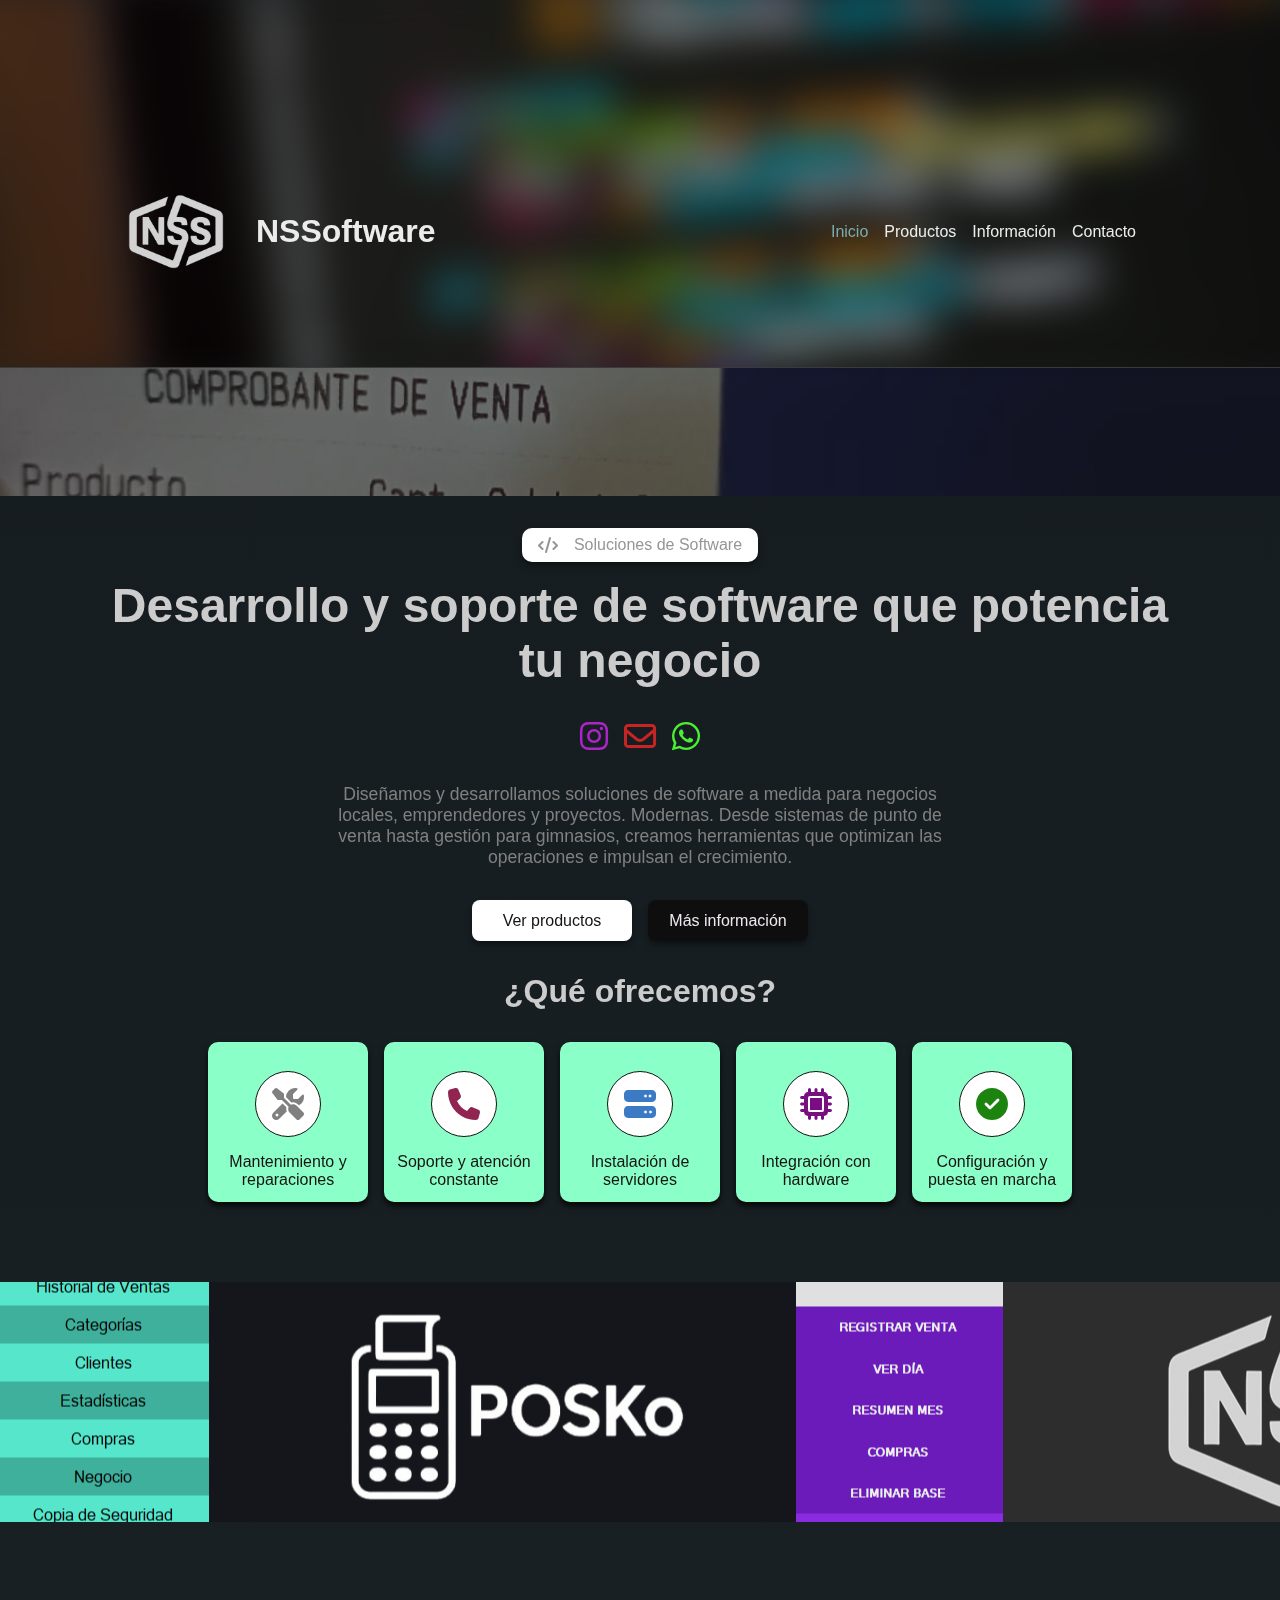
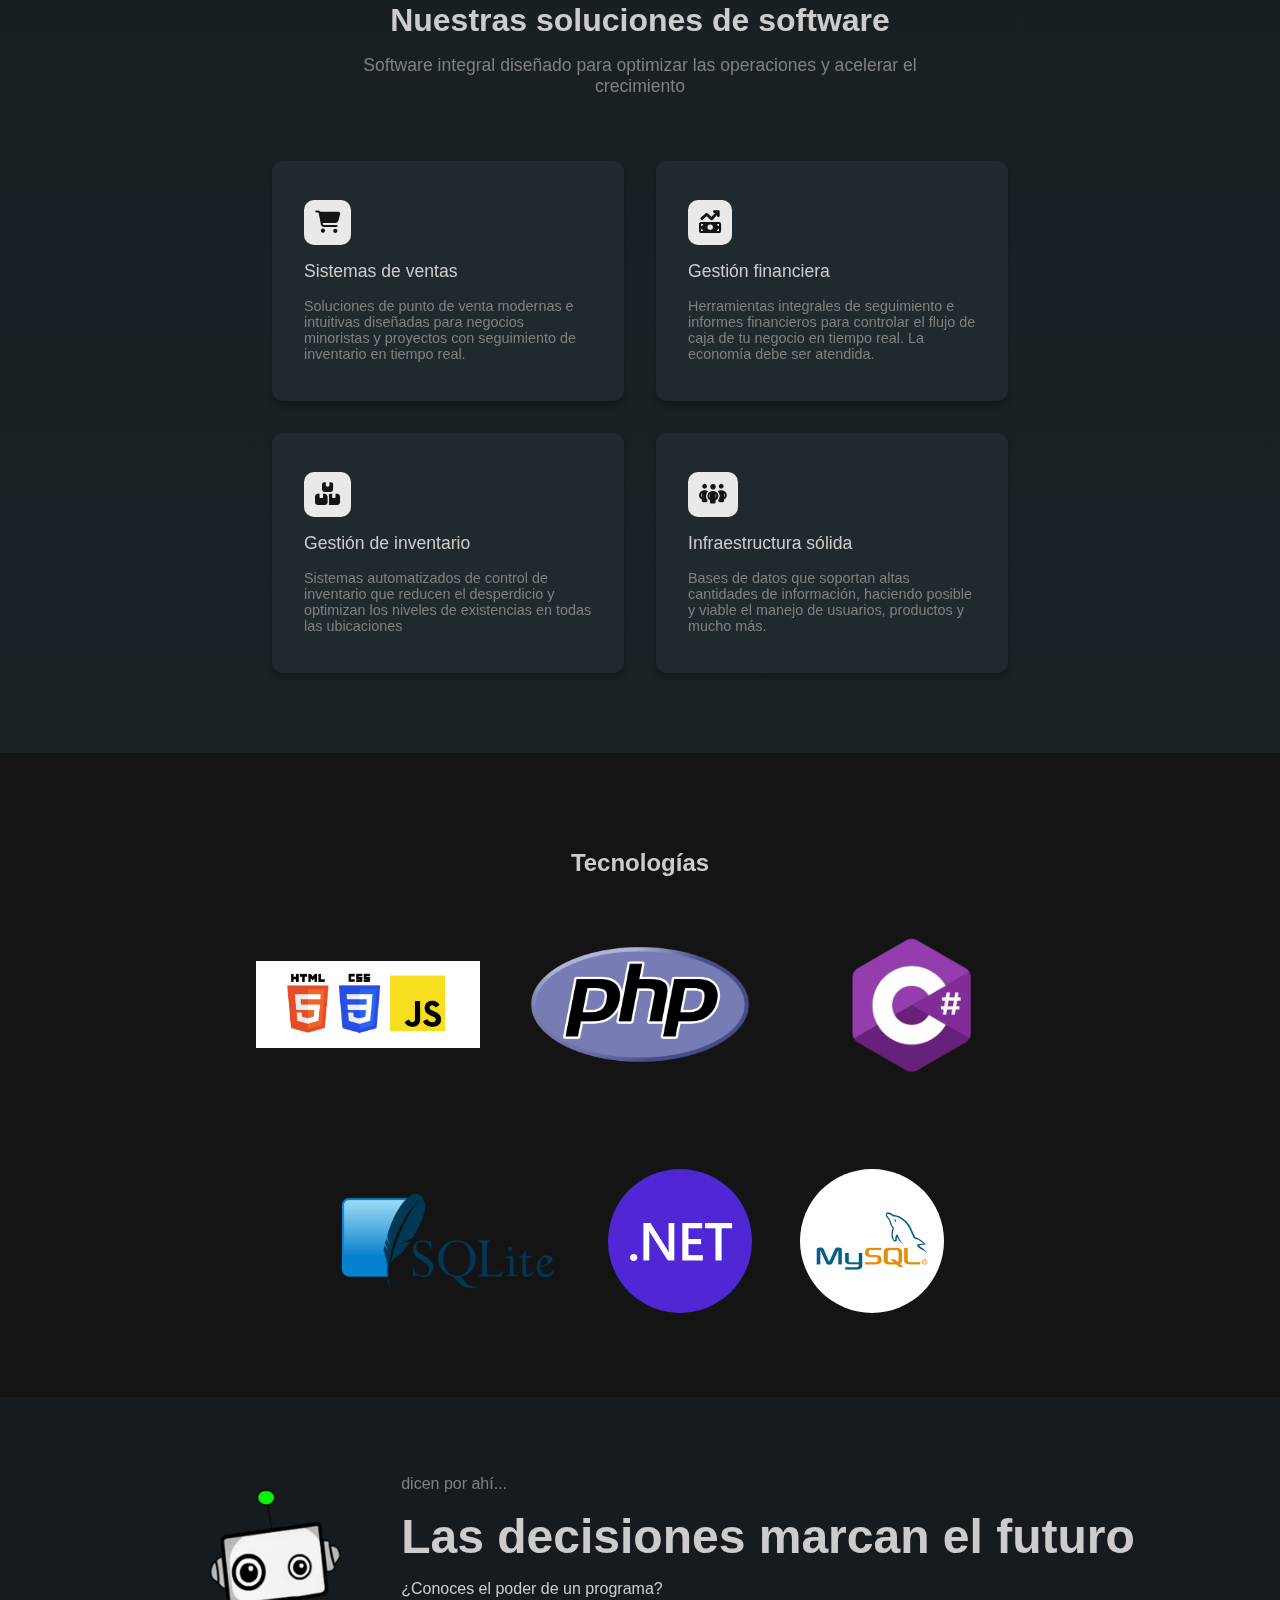
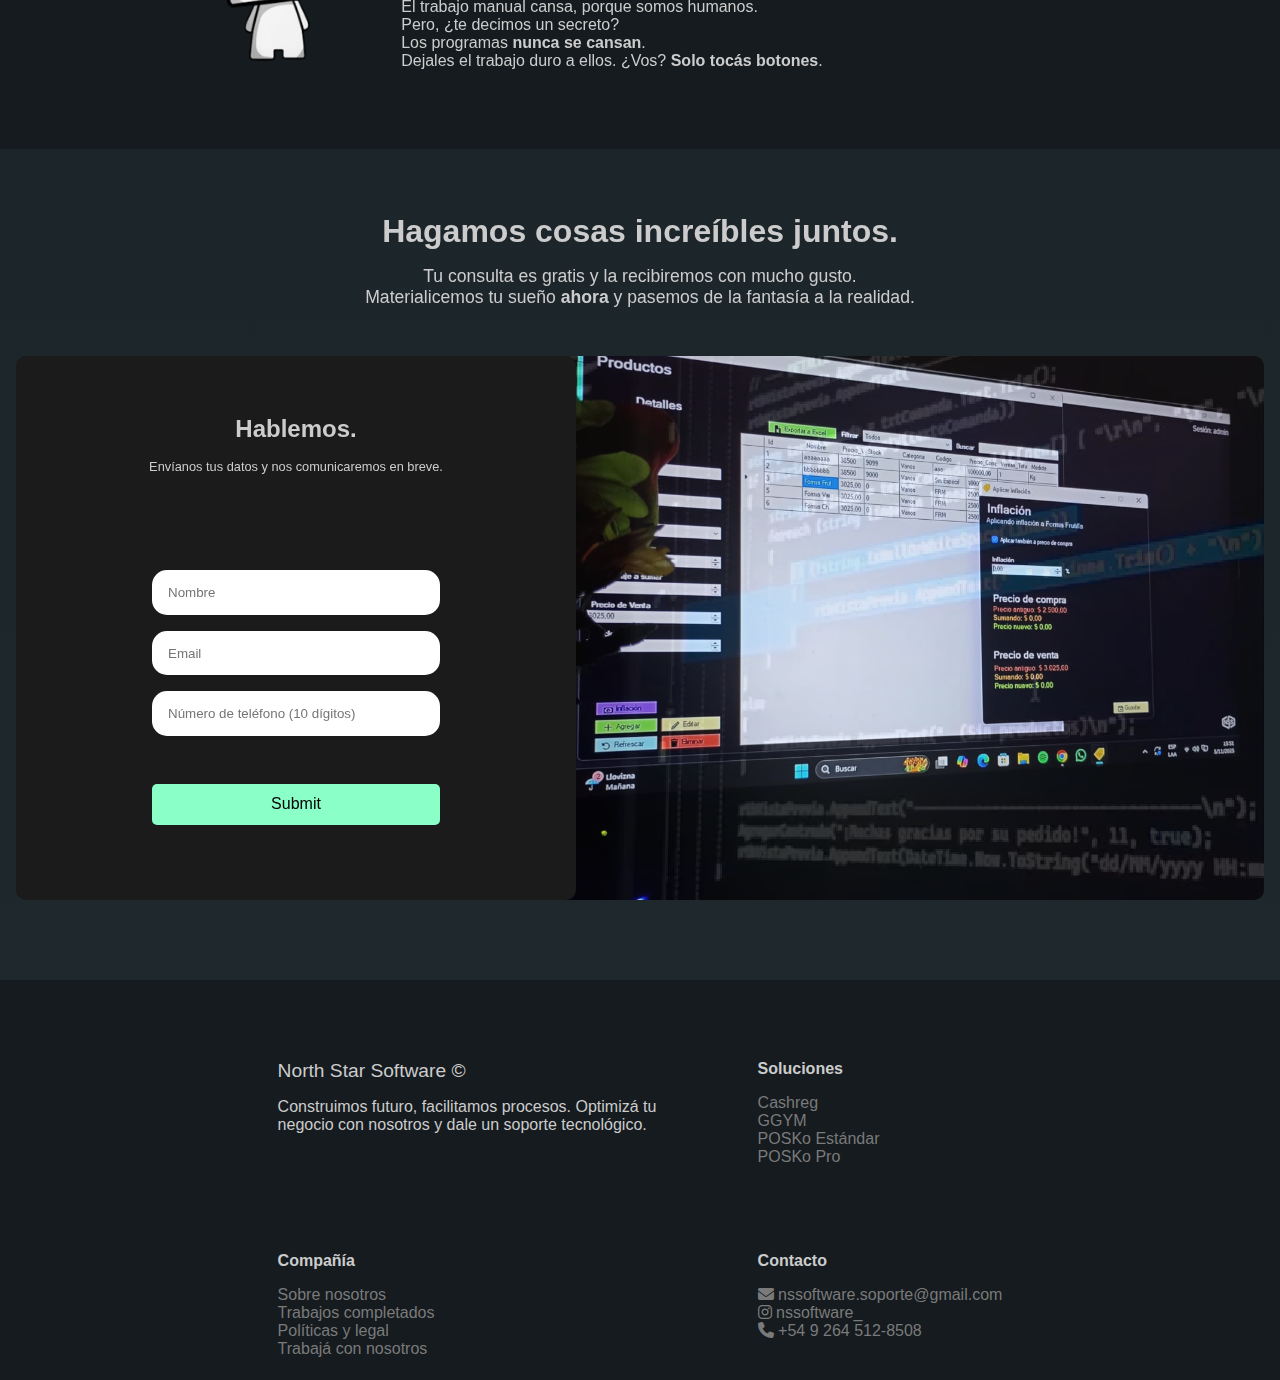
<file: index.html>
<!DOCTYPE html>
<html lang="en">
<head>
    <meta charset="UTF-8">
    <meta name="viewport" content="width=device-width, initial-scale=1.0">
    <title>Home - NSS</title>
    <link rel="stylesheet" href="css/reset.css">
    <link rel="stylesheet" href="css/header_nav.css">
    <link rel="stylesheet" href="css/boxes.css">
    <link rel="stylesheet" href="css/footer.css">
    <link rel="stylesheet" href="https://cdnjs.cloudflare.com/ajax/libs/font-awesome/6.5.1/css/all.min.css">
    <link rel="icon" type="image/png" href="img/NSSlogo2-removebg-preview.png">
</head>
<body class="home">
    <div id="container">

        <div class="header-nav">
            <header>
                <img src="img/NSSlogo2-removebg-preview.png" id="logo" alt="Logo">
                <h1><span>NSSoftware</span></h1>
            </header>

            <nav>
                <a href="index.html" style="color: #77adb1;">Inicio</a>
                <a href="productos.html">Productos</a>
                <a href="info.html">Información</a>
                <a href="contacto.html">Contacto</a>
            </nav>
        </div>

        <div class="index_info">

            <div class="img-working"></div>

            <p id="software_solutions"><i class="fa-solid fa-code"></i> Soluciones de Software</p>

            <p class="title-2">Desarrollo y soporte de software que potencia tu negocio</p>
            <div class="redes">
                <a href="https://www.instagram.com/nssoftware_/" target="_blank"><i class="fa-brands fa-instagram" style="color: #ac25c7;"></i></a>
                <a href="https://mail.google.com/mail/u/0/?tab=rm&ogbl#inbox?compose=jrjtXFCLBCjrSbngZpMJJWPnPsdNgWhwcJkFWqCrsxHrJhGXZxSQHwFZGBVxCnHLjxsrNTMN" target="_blank"><i class="fa-regular fa-envelope" style="color: #c72525;"></i></a>
                <a href="https://wa.me/2645128508?text=¡Hola!%20Me%20interesa%20conocer%20más%20sobre%20sus%20servicios." target="_blank"><i class="fa-brands fa-whatsapp" style="color: #4af133;"></i></a>
            </div>
            <p class="info-2" style="color: gray;">Diseñamos y desarrollamos soluciones de software a medida para negocios locales, emprendedores y proyectos. Modernas. Desde sistemas de punto de venta hasta gestión para gimnasios, creamos herramientas que optimizan las operaciones e impulsan el crecimiento.</p>

            <div class="buttons">
                <a href="productos.html" class="b1">Ver productos</a>
                <a href="info.html" class="b2">Más información</a>
            </div>

            <p class="title-3">¿Qué ofrecemos?</p>

            <div class="mnts">
                <div class="mnt">
                    <i class="fa-solid fa-screwdriver-wrench" style="color: gray;"></i>
                    <p class="mnt_desc">Mantenimiento y reparaciones</p>
                </div>
                <div class="mnt">
                    <i class="fa-solid fa-phone" style="color: rgb(145, 37, 82);"></i>
                    <p class="mnt_desc">Soporte y atención constante</p>
                </div>  
                <div class="mnt">
                    <i class="fa-solid fa-server" style="color: rgb(59, 123, 197);"></i>
                    <p class="mnt_desc">Instalación de servidores</p>
                </div>
                <div class="mnt">
                    <i class="fa-solid fa-microchip" style="color: rgb(121, 14, 131);"></i>
                    <p class="mnt_desc">Integración con hardware</p>
                </div>
                <div class="mnt">
                    <i class="fa-solid fa-circle-check" style="color: rgb(27, 131, 14);"></i>
                    <p class="mnt_desc">Configuración y puesta en marcha</p>
                </div>
            </div>

            
            <div class="ad"></div>

            <div style="margin: 0 0 4rem 0;">
                <p class="title-3">Nuestras soluciones de software</p>
                <p class="info-2" style="color: gray;">Software integral diseñado para optimizar las operaciones y acelerar el crecimiento</p>
            </div>
        
            <div class="caracteristicas">
                <div class="caracteristica">
                    <i class="fa-solid fa-cart-shopping"></i>
                    <p class="car_title">Sistemas de ventas</p>
                    <p class="car_desc">Soluciones de punto de venta modernas e intuitivas diseñadas para negocios minoristas y proyectos con seguimiento de inventario en tiempo real.</p>
                </div>
                <div class="caracteristica">
                    <i class="fa-solid fa-money-bill-trend-up"></i>
                    <p class="car_title">Gestión financiera</p>
                    <p class="car_desc">Herramientas integrales de seguimiento e informes financieros para controlar el flujo de caja de tu negocio en tiempo real. La economía debe ser atendida. </p>
                </div>
                <div class="caracteristica">
                    <i class="fa-solid fa-boxes-stacked"></i>
                    <p class="car_title">Gestión de inventario</p>
                    <p class="car_desc">Sistemas automatizados de control de inventario que reducen el desperdicio y optimizan los niveles de existencias en todas las ubicaciones</p>
                </div>
                <div class="caracteristica">
                    <i class="fa-solid fa-people-group"></i>
                    <p class="car_title">Infraestructura sólida</p>
                    <p class="car_desc">Bases de datos que soportan altas cantidades de información, haciendo posible y viable el manejo de usuarios, productos y mucho más.</p>
                </div>
            </div>

        </div>

        <div class="tech">

            <p class="title">Tecnologías</p>

            <div class="techs">
                    <div class="tech-img">
                        <img src="img/packweb.png" alt="combo_web">
                    </div>
                    <div class="tech-img">
                        <img src="img/php.png" alt="php">
                    </div>
                    <div class="tech-img">
                        <img src="img/Csharp_Logo.png" alt="csharp">
                    </div>
                    <div class="tech-img">
                        <img src="img/SQLite370.svg.png" alt="sqlite">
                    </div>
                    <div class="tech-img">
                        <img src="img/Microsoft_.NET_logo.svg.png" style="max-width: 9rem;border-radius: 50%;" alt=".net">
                    </div>
                    <div class="tech-img">
                        <img src="img/MySQL.png" style="max-width: 9rem; border-radius: 50%;" alt=".net">
                    </div>
            </div>
        </div>

        <div class="img-info" style="background: #151b1f;">

            <img src="img/Mini-Robot.png" id="northbot" alt="northbot">

            <div style="position: relative;">
                <p class="info-3" style="color: gray;">dicen por ahí...</p>
                <p class="title-2">Las decisiones marcan el futuro</p>

                <p class="info-3">¿Conoces el poder de un programa?</p>
                <p class="info-3">El trabajo manual cansa, porque somos humanos.</p>
                <p class="info-3">Pero, ¿te decimos un secreto?</p>
                <p class="info-3">Los programas <b>nunca se cansan</b>.</p>
                <p class="info-3">Dejales el trabajo duro a ellos. ¿Vos? <b>Solo tocás botones</b>.</p>
            </div>

        </div>


        <p class="title-3" style="margin-top: 4rem;">Hagamos cosas increíbles juntos.</p>
        <p class="info-2">Tu consulta es gratis y la recibiremos con mucho gusto.</p>
        <p class="info-2">Materialicemos tu sueño <b>ahora</b> y pasemos de la fantasía a la realidad.</p>
    </div>

    <div class="form-atractivo">
        <div class="cta">
            <p class="title">Hablemos.</p>
            <p style="text-align: center; margin-bottom: 2rem; font-size: 0.8rem;">Envíanos tus datos y nos comunicaremos en breve.</p>
            <form action="https://api.web3forms.com/submit" method="POST">
                <input type="hidden" name="access_key" value="26c8883b-0908-4140-92fe-26d0e4439224">
                
                <input name="Nombre" type="text" placeholder="Nombre" required>
                <input name="Correo Electrónico" type="email" placeholder="Email" required>
                <input name="Número de Teléfono" type="text" pattern="[0-9]{10}" placeholder="Número de teléfono (10 dígitos)" required>
                
                <input type="submit">
            </form>

        </div>
        <div class="img-form-atractivo">
            <video autoplay muted loop playsinline>
                <source src="img/videoad.mp4" type="video/mp4">
            </video>
        </div>
    </div>


    <footer>

        <div class="seccion">
            <section>
                <p style="width: fit-content; font-size: 1.2rem; margin: 1rem 0;">North Star Software &copy;</p>
                <p>Construimos futuro, facilitamos procesos. Optimizá tu negocio con nosotros y dale un soporte tecnológico.</p>
            </section>

            <section>

                <b>Compañía</b>

                <a href="sobrenosotros.html">Sobre nosotros</a>
                <a href="trabajoscompletados.html">Trabajos completados</a>
                <a href="politicasylegal.html">Políticas y legal</a>
                <a href="trabajaconnosotros.html">Trabajá con nosotros</a>
            </section>
        </div>

        <div class="seccion">
            <section>
                <b>Soluciones</b>

                <a href="cashreg.html">Cashreg</a>
                <a href="gym.html">GGYM</a>
                <a href="posko.html">POSKo Estándar</a>
                <a href="poskopro.html">POSKo Pro</a>
            </section>
            
            <section>
                <b>Contacto</b>

                <a><i class="fa-solid fa-envelope"></i> nssoftware.soporte@gmail.com</a>
                <a><i class="fa-brands fa-instagram"></i> nssoftware_</a>
                <a><i class="fa-solid fa-phone"></i> +54 9 264 512-8508</a>
            </section>
        </div>
    </footer>
</body>
</html>
</file>
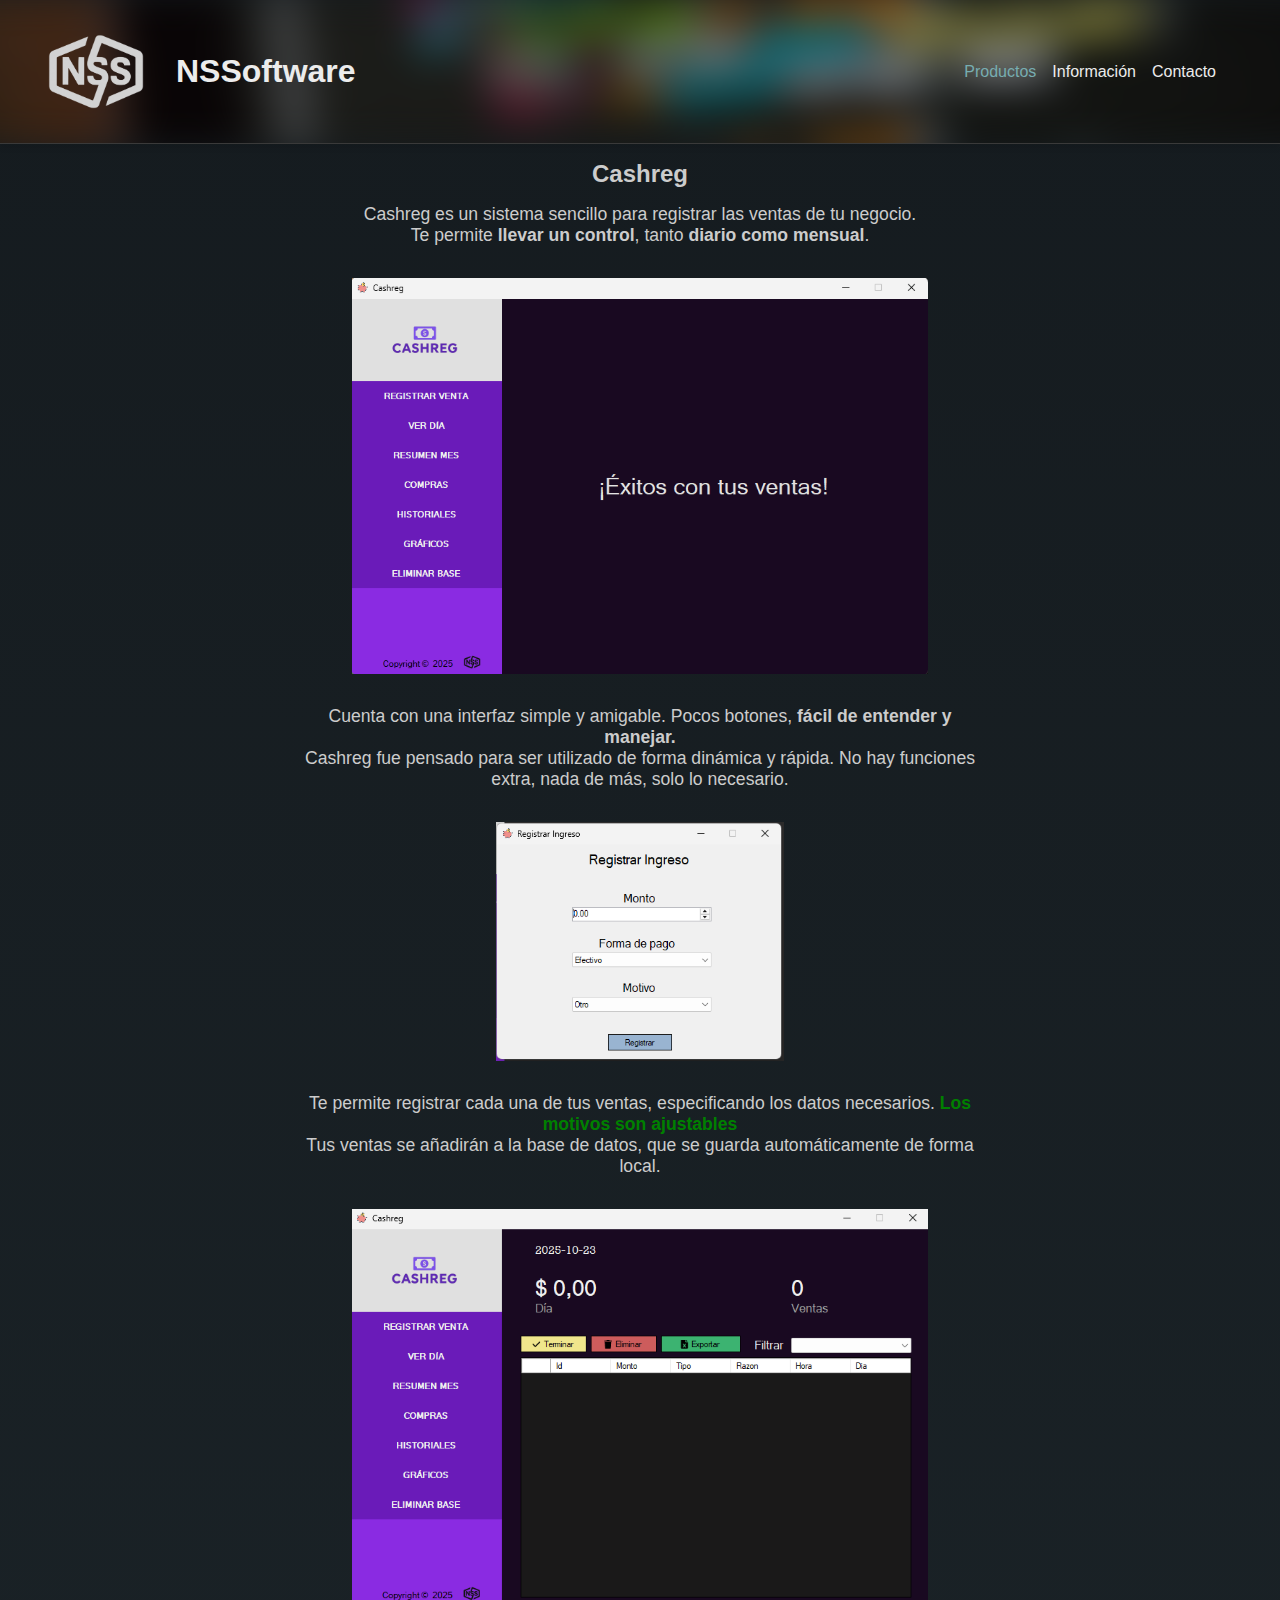
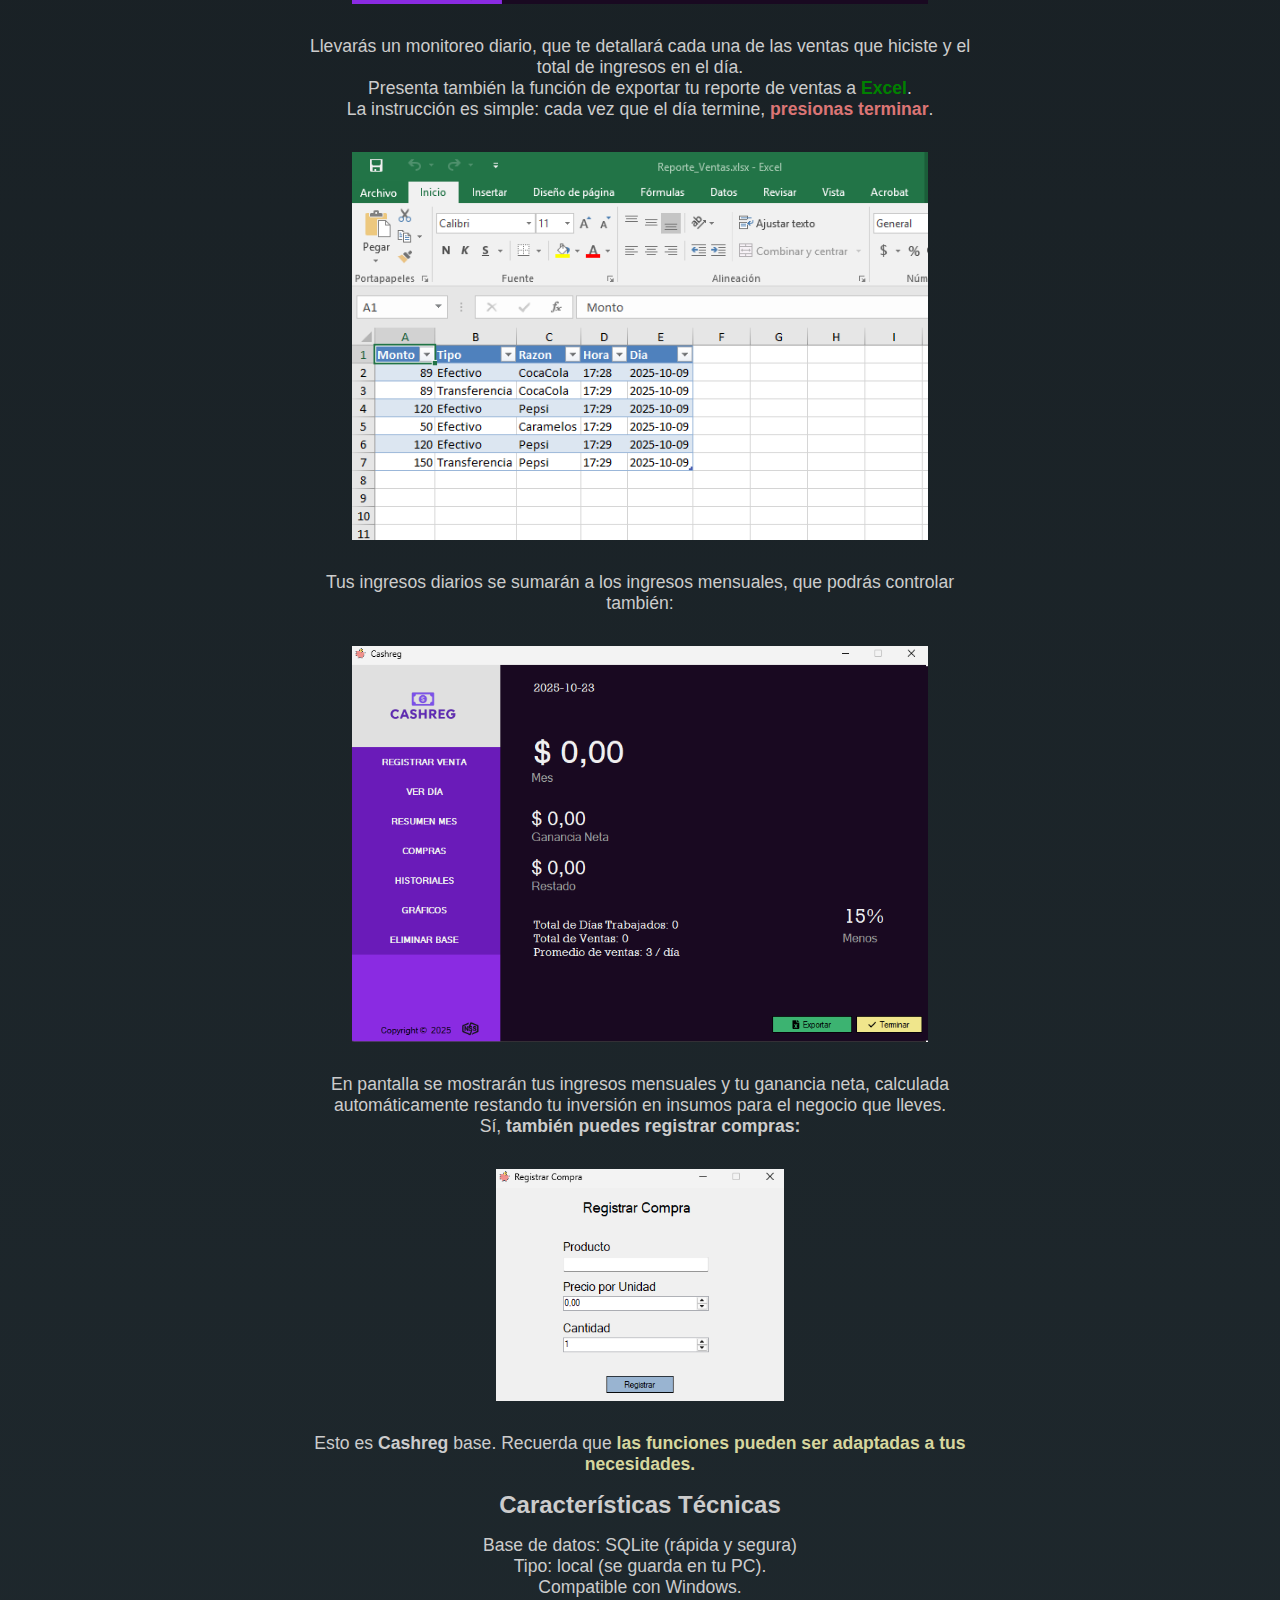
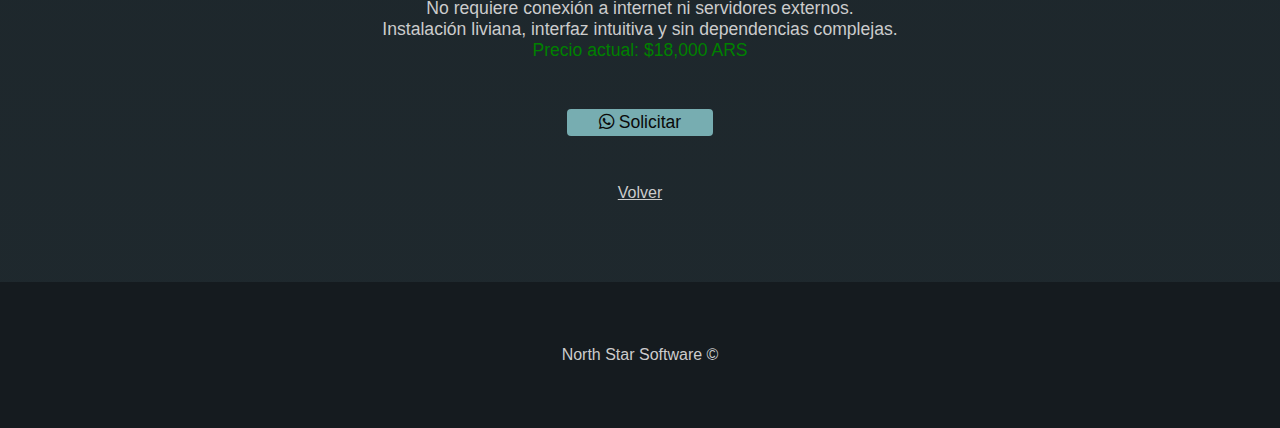
<file: cashreg.html>
<!DOCTYPE html>
<html lang="en">
<head>
    <meta charset="UTF-8">
    <meta name="viewport" content="width=device-width, initial-scale=1.0">
    <title>Productos - NSS</title>
    <link rel="stylesheet" href="css/reset.css">
    <link rel="stylesheet" href="css/header_nav.css">
    <link rel="stylesheet" href="css/boxes.css">
    <link rel="stylesheet" href="css/footer.css">
    <link rel="stylesheet" href="css/preview.css">
    <link rel="stylesheet" href="https://cdnjs.cloudflare.com/ajax/libs/font-awesome/6.5.1/css/all.min.css">
    <link rel="icon" type="image/png" href="img/NSSlogo2-removebg-preview.png">
</head>
<body>
    <div id="container">
        <div class="header-nav">
            <header>
                <img src="img/NSSlogo2-removebg-preview.png" id="logo" alt="Logo">
                <h1><span>NSSoftware</span></h1>
            </header>

            <nav>
                <a href="index.html" style="color: #77adb1;">Productos</a>
                <a href="info.html">Información</a>
                <a href="contacto.html">Contacto</a>
            </nav>
        </div>
        
        <main>
            <p class="title">Cashreg</p>

            <p class="info-2">Cashreg es un sistema sencillo para registrar las ventas de tu negocio.</p>
            <p class="info-2">Te permite <b>llevar un control</b>, tanto <b>diario como mensual</b>.</p>

            <img src="img/Cashreg/Main.png" alt="main">

            <p class="info-2">Cuenta con una interfaz simple y amigable. Pocos botones,<b> fácil de entender y manejar.</b></p>
            <p class="info-2">Cashreg fue pensado para ser utilizado de forma dinámica y rápida. No hay funciones extra, nada de más, solo lo necesario.</p>

            <img src="img/Cashreg/RegistrarVenta.png" class="img2" alt="main">

            <p class="info-2">Te permite registrar cada una de tus ventas, especificando los datos necesarios. <b style="color: green;">Los motivos son ajustables</b></p>

            <p class="info-2">Tus ventas se añadirán a la base de datos, que se guarda automáticamente de forma local.</p>

            <img src="img/Cashreg/VentasDia.png" alt="main">

            <p class="info-2">Llevarás un monitoreo diario, que te detallará cada una de las ventas que hiciste y el total de ingresos en el día.</p>
            <p class="info-2">Presenta también la función de exportar tu reporte de ventas a <b style="color: green;">Excel</b>.</p>
            <p class="info-2">La instrucción es simple: cada vez que el día termine, <b style="color: rgb(219, 117, 117);">presionas terminar</b>.</p>

            <img src="img/Cashreg/Excel.png" alt="Reporte de Ventas en Excel">

            <p class="info-2">Tus ingresos diarios se sumarán a los ingresos mensuales, que podrás controlar también:</p>

            <img src="img/Cashreg/ResumenMes.png" alt="main">

            <p class="info-2">En pantalla se mostrarán tus ingresos mensuales y tu ganancia neta, calculada automáticamente restando tu inversión en insumos para el negocio que lleves.</p>
            <p class="info-2">Sí, <b>también puedes registrar compras:</b></p>

            <img src="img/Cashreg/RegistrarCompra.png" class="img2" alt="main">

            <p class="info-2">Esto es <b>Cashreg</b> base. Recuerda que <b style="color: rgb(214, 214, 158);">las funciones pueden ser adaptadas a tus necesidades.</b></p>
            <p class="title">Características Técnicas</p>
            <p class="info-2">Base de datos: SQLite (rápida y segura)</p>
            <p class="info-2">Tipo: local (se guarda en tu PC).</p>
            <p class="info-2">Compatible con Windows.</p>
            <p class="info-2">No requiere conexión a internet ni servidores externos.</p>
            <p class="info-2">Instalación liviana, interfaz intuitiva y sin dependencias complejas.</p>

            <p class="info-2" style="color: green;">Precio actual: $18,000 ARS</p>

            <a class="boton" href="https://wa.me/5492645128508?text=¡Hola!%20Quiero%20saber%20más%20sobre%20Cashreg." target="_blank"><i class="fa-brands fa-whatsapp"></i> Solicitar</a>

            <a href="index.html" class="b_volver">Volver</a>

        </main> 

    </div>
    <footer>
        North Star Software &copy;
    </footer>
</body>
</html>
</file>
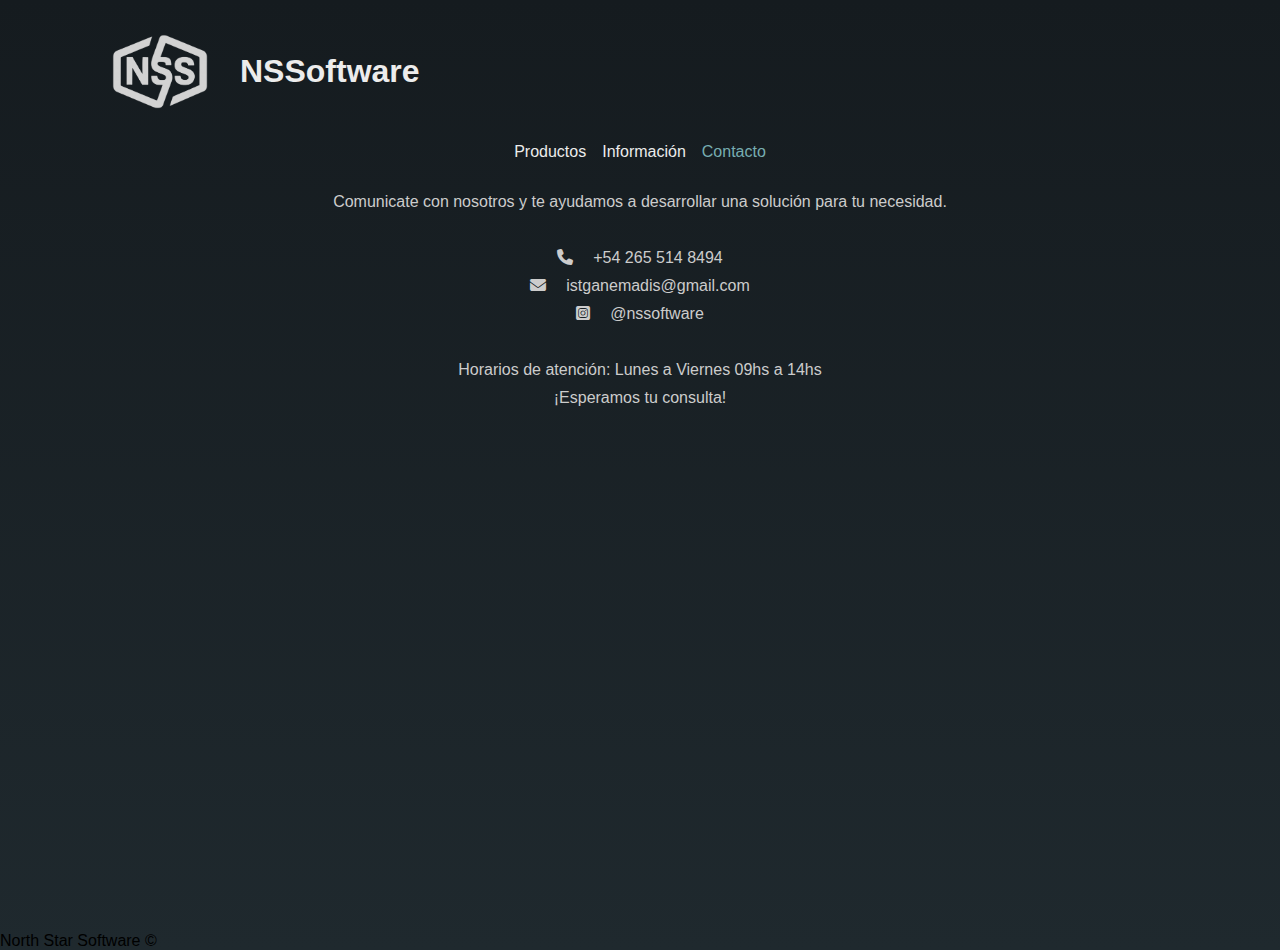
<file: contacto.html>
<!DOCTYPE html>
<html lang="en">
<head>
    <meta charset="UTF-8">
    <meta name="viewport" content="width=device-width, initial-scale=1.0">
    <title>Productos - NSS</title>
    <link rel="stylesheet" href="css/reset.css">
    <link rel="stylesheet" href="css/header_nav.css">
    <link rel="stylesheet" href="css/boxes.css">
    <link rel="stylesheet" href="https://cdnjs.cloudflare.com/ajax/libs/font-awesome/6.5.1/css/all.min.css">
</head>
<body>
    <div id="container">
        <header>
            <img src="img/NSSlogo2-removebg-preview.png" id="logo" alt="Logo">
            <h1><span>NSSoftware</span></h1>
        </header>

        <nav>
            <a href="index.html">Productos</a>
            <a href="info.html">Información</a>
            <a href="contacto.html" style="color: #77adb1;">Contacto</a>
        </nav>

        <section class="content" style="text-align: center; color: #ccc; display: flex; flex-direction: column; gap: 10px; justify-content: center; align-items: center;">
            <p class="info">Comunicate con nosotros y te ayudamos a desarrollar una solución para tu necesidad.</p>
            <br>
            <div style="display: flex; flex-direction: row; gap: 20px;">
                <i class="fa-solid fa-phone"></i>
                <p>+54 265 514 8494</p>
            </div>
            <div style="display: flex; flex-direction: row; gap: 20px;">
                <i class="fa-solid fa-envelope"></i>
                <p>istganemadis@gmail.com</p>
            </div>
            <div style="display: flex; flex-direction: row; gap: 20px;">
                <i class="fa-brands fa-square-instagram"></i>
                <p>@nssoftware</p>
            </div>
            <br>
            <p>Horarios de atención: Lunes a Viernes 09hs a 14hs</p>
            <p>¡Esperamos tu consulta!</p>
        </section>
    </div>
    <footer>
        North Star Software &copy;
    </footer>
</body>
</html>
</file>
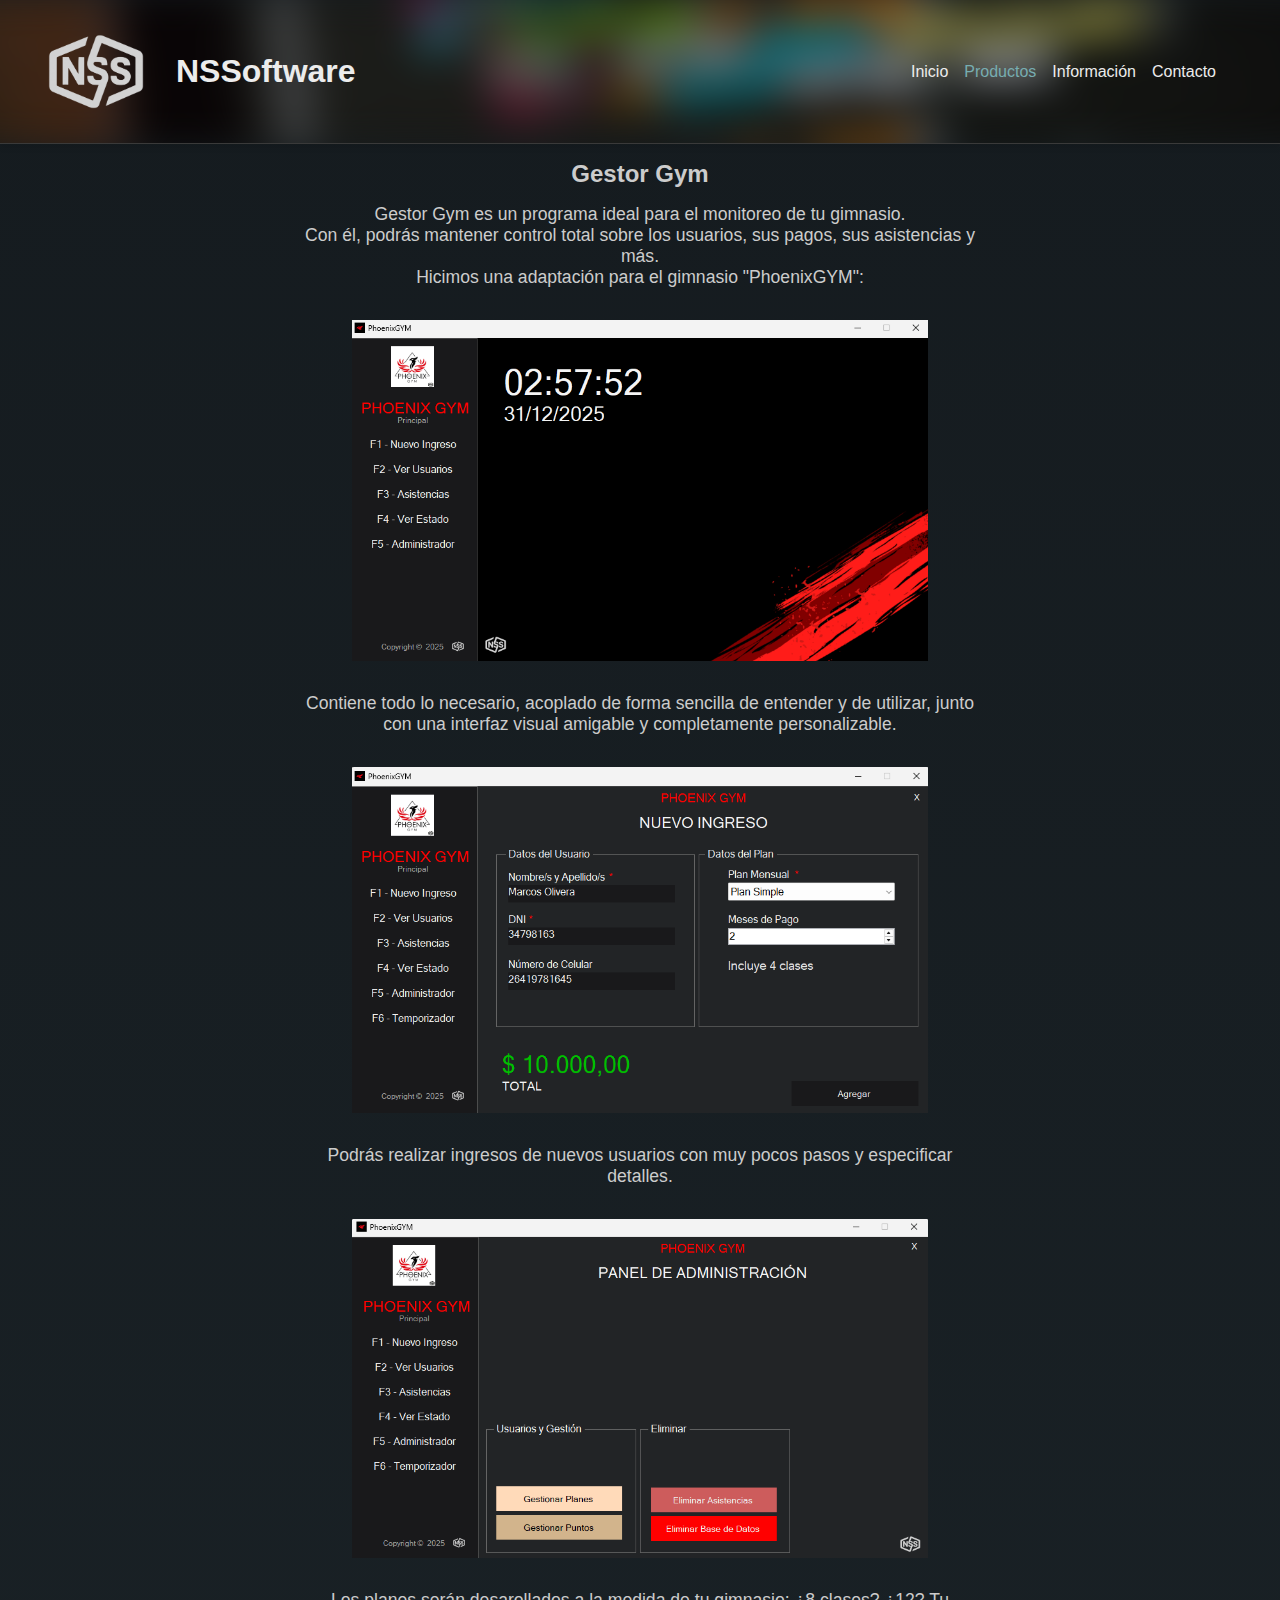
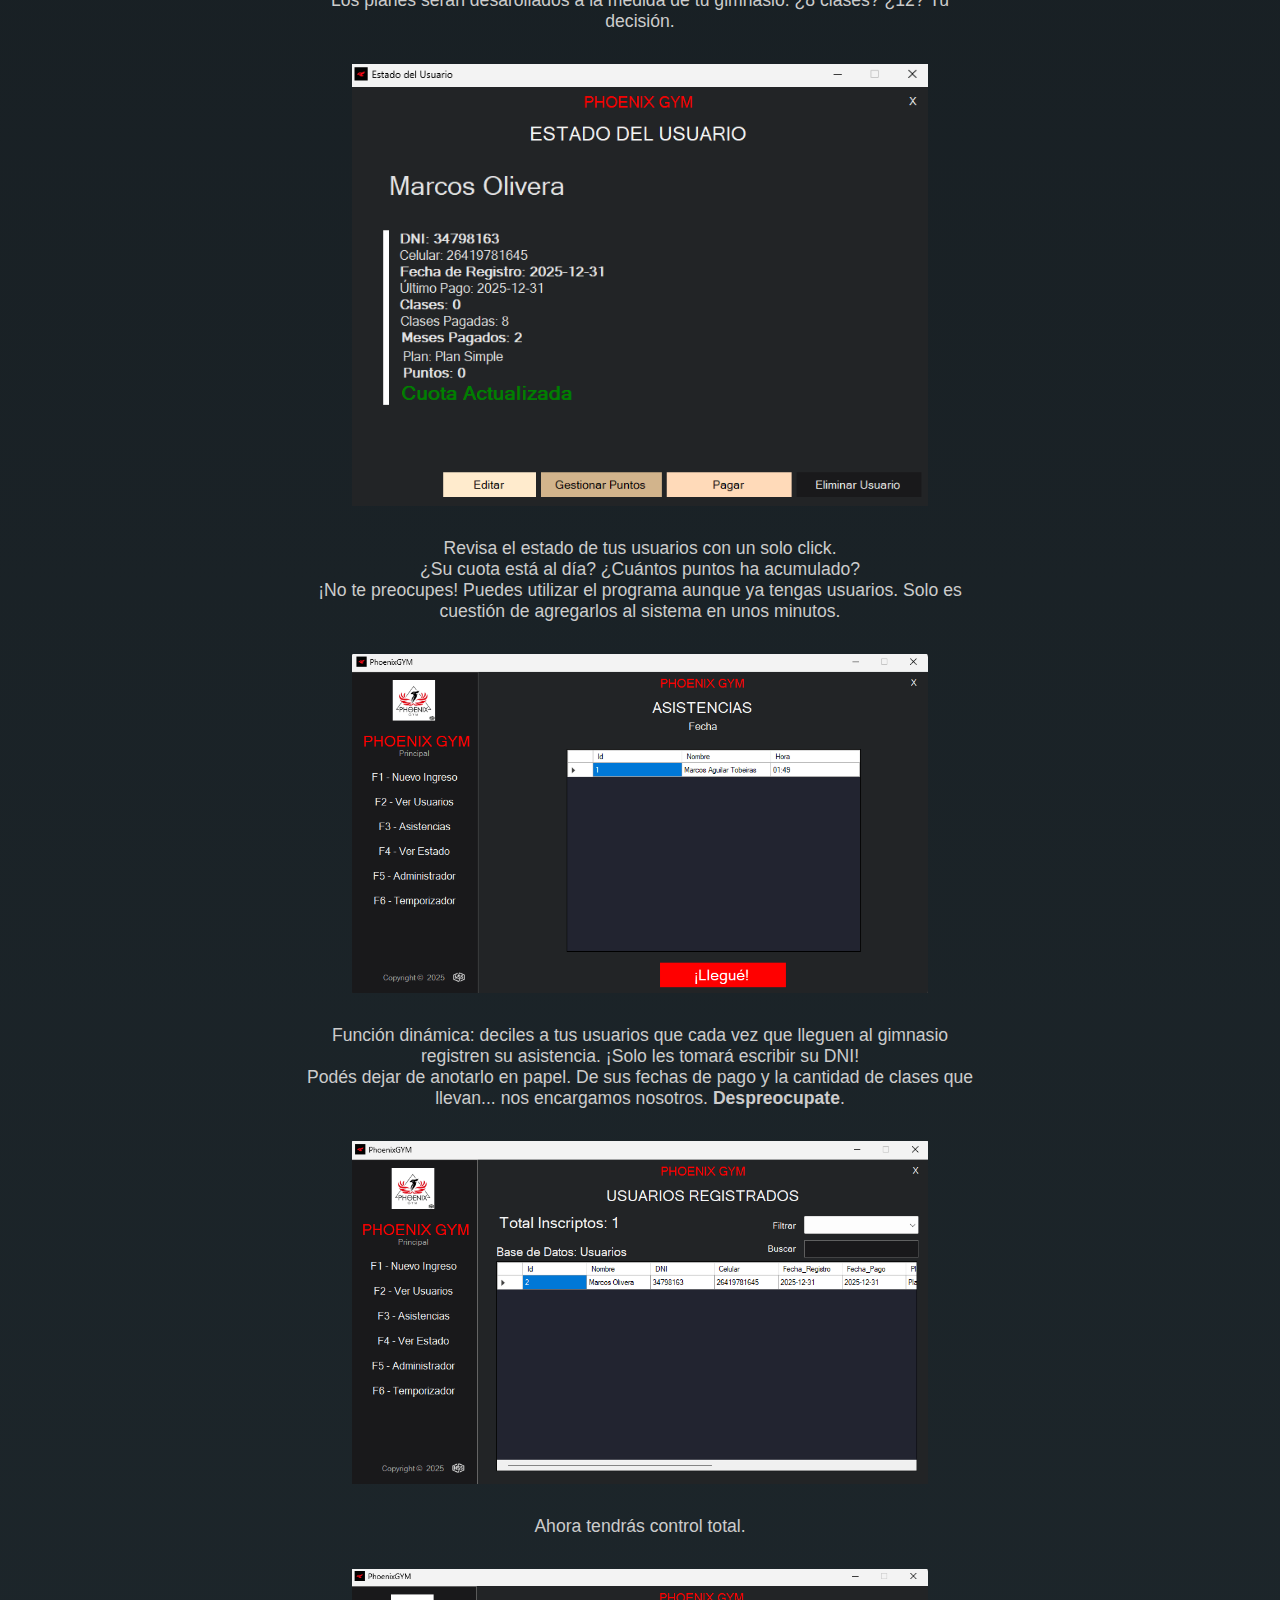
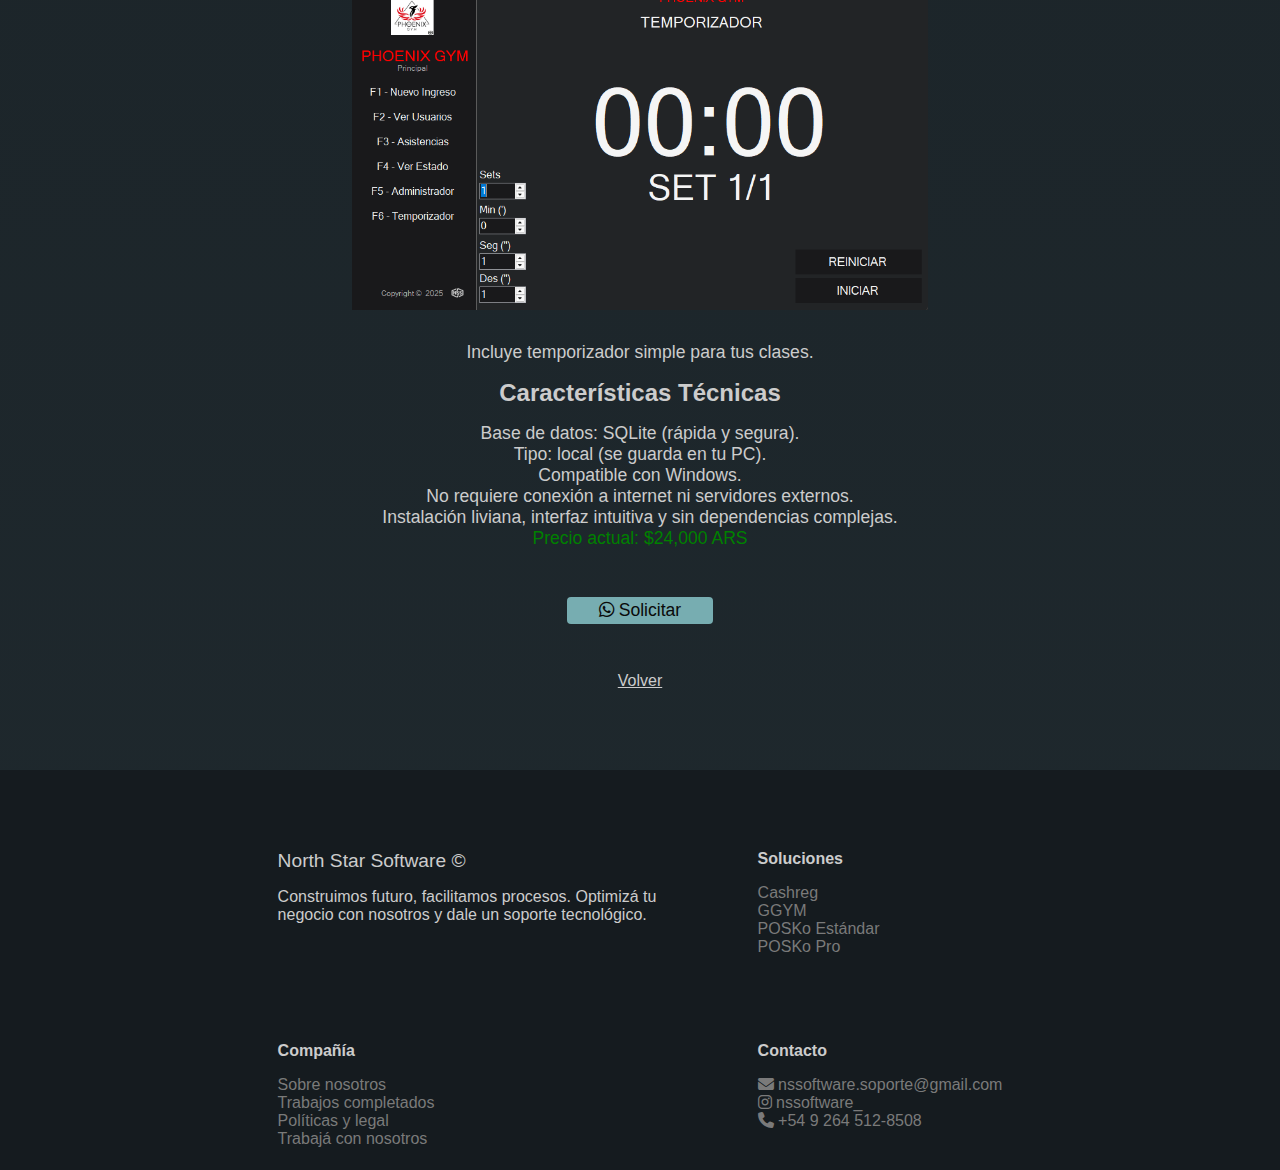
<file: gym.html>
<!DOCTYPE html>
<html lang="en">
<head>
    <meta charset="UTF-8">
    <meta name="viewport" content="width=device-width, initial-scale=1.0">
    <title>Productos - NSS</title>
    <link rel="stylesheet" href="css/reset.css">
    <link rel="stylesheet" href="css/header_nav.css">
    <link rel="stylesheet" href="css/boxes.css">
    <link rel="stylesheet" href="css/footer.css">
    <link rel="stylesheet" href="css/preview.css">
    <link rel="stylesheet" href="https://cdnjs.cloudflare.com/ajax/libs/font-awesome/6.5.1/css/all.min.css">
    <link rel="icon" type="image/png" href="img/NSSlogo2-removebg-preview.png">
</head>
<body>
    <div id="container">
        <div class="header-nav">
            <header>
                <img src="img/NSSlogo2-removebg-preview.png" id="logo" alt="Logo">
                <h1><span>NSSoftware</span></h1>
            </header>

            <nav>
                <a href="index.html">Inicio</a>
                <a href="productos.html" style="color: #77adb1;">Productos</a>
                <a href="info.html">Información</a>
                <a href="contacto.html">Contacto</a>
            </nav>
        </div>
        
        <main>
            <p class="title">Gestor Gym</p>

            <p class="info-2">Gestor Gym es un programa ideal para el monitoreo de tu gimnasio.</p>

            <p class="info-2">Con él, podrás mantener control total sobre los usuarios, sus pagos, sus asistencias y más.</p>

            <p class="info-2">Hicimos una adaptación para el gimnasio "PhoenixGYM":</p>

            <img src="img/PhoenixGYM/Main.png" alt="Main">

            <p class="info-2">Contiene todo lo necesario, acoplado de forma sencilla de entender y de utilizar, junto con una interfaz visual amigable y completamente personalizable.</p>

            <img src="img/PhoenixGYM/Ingreso.png" alt="Nuevo Ingreso">

            <p class="info-2">Podrás realizar ingresos de nuevos usuarios con muy pocos pasos y especificar detalles.</p>

            <img src="img/PhoenixGYM/Administrador.png" alt="Nuevo Ingreso">

            <p class="info-2">Los planes serán desarollados a la medida de tu gimnasio: ¿8 clases? ¿12? Tu decisión.</p>

            <img src="img/PhoenixGYM/Estado.png" class="img" alt="Estado del Usuario">

            <p class="info-2">Revisa el estado de tus usuarios con un solo click.</p>
            <p class="info-2">¿Su cuota está al día? ¿Cuántos puntos ha acumulado?</p>

            <p class="info-2">¡No te preocupes! Puedes utilizar el programa aunque ya tengas usuarios. Solo es cuestión de agregarlos al sistema en unos minutos.</p>

            <img src="img/PhoenixGYM/Asistencias.png" alt="Marcar Asistencia">

            <p class="info-2">Función dinámica: deciles a tus usuarios que cada vez que lleguen al gimnasio registren su asistencia. ¡Solo les tomará escribir su DNI!</p>

            <p class="info-2">Podés dejar de anotarlo en papel. De sus fechas de pago y la cantidad de clases que llevan... nos encargamos nosotros. <b>Despreocupate</b>.</p>

            <img src="img/PhoenixGYM/Usuarios.png" alt="Panel de Usuarios">

            <p class="info-2">Ahora tendrás control total.</p>

            <img src="img/PhoenixGYM/Temporizador.png" alt="Nuevo Ingreso">

            <p class="info-2">Incluye temporizador simple para tus clases.</p>

            <p class="title">Características Técnicas</p>
            <p class="info-2">Base de datos: SQLite (rápida y segura).</p>
            <p class="info-2">Tipo: local (se guarda en tu PC).</p>
            <p class="info-2">Compatible con Windows.</p>
            <p class="info-2">No requiere conexión a internet ni servidores externos.</p>
            <p class="info-2">Instalación liviana, interfaz intuitiva y sin dependencias complejas.</p>

            <p class="info-2" style="color: green;" id="p_ggym">Precio actual: $24,000 ARS</p>

            <a class="boton" href="https://wa.me/5492645128508?text=¡Hola!%20Quiero%20saber%20más%20sobre%20Gestor%20de%20Gimnasios." target="_blank"><i class="fa-brands fa-whatsapp"></i> Solicitar</a>

            <a href="index.html" class="b_volver">Volver</a>

        </main> 

    </div>
<footer>

        <div class="seccion">
            <section>
                <p style="width: fit-content; font-size: 1.2rem; margin: 1rem 0;">North Star Software &copy;</p>
                <p>Construimos futuro, facilitamos procesos. Optimizá tu negocio con nosotros y dale un soporte tecnológico.</p>
            </section>

            <section>

                <b>Compañía</b>

                <a href="sobrenosotros.html">Sobre nosotros</a>
                <a href="trabajoscompletados.html">Trabajos completados</a>
                <a href="politicasylegal.html">Políticas y legal</a>
                <a href="trabajaconnosotros.html">Trabajá con nosotros</a>
            </section>
        </div>

        <div class="seccion">
            <section>
                <b>Soluciones</b>

                <a href="cashreg.html">Cashreg</a>
                <a href="gym.html">GGYM</a>
                <a href="posko.html">POSKo Estándar</a>
                <a href="poskopro.html">POSKo Pro</a>
            </section>
            
            <section>
                <b>Contacto</b>

                <a><i class="fa-solid fa-envelope"></i> nssoftware.soporte@gmail.com</a>
                <a><i class="fa-brands fa-instagram"></i> nssoftware_</a>
                <a><i class="fa-solid fa-phone"></i> +54 9 264 512-8508</a>
            </section>
        </div>
    </footer>

    <script src="./js/setprices.js"></script>
</body>
</html>
</file>
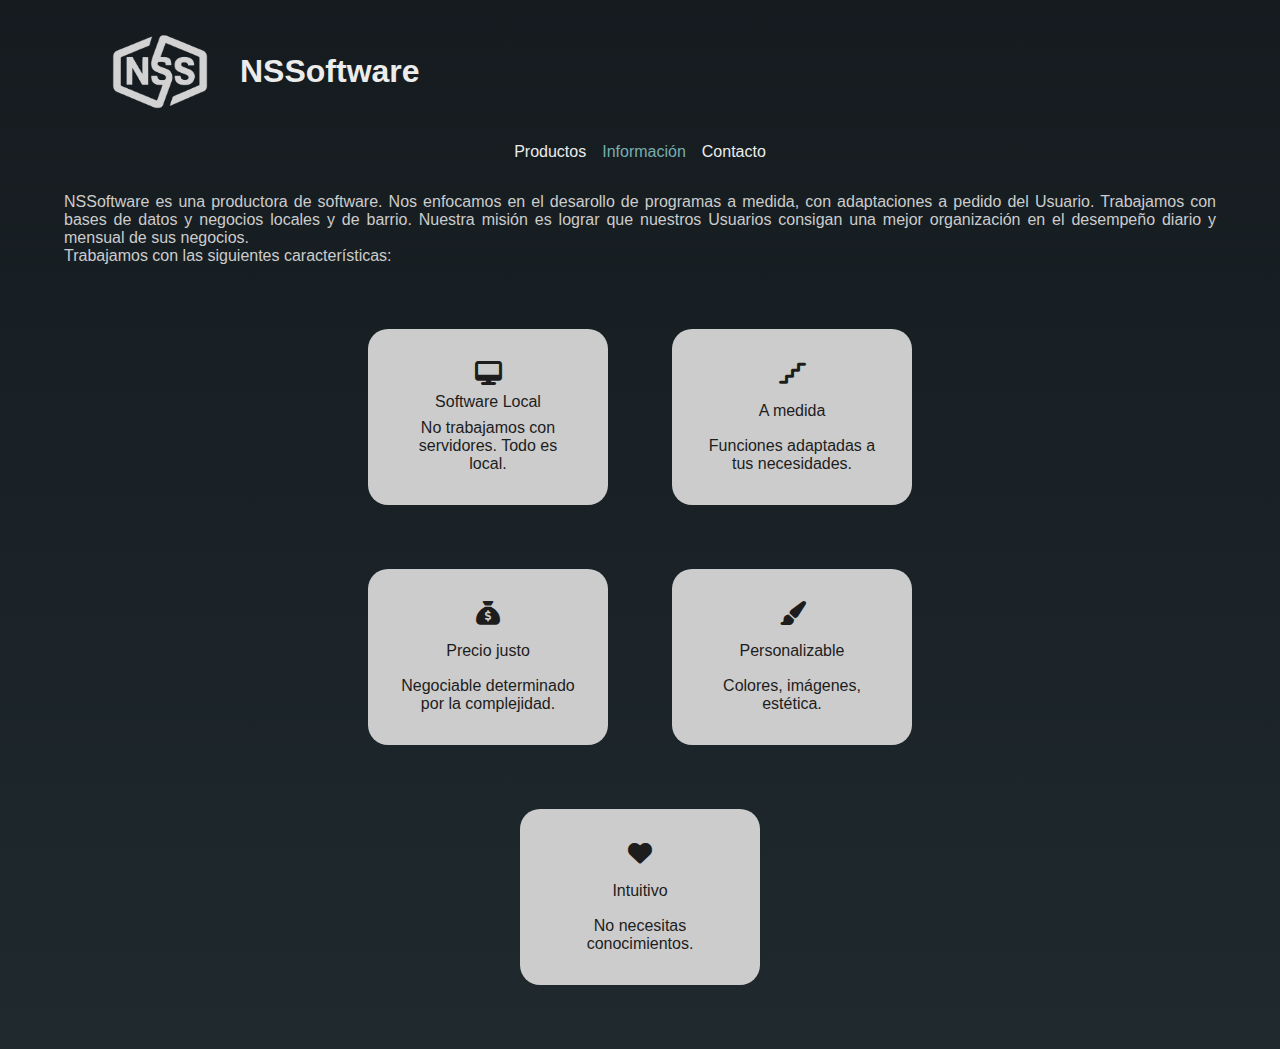
<file: info.html>
<!DOCTYPE html>
<html lang="en">
<head>
    <meta charset="UTF-8">
    <meta name="viewport" content="width=device-width, initial-scale=1.0">
    <title>Información - NSS</title>
    <link rel="stylesheet" href="css/reset.css">
    <link rel="stylesheet" href="css/header_nav.css">
    <link rel="stylesheet" href="css/boxes.css">
    <link rel="stylesheet" href="https://cdnjs.cloudflare.com/ajax/libs/font-awesome/6.5.1/css/all.min.css">
</head>
<body>
    <div id="container">
        <header>
            <img src="img/NSSlogo2-removebg-preview.png" id="logo" alt="Logo">
            <h1><span>NSSoftware</span></h1>
        </header>

        <nav>
            <a href="index.html">Productos</a>
            <a href="info.html" style="color: #77adb1;">Información</a>
            <a href="contacto.html">Contacto</a>
        </nav>

        <section>
            <p class="info">NSSoftware es una productora de software. Nos enfocamos en el desarollo de programas a medida, con adaptaciones a pedido del Usuario. Trabajamos con bases de datos y negocios locales y de barrio. Nuestra misión es lograr que nuestros Usuarios consigan una mejor organización en el desempeño diario y mensual de sus negocios.</p>
            <p class="info">Trabajamos con las siguientes características:</p>
            <div class="items">
                <div class="item">
                    <i class="fa-solid fa-desktop"></i>
                    <p>Software Local</p>
                    <p class="desc">No trabajamos con servidores. Todo es local.</p>
                </div>
                <div class="item">
                    <i class="fa-solid fa-stairs"></i>
                    <p>A medida</p>
                    <p class="desc">Funciones adaptadas a tus necesidades.</p>
                </div>
                <div class="item">
                    <i class="fa-solid fa-sack-dollar"></i>
                    <p>Precio justo</p>
                    <p class="desc">Negociable determinado por la complejidad.</p>
                </div>
                <div class="item">
                    <i class="fa-solid fa-paintbrush"></i>
                    <p>Personalizable</p>
                    <p class="desc">Colores, imágenes, estética.</p>
                </div>
                <div class="item">
                    <i class="fa-solid fa-heart"></i>
                    <p>Intuitivo</p>
                    <p class="desc">No necesitas conocimientos.</p>
                </div>
            </div>
        </section>
    </div>
</body>
</html>
</file>
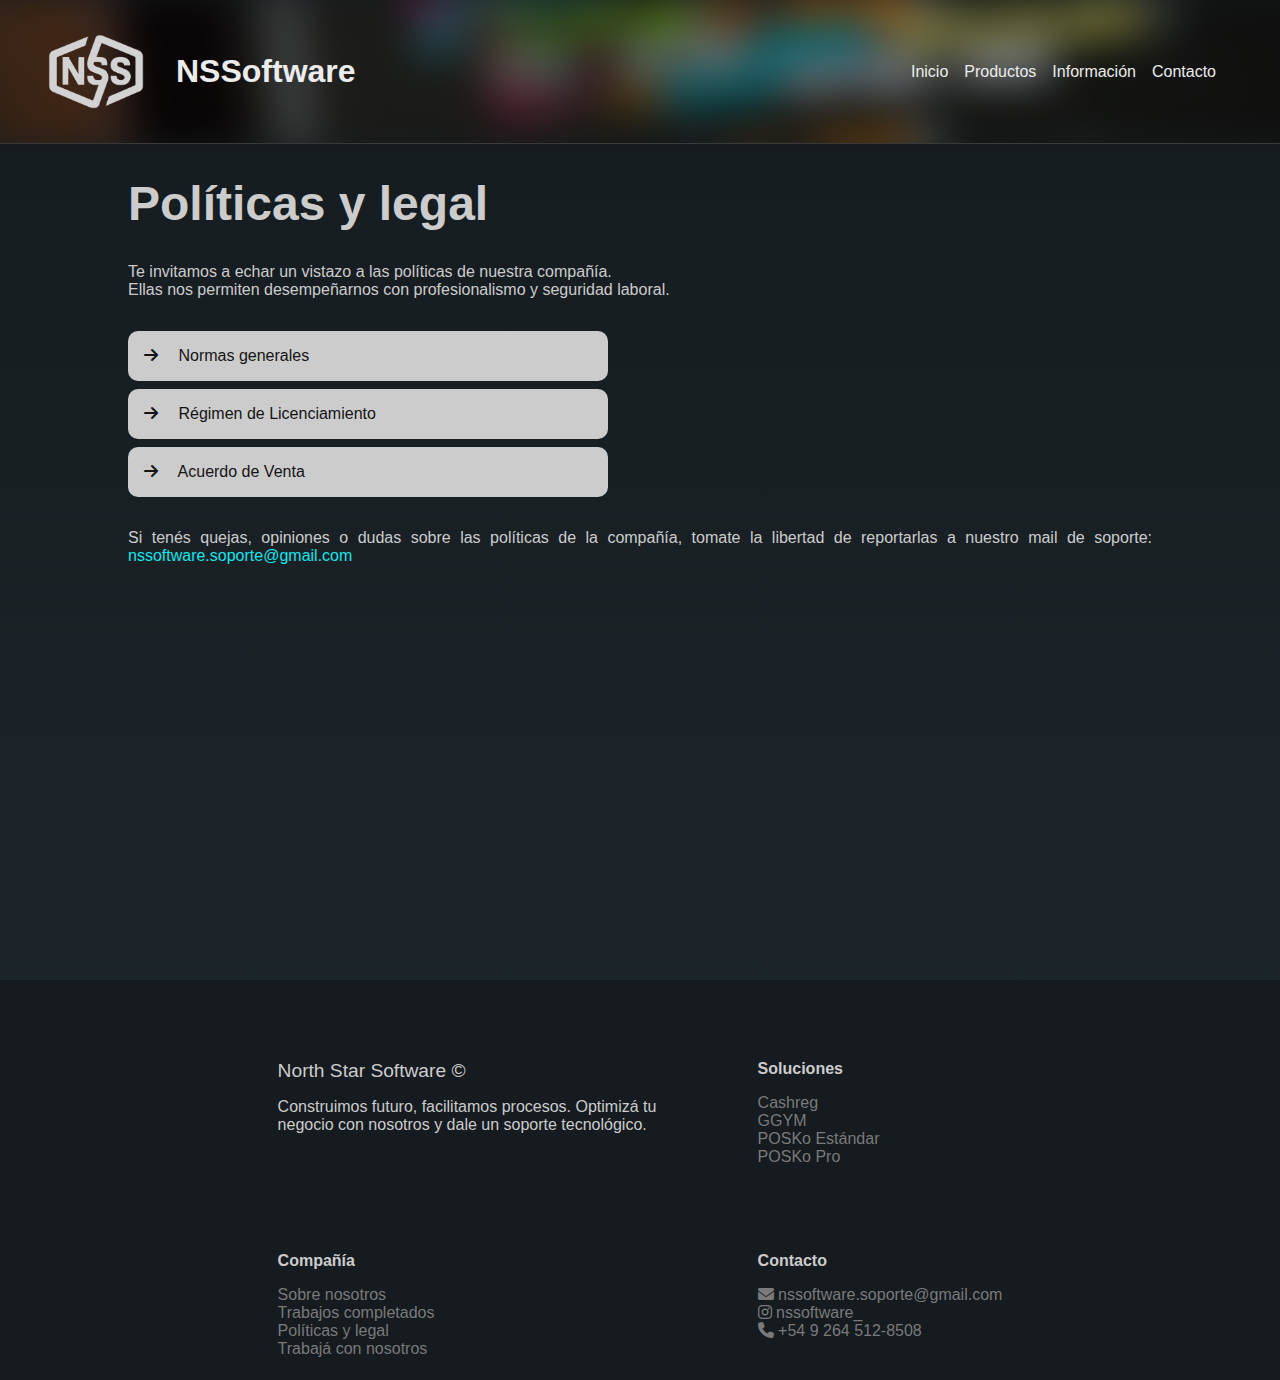
<file: politicasylegal.html>
<!DOCTYPE html>
<html lang="en">
<head>
    <meta charset="UTF-8">
    <meta name="viewport" content="width=device-width, initial-scale=1.0">
    <title>Productos - NSS</title>
    <link rel="stylesheet" href="css/reset.css">
    <link rel="stylesheet" href="css/header_nav.css">
    <link rel="stylesheet" href="css/boxes.css">
    <link rel="stylesheet" href="css/footer.css">
    <link rel="stylesheet" href="https://cdnjs.cloudflare.com/ajax/libs/font-awesome/6.5.1/css/all.min.css">
    <link rel="icon" type="image/png" href="img/NSSlogo2-removebg-preview.png">
</head>
<body>
    <div id="container">

        <div class="header-nav">
            <header>
                <img src="img/NSSlogo2-removebg-preview.png" id="logo" alt="Logo">
                <h1><span>NSSoftware</span></h1>
            </header>

            <nav>
                <a href="index.html">Inicio</a>
                <a href="productos.html">Productos</a>
                <a href="info.html">Información</a>
                <a href="contacto.html">Contacto</a>
            </nav>
        </div>

        <section class="contenido">

            <p class="title-4">Políticas y legal</p>
            <p class="info">Te invitamos a echar un vistazo a las políticas de nuestra compañía.</p>
            <p class="info">Ellas nos permiten desempeñarnos con profesionalismo y seguridad laboral.</p>

            <div class="politicas">
                <a href="#" onclick="mostrar('normas')"><i class="fa-solid fa-arrow-right"></i> Normas generales</a>
                <a href="#" onclick="mostrar('licencia')"><i class="fa-solid fa-arrow-right"></i> Régimen de Licenciamiento</a>
                <a href="#" onclick="mostrar('acuerdo')"><i class="fa-solid fa-arrow-right"></i> Acuerdo de Venta</a>
            </div>

            <div id="overlay" onclick="cerrar(event)">
                <div id="normas" class="articulo">
                    <button class="cerrar" onclick="cerrar(event)">×</button>
                    <b>Normas generales</b>

                    <p><b>NSSoftware</b><br>
                    Desarrollo y distribución de software</p>

                    <ol>
                        <li><b>Definiciones</b>
                            <p><b>NSS:</b> North Star Software (compañía).</p>
                        </li>

                        <li><b>Normas éticas y conductuales</b>
                            <ol>
                                <li>NSS y todo su equipo se compromete a brindar un trato humano y respetuoso bajo cualquier circunstancia a cualquiera fuera la otra parte.</li>
                                <li>NSS prohíbe a cada integrante de su equipo realizar faltas a la dignidad, respeto o integridad física o psicológica de otro/s, sancionando la violación de esta norma de forma permanente y sin posibilidad de reintegración de bienes perdidos.</li>
                                <li>NSS se compromete a actuar con profesionalismo en toda situación. Esto incluye:
                                    <ul>
                                        <li>Tratar con respeto y cuidado al cliente.</li>
                                        <li>Utilizar y emplear cada material/herramienta con extremo cuidado y delicadeza.</li>
                                        <li>Responder de forma efectiva y rápida a llamadas de ayuda por parte de cualquier cliente y/o compañero.</li>
                                        <li>Seguir de forma estricta todas las normas establecidas por NSS.</li>
                                        <li>No abandonar trabajos incompletos.</li>
                                        <li>Reportarse a compañeros en caso de desconocimiento ante cualquier situación.</li>
                                    </ul>
                                </li>
                            </ol>
                        </li>

                        <li><b>Formación</b>
                            <p>NSS se compromete a realizar un reclutamiento responsable de nuevos integrantes, garantizando y probando su conocimiento acerca de cualquier rubro que la compañía abarque.</p>
                            <p>NSS se compromete también a brindar formación, capacitación y soporte constante a cada integrante del equipo, con el fin de aumentar calidad de servicio y funcionar como compañía uniforme.</p>
                        </li>

                        <li><b>Políticas de servicio postventa</b>
                            <p>NSSoftware (en adelante, “NSS”) ofrece un servicio de mantenimiento postventa gratuito incluido con la adquisición de cualquiera de sus programas, salvo que se indique expresamente lo contrario en las características particulares del producto.</p>
                            <p>El servicio de mantenimiento postventa incluye:</p>
                            <ul>
                                <li>Corrección de errores inesperados.</li>
                                <li>Resolución de caídas o fallos en el servidor.</li>
                                <li>Renovación de licencias.</li>
                                <li>Asistencia y consultas relacionadas con el uso del software.</li>
                            </ul>
                            <p>No se incluye dentro del mantenimiento estándar la incorporación, modificación ni eliminación de funciones o características del programa.</p>
                            <p>Cualquier solicitud de este tipo podrá implicar costos adicionales, los cuales serán informados previamente al cliente.</p>
                        </li>

                        <li><b>Sistema de licenciamiento</b>
                            <p>La mayoría de los productos desarrollados por NSS se encuentran protegidos bajo un sistema de licenciamiento propio, basado en un algoritmo criptográfico de firma digital.</p>
                            <p>El uso de los programas está condicionado a la existencia del archivo <code>license.json</code>, ubicado en la carpeta raíz correspondiente al software adquirido.</p>
                            <p>NSS se reserva el derecho exclusivo de generar, renovar o restringir licencias, siempre dentro del marco del acuerdo establecido entre la compañía y el cliente, y conforme a las normas del Régimen de Licenciamiento de North Star Software (NSS).</p>
                            <p>La creación, modificación o manipulación no autorizada de licencias con el fin de evadir o alterar el sistema de licenciamiento constituye una infracción grave a nuestras políticas de uso y será objeto de las acciones legales correspondientes.</p>
                        </li>

                        <li><b>Procedimiento de cierre de venta</b>
                            <p>Toda operación de venta de productos pertenecientes a NSS deberá seguir, de manera general, el siguiente proceso:</p>
                            <ol>
                                <li>Firma del acuerdo de venta, que incluirá:
                                    <ul>
                                        <li>Duración del licenciamiento.</li>
                                        <li>Conformidad con las diferentes normas de la compañía.</li>
                                        <li>Precio final.</li>
                                    </ul>
                                </li>
                                <li>Generación de la licencia correspondiente, realizada única y exclusivamente por un agente autorizado de NSS.</li>
                                <li>Incorporación del cliente a la base de datos oficial de NSS, consignando de forma obligatoria:
                                    <ul>
                                        <li>Nombre completo.</li>
                                        <li>Documento de identidad (DNI).</li>
                                        <li>Nombre legal del negocio.</li>
                                        <li>Días de licenciamiento.</li>
                                        <li>Fecha de la última actualización.</li>
                                        <li>Producto/s adquirido/s.</li>
                                    </ul>
                                </li>
                            </ol>
                        </li>
                    </ol>
                </div>

                <div id="licencia" class="articulo" style="display:none;">
                    <button class="cerrar" onclick="cerrar(event)">×</button>
                    <h2>Régimen de Licenciamiento</h2>
                    <b>Régimen de Licenciamiento — North Star Software (NSS)</b>
                    <p><i>Documentación oficial emitida por North Star Software.</i></p>

                    <p><b>1. Definiciones</b></p>
                    <p>A los efectos del presente Régimen de Licenciamiento, se establecen las siguientes definiciones:</p>
                    <p>• <b>Software:</b> cualquier programa, módulo, componente, código fuente o binario, documentación, librería, instaladores o archivos relacionados desarrollados y distribuidos por North Star Software (NSS).</p>
                    <p>• <b>Licencia:</b> autorización limitada, no exclusiva e intransferible otorgada por NSS para el uso del Software, conforme a los términos y condiciones del presente régimen y del contrato aplicable.</p>
                    <p>• <b>Usuario o Licenciatario:</b> la persona física o jurídica que adquiere una licencia válida para el uso del Software.</p>
                    <p>• <b>Clave/Archivo de licencia:</b> cualquier mecanismo, fichero (por ejemplo license.json), token, llave criptográfica o procedimiento empleado para validar el derecho de uso del Software.</p>
                    <p>• <b>Modificación no autorizada:</b> cualquier acción destinada a alterar, obviar, neutralizar o eludir el mecanismo de protección/licenciamiento del Software.</p>

                    <p><b>2. Alcance de la licencia</b></p>
                    <p>• NSS concede al Licenciatario una licencia limitada, revocable, no exclusiva e intransferible para instalar y usar el Software de acuerdo con lo pactado en el acuerdo de venta y conforme a la documentación oficial.</p>
                    <p>• La licencia se otorga exclusivamente para los fines, el número de usuarios/dispositivos y el período temporal especificados en el acuerdo de licencia. Todo uso fuera de ese alcance requiere autorización previa y por escrito de NSS.</p>

                    <p><b>3. Restricciones de uso (prohibiciones)</b></p>
                    <p>Queda terminantemente prohibido, salvo autorización expresa por escrito de NSS:</p>
                    <p>• Reproducir, distribuir, sublicenciar, alquilar, arrendar, prestar o transferir el Software a terceros.</p>
                    <p>• Hacer ingeniería inversa, descompilar, desensamblar, parcial o totalmente, traducir o crear trabajos derivados basados en el Software, salvo en los casos expresamente permitidos por la ley aplicable y con notificación previa a NSS.</p>
                    <p>• Eludir, desactivar, manipular, modificar o interferir con cualquier medida de protección, control de acceso o sistema de licenciamiento implementado en el Software.</p>
                    <p>• Crear, usar o distribuir copias no autorizadas, cracks, parches, keygens, loaders, activadores u otros medios destinados a piratear o vulnerar el Software.</p>
                    <p>• Modificar, ocultar, eliminar o falsificar cualquier indicación de propiedad intelectual, avisos de copyright o marcas del Software.</p>
                    <p>• Realizar ingeniería inversa con la finalidad de desarrollar productos que compitan directamente con NSS o que reproduzcan funcionalidades protegidas.</p>
                    <p>• Transferir, vender o ceder la licencia sin la autorización previa y escrita de NSS.</p>

                    <p><b>4. Mecanismos de protección y validación</b></p>
                    <p>• El Software puede incorporar mecanismos criptográficos de firma digital, archivos de licencia (por ejemplo license.json), comprobaciones en línea y/o validaciones periódicas contra servidores de NSS.</p>
                    <p>• El Licenciatario se compromete a no interferir con dichos mecanismos ni a emplear medios para su neutralización. NSS podrá requerir la verificación de la validez de la licencia en cualquier momento.</p>

                    <p><b>5. Auditorías y verificación</b></p>
                    <p>• NSS se reserva el derecho de verificar, mediante notificación razonable, el cumplimiento del presente régimen. Dicha verificación podrá realizarse de forma remota o, cuando sea necesario, mediante auditoría in situ.</p>
                    <p>• Si la auditoría revela un uso no autorizado, el Licenciatario deberá, a primera solicitud, corregir la situación, asumir los costos de la auditoría y abonar las licencias correspondientes y/o penalidades estipuladas.</p>

                    <p><b>6. Incumplimientos y sanciones</b></p>
                    <p>• La reproducción, distribución, manipulación o elusión no autorizada del Software constituye una violación grave del presente régimen y de los derechos de propiedad intelectual de NSS.</p>
                    <p>• En caso de incumplimiento, NSS podrá:</p>
                    <p> o Suspender o revocar la licencia de forma inmediata.</p>
                    <p> o Exigir la eliminación o devolución de todas las copias no autorizadas.</p>
                    <p> o Reclamar el pago de daños y perjuicios, incluidos honorarios legales y costos de auditoría.</p>
                    <p> o Iniciar las acciones civiles y/o penales que correspondan ante las autoridades competentes.</p>
                    <p>• Las sanciones económicas por cada incidente de uso no autorizado serán las previstas en el acuerdo de venta; a falta de previsión, NSS podrá reclamar una compensación equivalente al valor de mercado de la licencia y daños adicionales.</p>

                    <p><b>7. Notificación y manejo de vulnerabilidades</b></p>
                    <p>• Si el Licenciatario detecta una vulnerabilidad, fallo o posibilidad de elusión en el mecanismo de licenciamiento, deberá notificarlo inmediatamente a NSS a la dirección de contacto indicada en el contrato y abstenerse de explotarla.</p>
                    <p>• NSS se compromete a investigar y, cuando corresponda, publicar una corrección o actualización en un plazo razonable.</p>

                    <p><b>8. Actualizaciones y mantenimiento</b></p>
                    <p>• NSS podrá ofrecer actualizaciones, parches y nuevas versiones del Software. Estas estarán sujetas a los términos de la licencia y, según el caso, podrán requerir renovación de la licencia o pago adicional.</p>
                    <p>• Las actualizaciones destinadas a corregir vulnerabilidades de seguridad o a mejorar mecanismos de protección podrán ser obligatorias para mantener la validez de la licencia.</p>

                    <p><b>9. Garantías, limitación de responsabilidad y descargo</b></p>
                    <p>• NSS garantiza que, en la fecha de entrega, el Software se ajusta sustancialmente a la documentación suministrada y que la licencia permitirá al Licenciatario utilizar el Software conforme a lo pactado.</p>
                    <p>• Salvo que la ley aplicable disponga lo contrario, NSS niega expresamente cualquier otra garantía, ya sea expresa o implícita, incluidas las garantías de comerciabilidad, idoneidad para un fin particular y no infracción.</p>
                    <p>• En ningún caso NSS será responsable por daños indirectos, especiales, incidentales o consecuentes (por ejemplo, pérdida de beneficios, ahorro esperado o datos), salvo disposición legal imperativa.</p>

                    <p><b>10. Indemnización</b></p>
                    <p>• El Licenciatario se obliga a indemnizar y mantener indemne a NSS frente a cualquier reclamo, daño, pérdida, costo o gasto (incluidos honorarios razonables de abogados) que surja del uso no autorizado del Software, de la modificación de licencias o de la violación del presente régimen.</p>

                    <p><b>11. Transferencia y cesión</b></p>
                    <p>• La licencia es intransferible, salvo autorización previa y por escrito de NSS y cumplimiento de las condiciones que NSS establezca (por ejemplo, pago de tasas administrativas o formalización de traspaso).</p>
                    <p>• Cualquier intento de cesión sin cumplimiento de estos requisitos será nulo y facultará a NSS a revocar la licencia.</p>

                    <p><b>12. Terminación</b></p>
                    <p>• NSS podrá terminar o suspender la licencia de forma inmediata, sin perjuicio de otras acciones legales, si detecta:</p>
                    <p> o Uso no autorizado o distribución ilegal del Software.</p>
                    <p> o Manipulación o elusión de los mecanismos de licenciamiento.</p>
                    <p> o Incumplimiento grave de las obligaciones del Licenciatario.</p>
                    <p>• A la terminación, el Licenciatario deberá dejar de usar el Software y eliminar o devolver todas las copias, incluidas las copias de seguridad, salvo que se acuerde lo contrario por escrito.</p>

                    <p><b>13. Cumplimiento legal y aplicación de la ley</b></p>
                    <p>• El presente Régimen se interpreta y aplica de conformidad con las leyes de la jurisdicción acordada en el contrato de licencia. Para cualquier controversia derivada del presente régimen, las partes se someten a la jurisdicción de los tribunales competentes establecidos en dicho acuerdo, salvo disposición en contrario.</p>

                    <p><b>14. Medidas ante pirateo y delitos informáticos</b></p>
                    <p>• NSS denunciará ante las autoridades competentes toda conducta que constituya delito informático, piratería, fraude, acceso no autorizado o cualquier acción destinada a vulnerar la protección del Software.</p>
                    <p>• El Licenciatario acepta colaborar con las investigaciones y poner a disposición de NSS la información razonablemente solicitada en caso de incidentes.</p>

                    <p><b>15. Tarifas por incumplimiento</b></p>
                    <p>• Además del pago por licencias faltantes y daños, NSS podrá aplicar tarifas administrativas y de remediación por cada incidente de manipulación o uso no autorizado, las cuales serán notificadas al Licenciatario y deberán abonarse en los plazos que NSS indique.</p>

                    <p><b>16. Comunicaciones y contacto</b></p>
                    <p>• Todas las comunicaciones relativas al presente régimen, reportes de vulnerabilidades o incidencias deberán dirigirse a:</p>
                    <p><b>North Star Software – Legales / Soporte de Licencias</b><br>
                    Contacto: <a href="mailto:nssoftware.soporte@gmail.com">nssoftware.soporte@gmail.com</a></p>

                    <p><b>17. Disposiciones finales</b></p>
                    <p>• Si alguna disposición de este Régimen fuera declarada nula, inválida o inaplicable, las demás disposiciones permanecerán en pleno vigor y efecto.</p>
                    <p>• Este Régimen forma parte integrante del acuerdo de licencia y/o contrato de venta suscrito entre NSS y el Licenciatario.</p>

                </div>

                <div class="articulo" id="acuerdo">
                    <button class="cerrar" onclick="cerrar(event)">×</button>
                    <b>Acuerdo de Venta y Licenciamiento de Software</b>
                    <p><strong>North Star Software (NSSoftware)</strong></p>

                    <p>1. Entre <strong>North Star Software</strong>, en adelante “NSS”, representada por su agente autorizado, y <u>_____________________</u> DNI <u>______________</u>, en adelante “El Licenciatario”, se celebra el presente Acuerdo de Venta y Licenciamiento de Software, conforme a las siguientes cláusulas.</p>

                    <p>2. El presente acuerdo tiene por objeto establecer las condiciones bajo las cuales el Licenciatario adquiere el derecho de uso del software desarrollado y distribuido por NSS, conforme al producto detallado en la cláusula siguiente, y en sujeción al <strong>Régimen de Licenciamiento de North Star Software</strong>, las <strong>Normas Generales de North Star Software</strong> y las <strong>Políticas de Servicio Postventa</strong> vigentes.</p>

                    <p><strong>3. Detalle del producto</strong></p>
                    <ul style="text-align:left;">
                        <li>Producto adquirido: ______________________________</li>
                        <li>Versión: ______</li>
                        <li>Duración del licenciamiento: ______________________________</li>
                        <li>Precio final: ______________________________</li>
                        <li>Forma de pago: _______________</li>
                        <li>Fecha de entrega: _______________</li>
                    </ul>

                    <p>4. El Licenciatario declara expresamente haber leído, comprendido y aceptado en su totalidad:</p>
                    <ul style="text-align:left;">
                        <li>Las <strong>Normas Generales de NSSoftware</strong>.</li>
                        <li>El <strong>Régimen de Licenciamiento de North Star Software</strong>, incluyendo las disposiciones sobre uso autorizado, restricciones, protección de licencias, sanciones por manipulación o piratería, y demás condiciones legales.</li>
                        <li>Las <strong>Políticas de Servicio Postventa</strong>, que regulan la asistencia técnica, mantenimiento gratuito y posibles costos adicionales por modificaciones o nuevas funciones.</li>
                    </ul>

                    <p>El Licenciatario reconoce que la violación de cualquiera de dichas normas podrá implicar la revocación inmediata de la licencia y las acciones legales correspondientes.</p>

                    <p>5. Una vez firmado el presente acuerdo y efectuado el pago correspondiente, NSS procederá a generar la licencia oficial (<strong>license.json</strong>) de forma exclusiva y autenticada mediante su sistema de licenciamiento criptográfico.  
                    El Licenciatario se compromete a no duplicar, compartir, alterar ni modificar el archivo de licencia ni el sistema de protección asociado.</p>

                    <p>6. El presente acuerdo entrará en vigor a partir de la fecha de firma y permanecerá válido durante el período de licenciamiento establecido en la cláusula 3, salvo terminación anticipada por incumplimiento.  
                    En caso de terminación o vencimiento, el Licenciatario deberá cesar el uso del software y eliminar todas las copias instaladas, salvo renovación o autorización expresa de NSS.</p>

                    <p>7. Este acuerdo se regirá e interpretará conforme a las leyes vigentes de la República Argentina.  
                    Para toda controversia derivada del mismo, las partes se someten a la jurisdicción de los tribunales competentes de la Ciudad de <u>__________________</u>.</p>

                    <p>8. En prueba de conformidad, las partes firman el presente acuerdo en dos ejemplares de igual tenor y a un solo efecto.</p>
                </div>

            </div>

            <p class="info">Si tenés quejas, opiniones o dudas sobre las políticas de la compañía, tomate la libertad de reportarlas a nuestro mail de soporte: <a href="https://mail.google.com/mail/u/0/?tab=rm&ogbl#inbox?compose=GTvVlcSHxGpCGvQKwhttCZFVlbkDPFwGcLpsDkKTlRRqGRLLggQTCMDrKJNQdrRSkbVspSHskjHQV" target="_blank" style="color: #16e5ec;">nssoftware.soporte@gmail.com</a></p>

        </section>

    </div>
    
<footer>

        <div class="seccion">
            <section>
                <p style="width: fit-content; font-size: 1.2rem; margin: 1rem 0;">North Star Software &copy;</p>
                <p>Construimos futuro, facilitamos procesos. Optimizá tu negocio con nosotros y dale un soporte tecnológico.</p>
            </section>

            <section>

                <b>Compañía</b>

                <a href="sobrenosotros.html">Sobre nosotros</a>
                <a href="trabajoscompletados.html">Trabajos completados</a>
                <a href="politicasylegal.html">Políticas y legal</a>
                <a href="trabajaconnosotros.html">Trabajá con nosotros</a>
            </section>
        </div>

        <div class="seccion">
            <section>
                <b>Soluciones</b>

                <a href="cashreg.html">Cashreg</a>
                <a href="gym.html">GGYM</a>
                <a href="posko.html">POSKo Estándar</a>
                <a href="poskopro.html">POSKo Pro</a>
            </section>
            
            <section>
                <b>Contacto</b>

                <a><i class="fa-solid fa-envelope"></i> nssoftware.soporte@gmail.com</a>
                <a><i class="fa-brands fa-instagram"></i> nssoftware_</a>
                <a><i class="fa-solid fa-phone"></i> +54 9 264 512-8508</a>
            </section>
        </div>
</footer>

<script>
    function mostrar(id)
    {
        document.getElementById('overlay').style.display = 'flex';
        document.querySelectorAll('.articulo').forEach(el => el.style.display = 'none');
        document.getElementById(id).style.display = 'block';
        document.body.style.overflow = 'hidden'; // 🔒 bloquea el scroll
    }
    function cerrar(event) {
        if (!event || event.target.id === 'overlay' || event.target.classList.contains('cerrar')) {
            document.getElementById('overlay').style.display = 'none';
            document.body.style.overflow = ''; // 🔒 bloquea el scroll
        }
    }
</script>

</body>
</html>
</file>
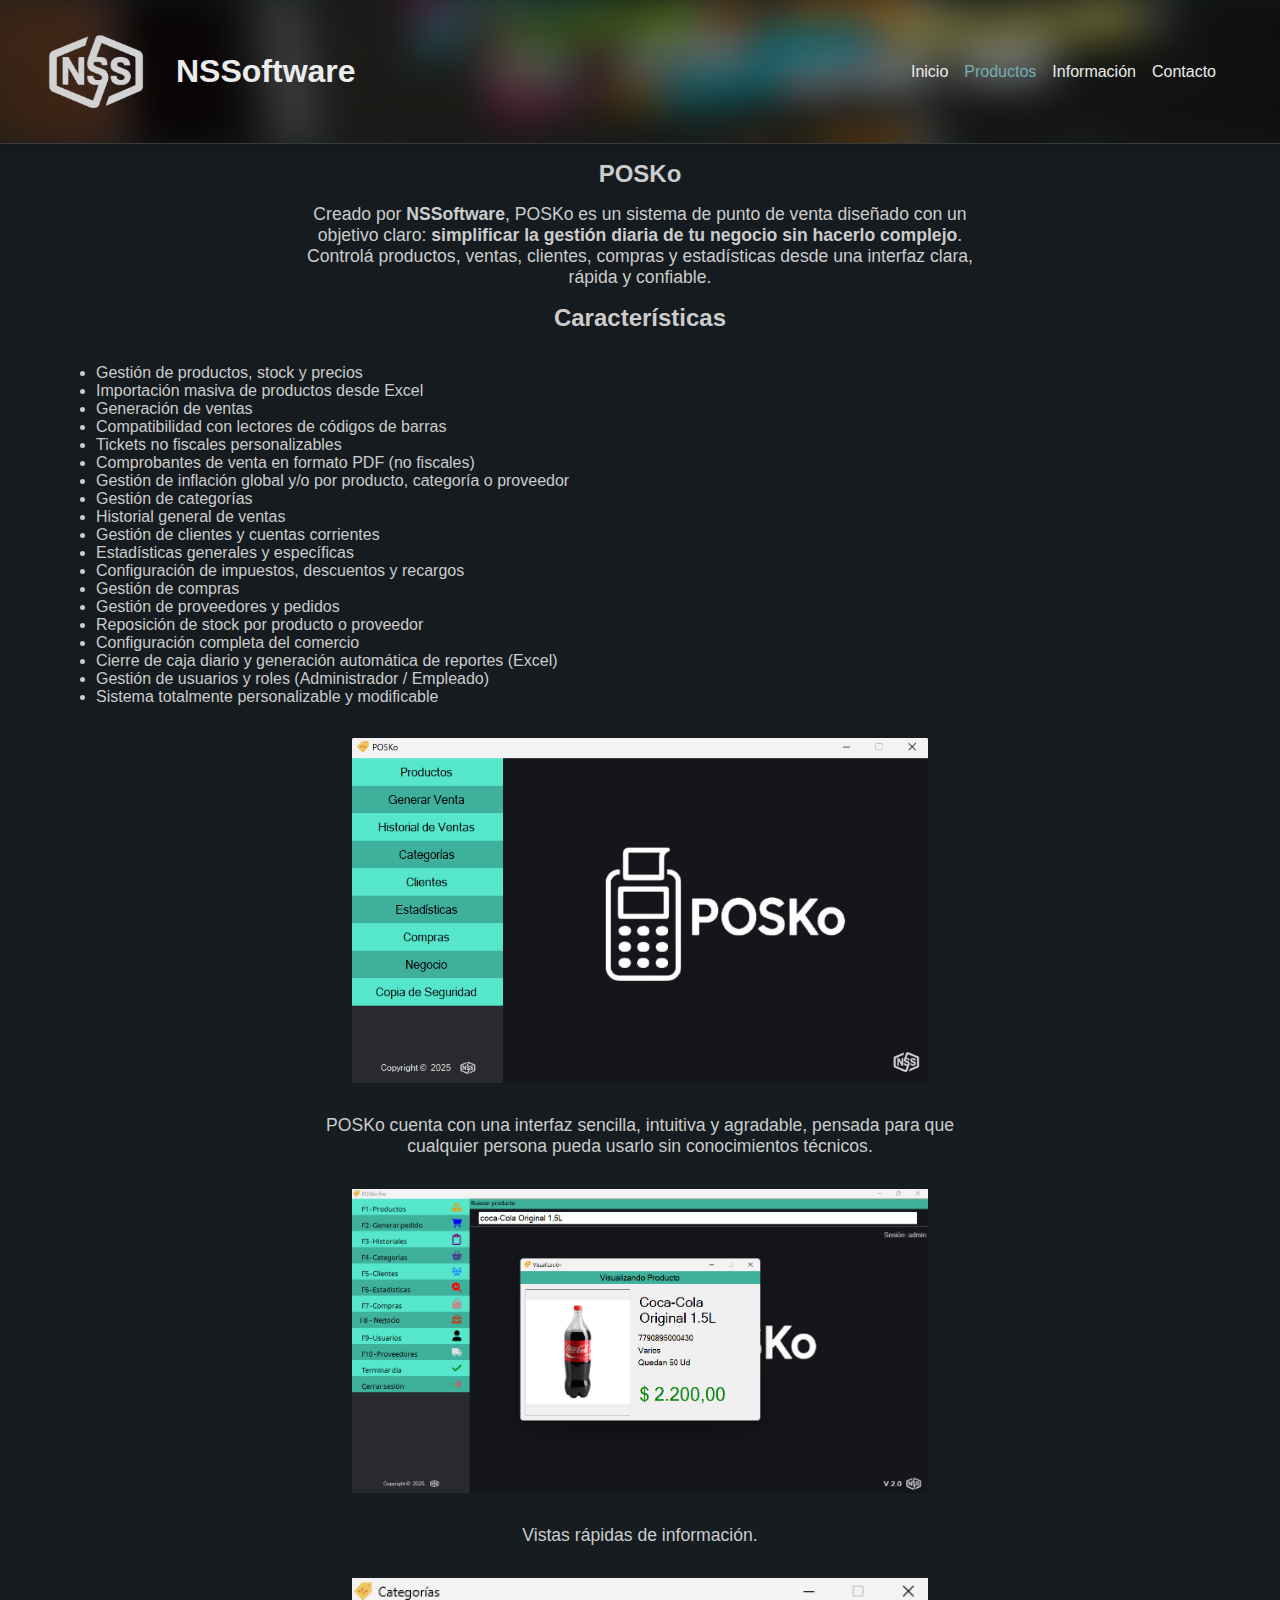
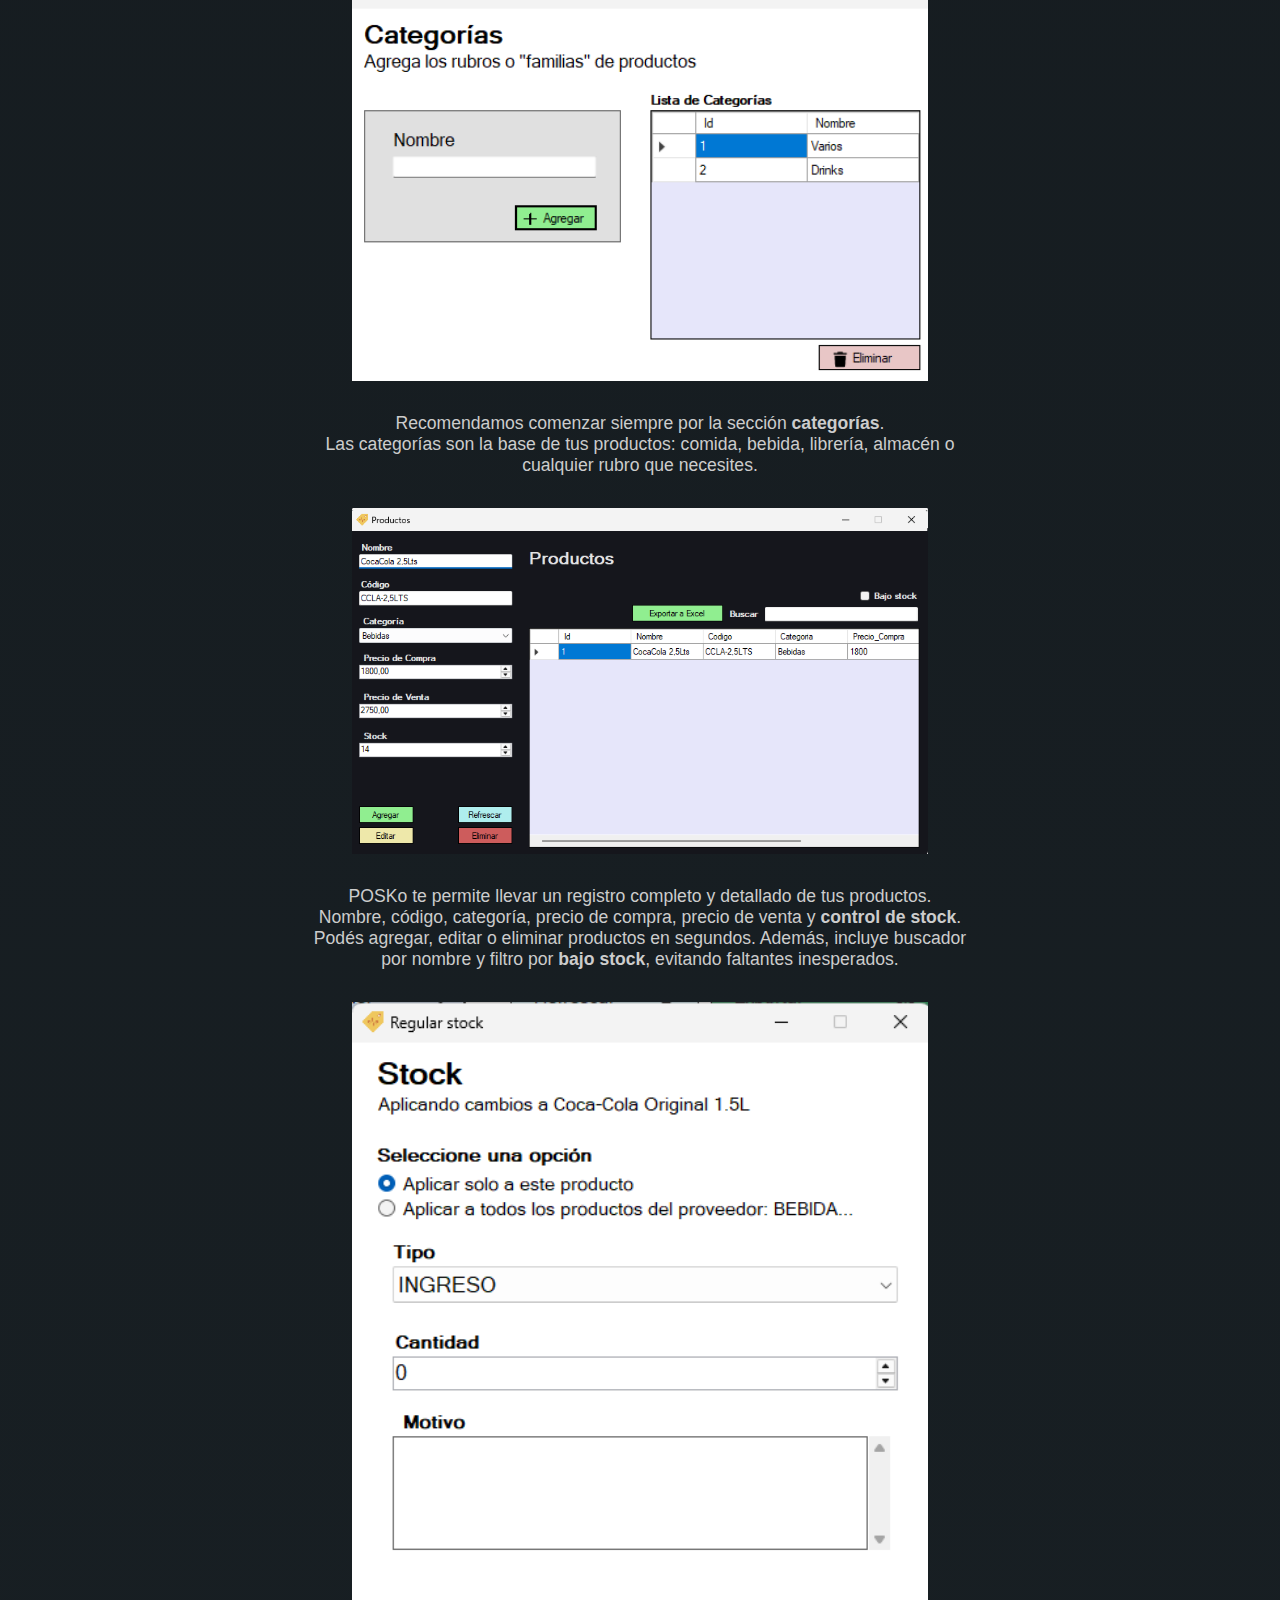
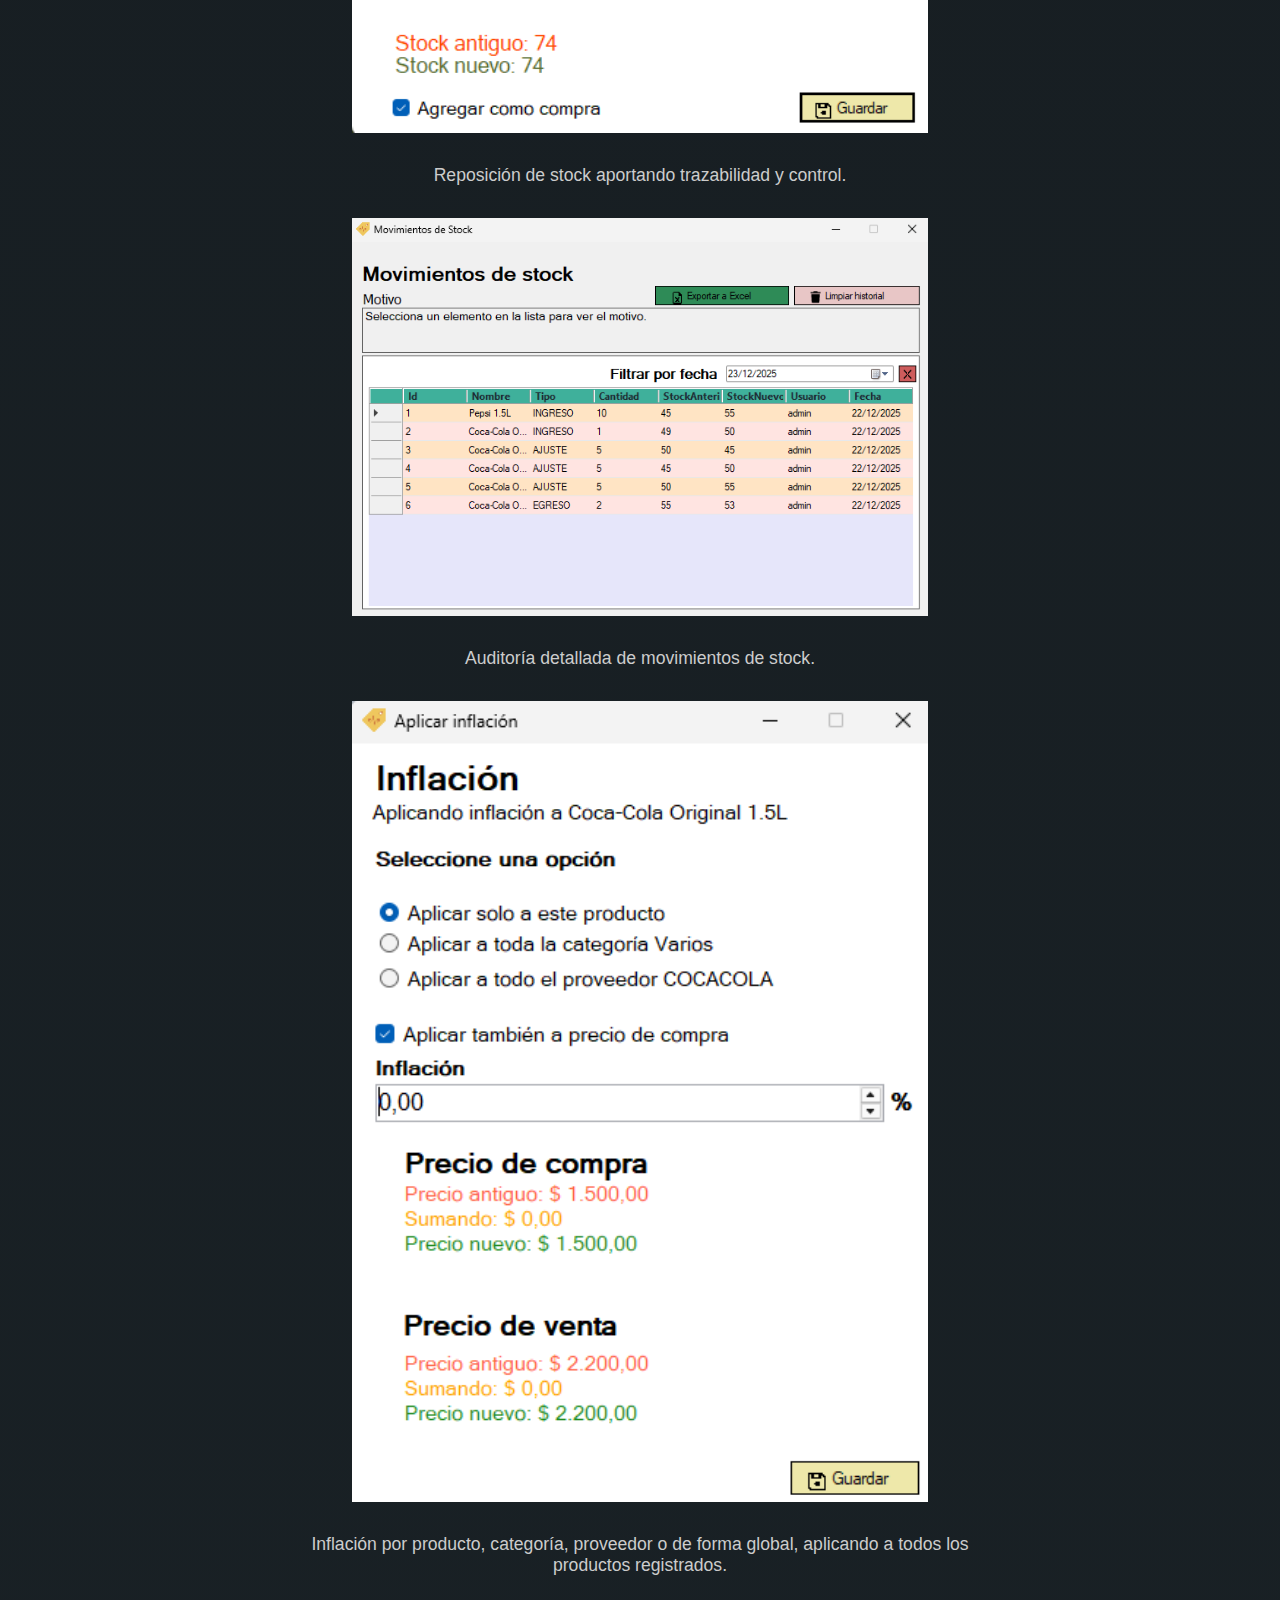
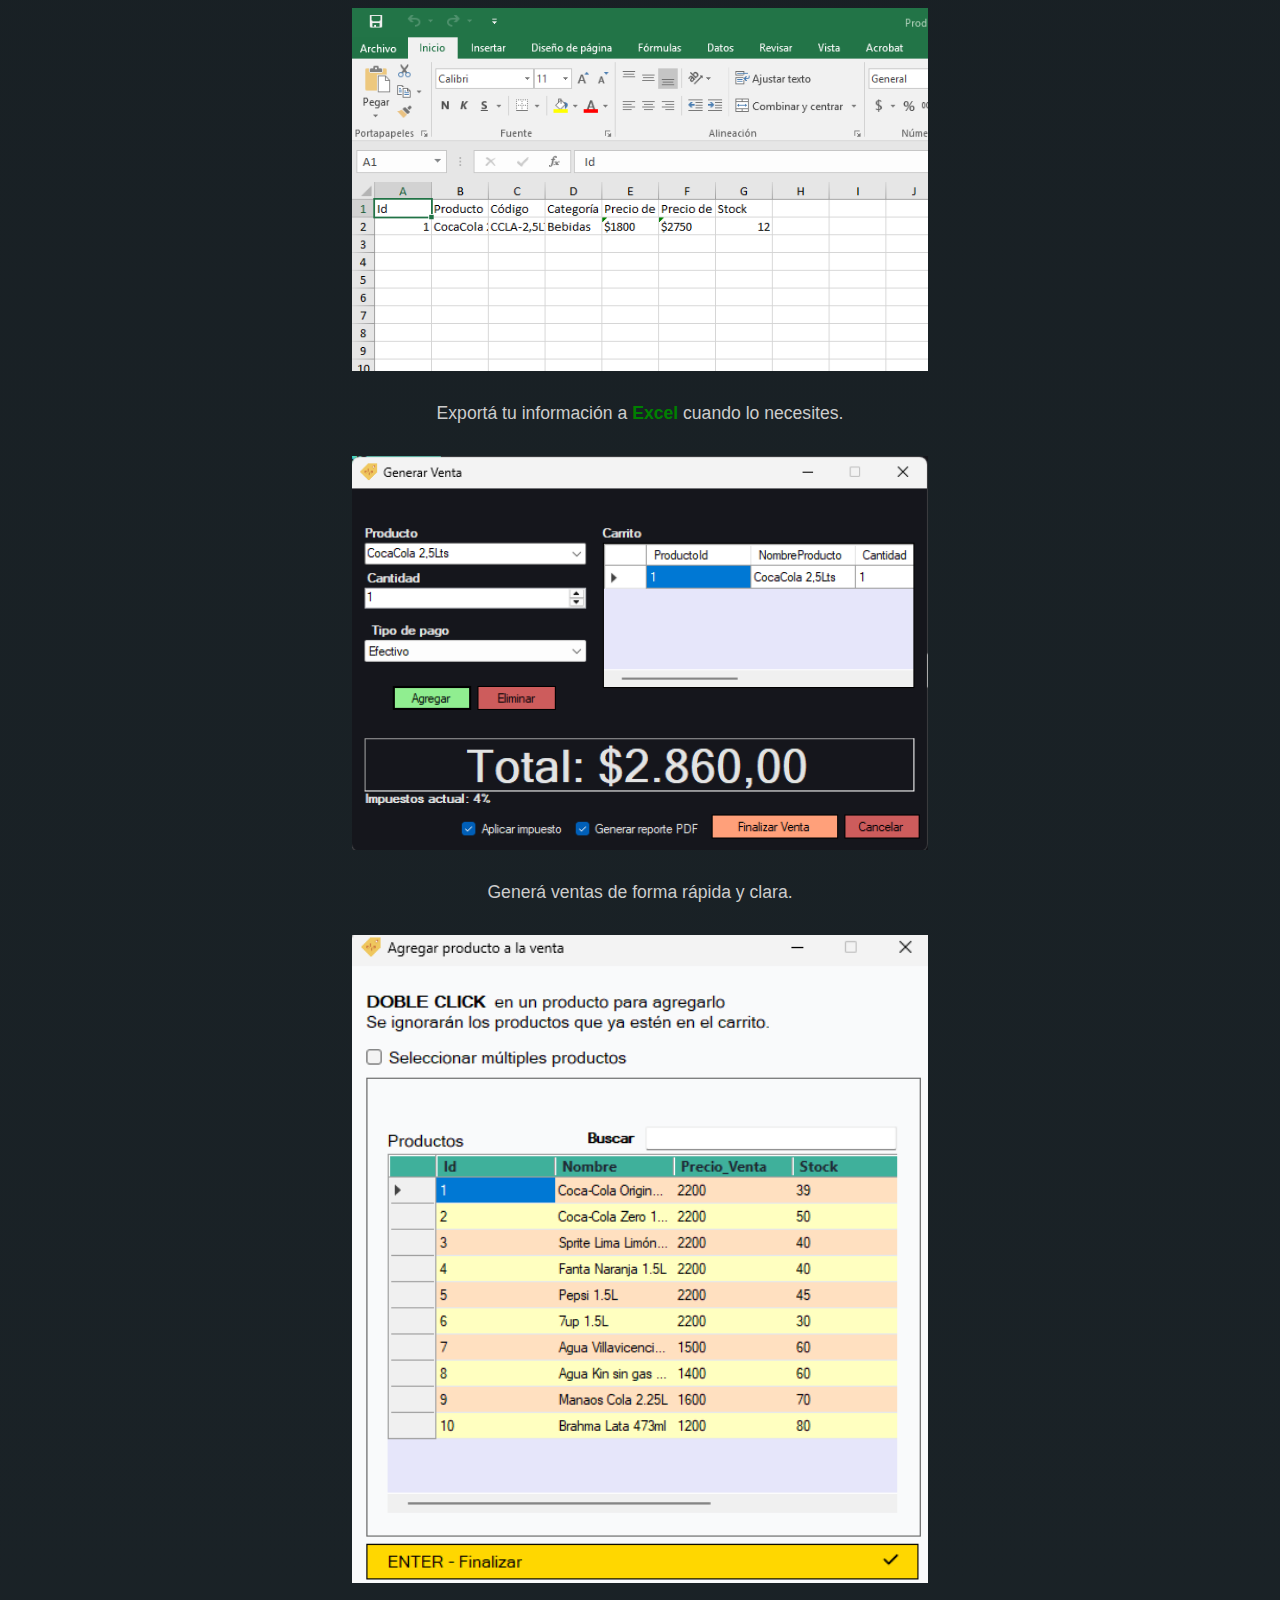
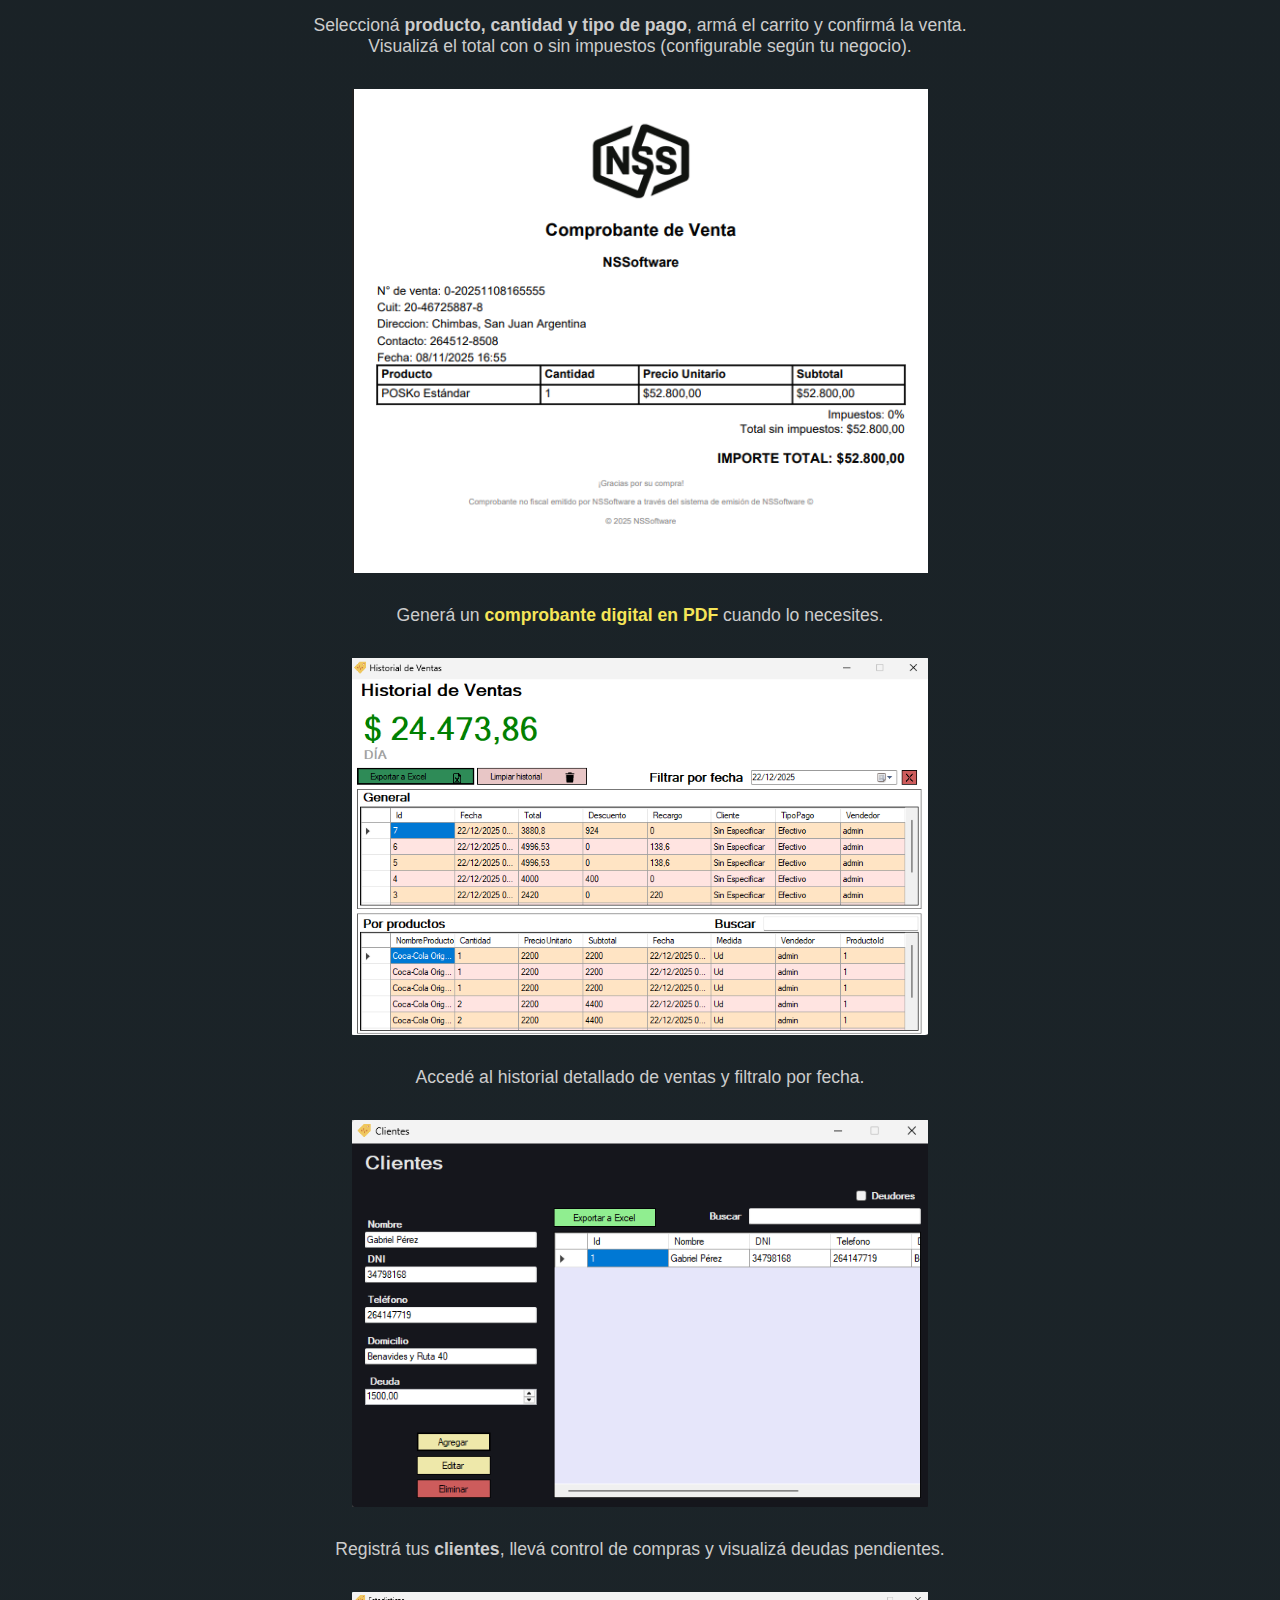
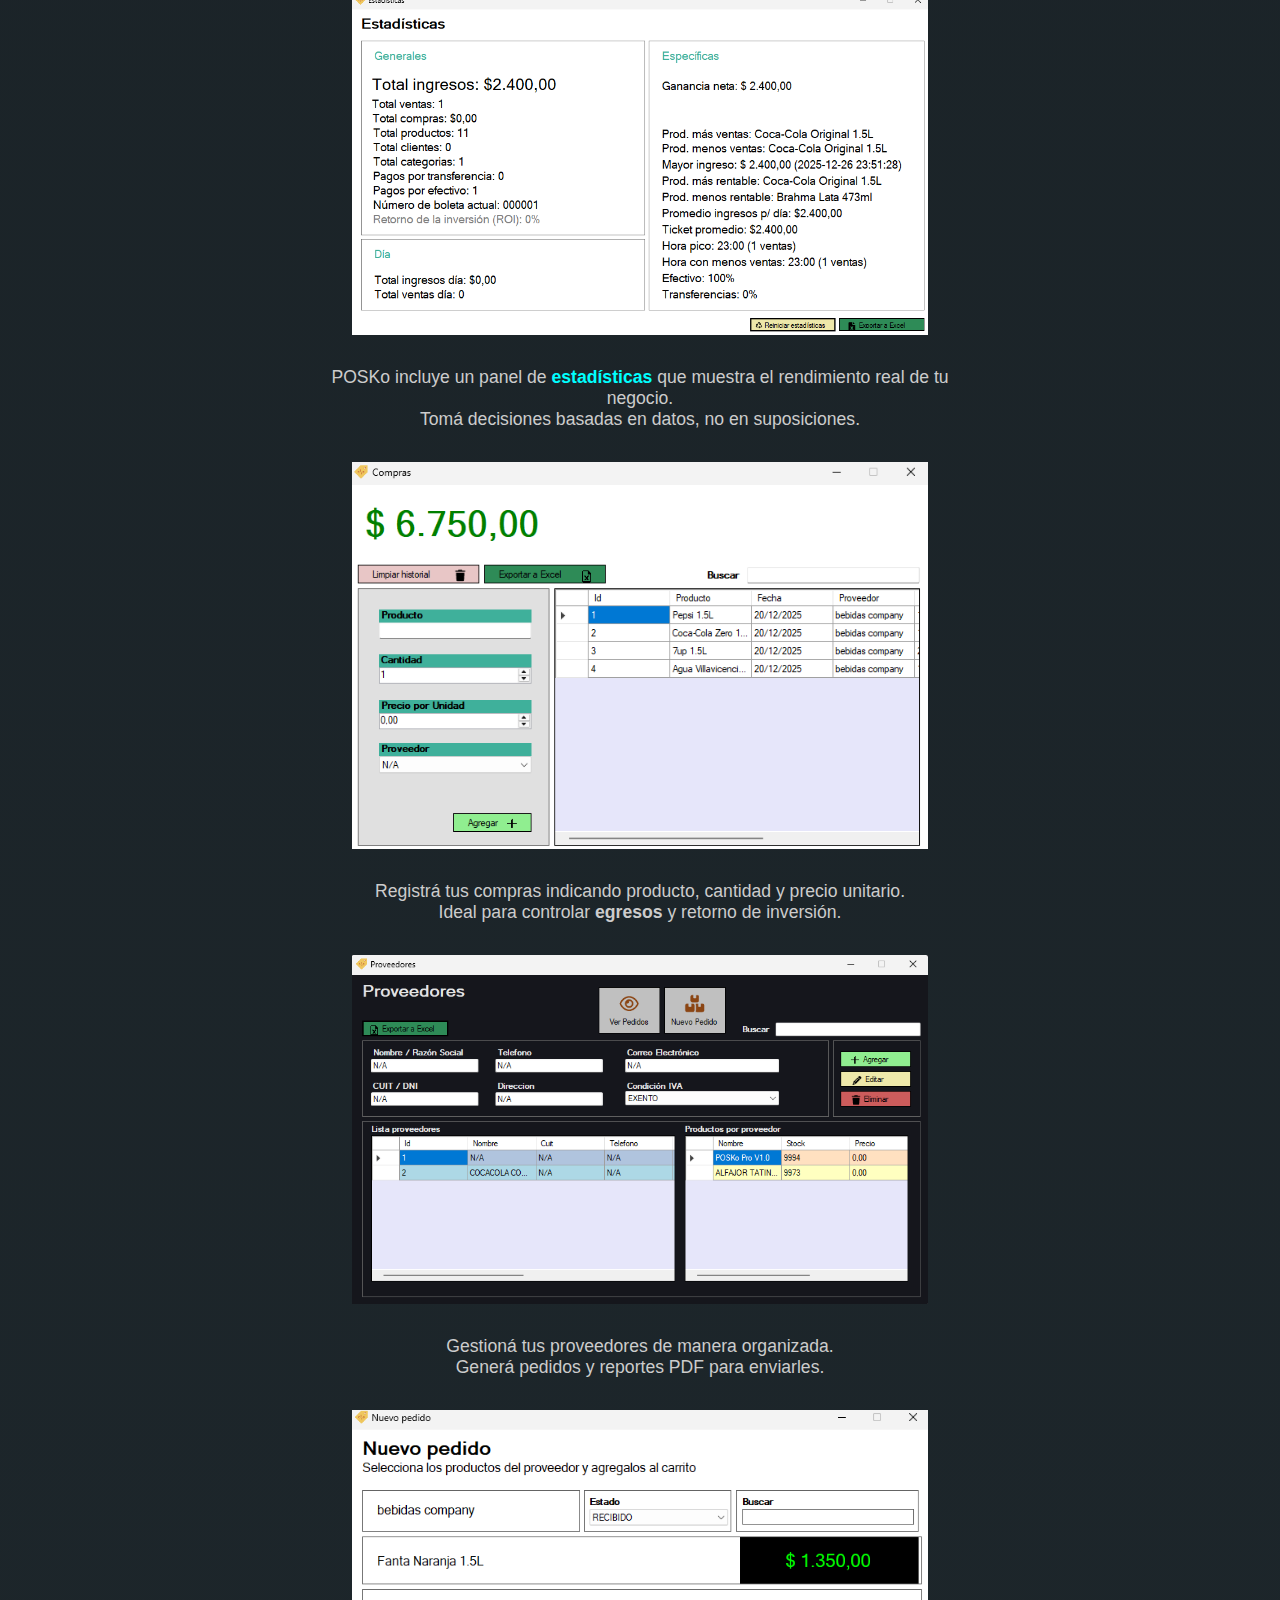
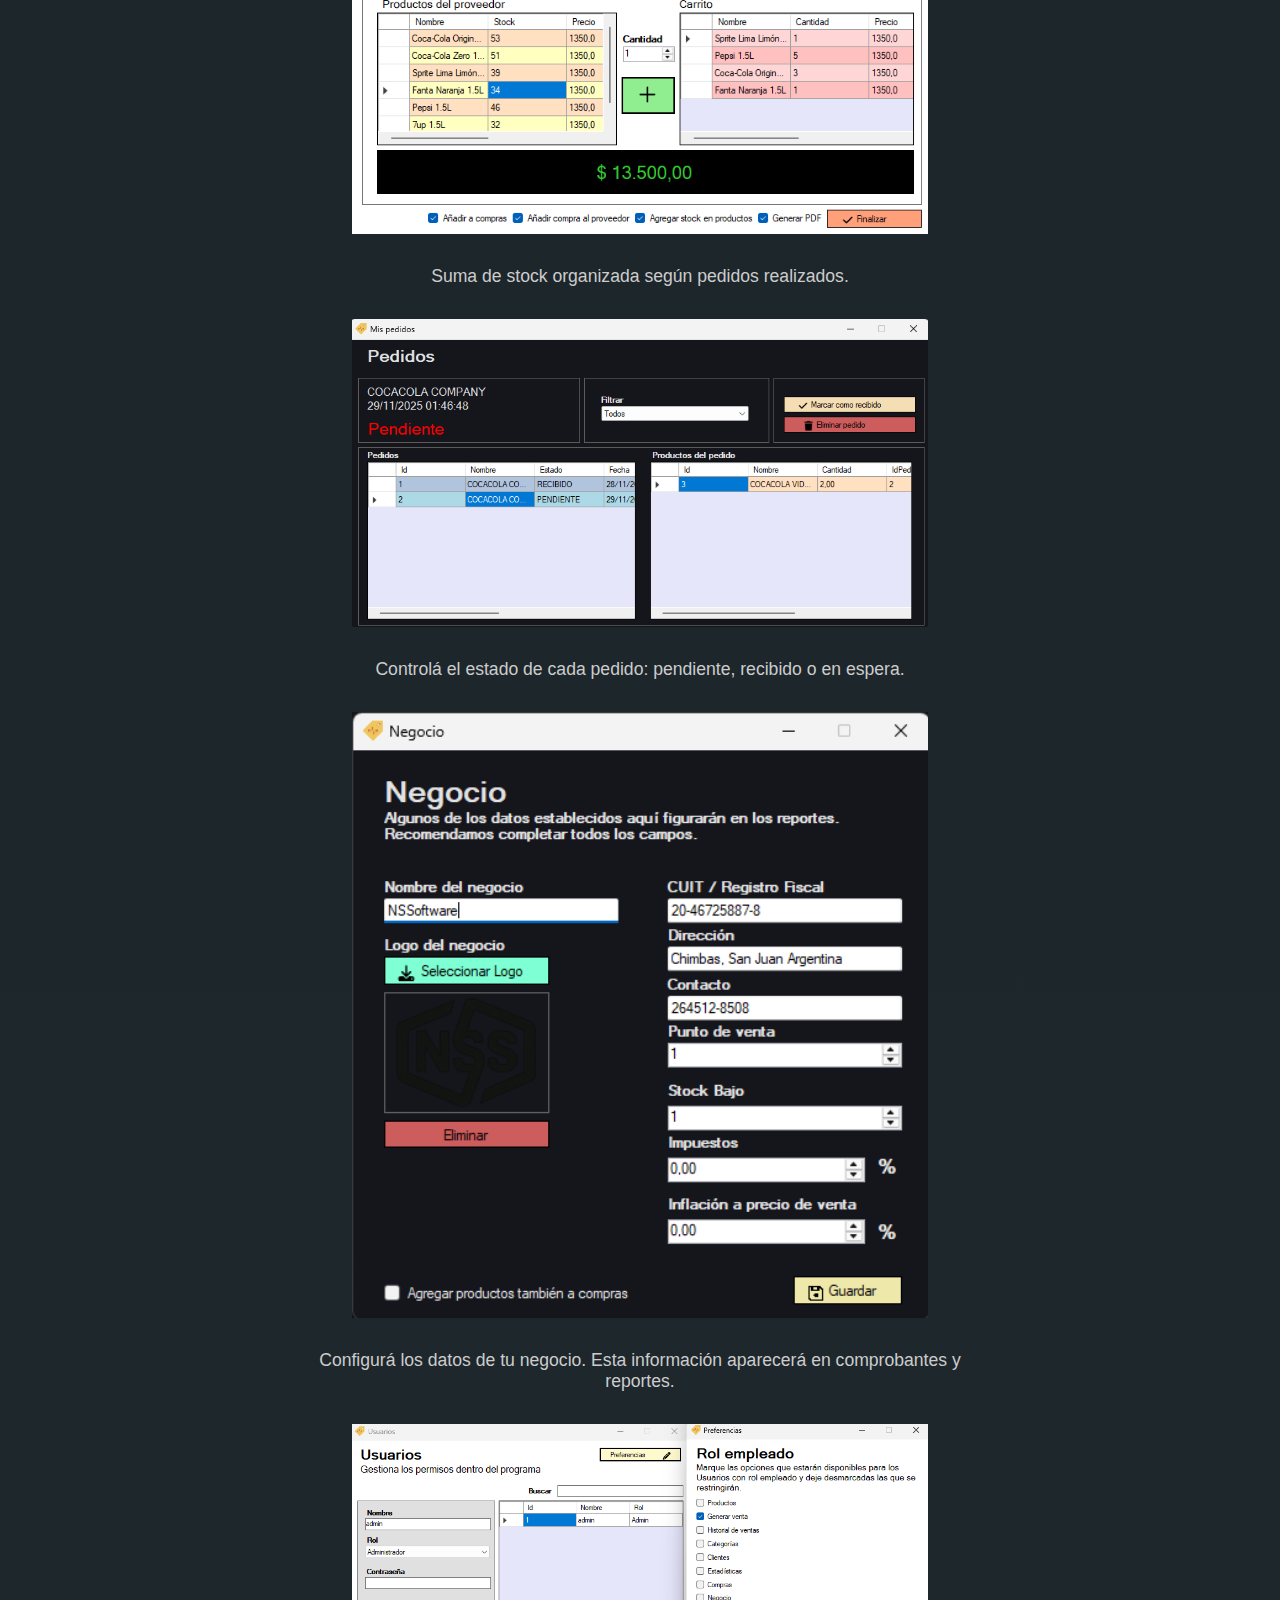
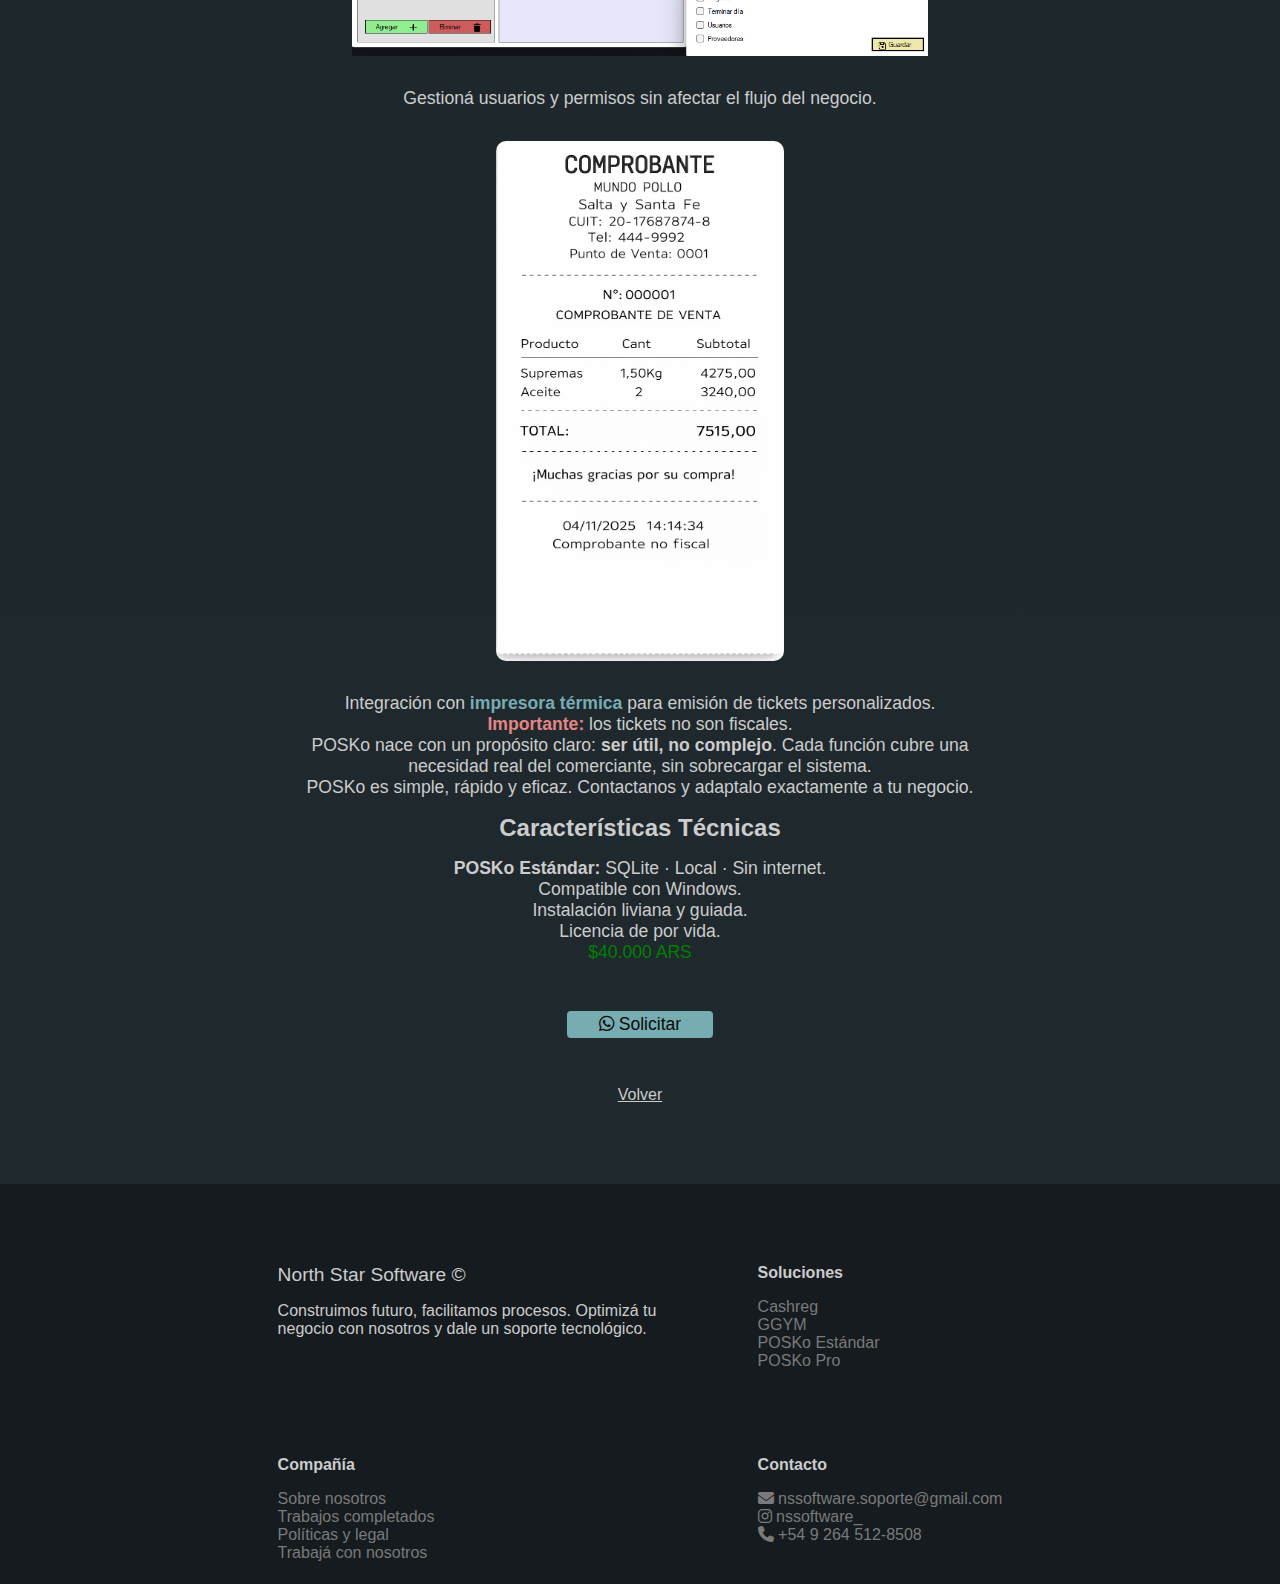
<file: posko.html>
<!DOCTYPE html>
<html lang="en">
<head>
    <meta charset="UTF-8">
    <meta name="viewport" content="width=device-width, initial-scale=1.0">
    <title>Productos - NSS</title>
    <link rel="stylesheet" href="css/reset.css">
    <link rel="stylesheet" href="css/header_nav.css">
    <link rel="stylesheet" href="css/boxes.css">
    <link rel="stylesheet" href="css/footer.css">
    <link rel="stylesheet" href="css/preview.css">
    <link rel="stylesheet" href="https://cdnjs.cloudflare.com/ajax/libs/font-awesome/6.5.1/css/all.min.css">
    <link rel="icon" type="image/png" href="img/NSSlogo2-removebg-preview.png">
</head>
<body>
    <div id="container">
        <div class="header-nav">
            <header>
                <img src="img/NSSlogo2-removebg-preview.png" id="logo" alt="Logo">
                <h1><span>NSSoftware</span></h1>
            </header>

            <nav>
                <a href="index.html">Inicio</a>
                <a href="productos.html" style="color: #77adb1;">Productos</a>
                <a href="info.html">Información</a>
                <a href="contacto.html">Contacto</a>
            </nav>
        </div>
        
        <main class="product-preview">

            <p class="title">POSKo</p>

            <p class="info-2">
                Creado por <b>NSSoftware</b>, POSKo es un sistema de punto de venta diseñado con un objetivo claro:
                <b>simplificar la gestión diaria de tu negocio sin hacerlo complejo</b>.
                Controlá productos, ventas, clientes, compras y estadísticas desde una interfaz clara, rápida y confiable.
            </p>

            <p class="title">Características</p>

            <div id="container-caracteristicas">
                <ul class="ul">
                    <li>Gestión de productos, stock y precios</li>
                    <li>Importación masiva de productos desde Excel</li>
                    <li>Generación de ventas</li>
                    <li>Compatibilidad con lectores de códigos de barras</li>
                    <li>Tickets no fiscales personalizables</li>
                    <li>Comprobantes de venta en formato PDF (no fiscales)</li>
                    <li>Gestión de inflación global y/o por producto, categoría o proveedor</li>
                    <li>Gestión de categorías</li>
                    <li>Historial general de ventas</li>
                    <li>Gestión de clientes y cuentas corrientes</li>
                    <li>Estadísticas generales y específicas</li>
                    <li>Configuración de impuestos, descuentos y recargos</li>
                    <li>Gestión de compras</li>
                    <li>Gestión de proveedores y pedidos</li>
                    <li>Reposición de stock por producto o proveedor</li>
                    <li>Configuración completa del comercio</li>
                    <li>Cierre de caja diario y generación automática de reportes (Excel)</li>
                    <li>Gestión de usuarios y roles (Administrador / Empleado)</li>
                    <li>Sistema totalmente personalizable y modificable</li>
                </ul>
            </div>

            <img src="img/POSKo/Inicio.png" alt="inicio_posko">

            <p class="info-2">
                POSKo cuenta con una interfaz sencilla, intuitiva y agradable, pensada para que cualquier persona pueda usarlo
                sin conocimientos técnicos.
            </p>

            <img src="img/POSKo/Visualizacion.png" class="img" alt="reposicion_stock">

            <p class="info-2">
                Vistas rápidas de información.
            </p>

            <!-- ================= CATEGORÍAS ================= -->

            <img src="img/POSKo/Categorias.png" class="img3" alt="categorias">

            <p class="info-2">
                Recomendamos comenzar siempre por la sección <b>categorías</b>.
            </p>
            <p class="info-2">
                Las categorías son la base de tus productos: comida, bebida, librería, almacén o cualquier rubro que necesites.
            </p>

            <!-- ================= PRODUCTOS ================= -->

            <img src="img/POSKo/Productos.png" alt="productos">

            <p class="info-2">
                POSKo te permite llevar un registro completo y detallado de tus productos.
            </p>
            <p class="info-2">
                Nombre, código, categoría, precio de compra, precio de venta y <b>control de stock</b>.
            </p>
            <p class="info-2">
                Podés agregar, editar o eliminar productos en segundos.
                Además, incluye buscador por nombre y filtro por <b>bajo stock</b>, evitando faltantes inesperados.
            </p>

            <img src="img/POSKo/Stock.png" class="img3" alt="reposicion_stock">

            <p class="info-2">
                Reposición de stock aportando trazabilidad y control.
            </p>

            <img src="img/POSKo/MovimientosStock.png" class="img" alt="movimientos_de_stock">

            <p class="info-2">
                Auditoría detallada de movimientos de stock.
            </p>

            <img src="img/POSKo/Inflacion.png" class="img3" alt="inflacion">

            <p class="info-2">
                Inflación por producto, categoría, proveedor o de forma global, aplicando a todos los productos registrados.
            </p>



            <img src="img/POSKo/Excel.png" class="img" alt="exportar_excel">

            <p class="info-2">
                Exportá tu información a <b style="color: green;">Excel</b> cuando lo necesites.
            </p>

            <!-- ================= VENTAS ================= -->

            <img src="img/POSKo/GenerarVenta.png" class="img" alt="generar_venta">

            <p class="info-2">
                Generá ventas de forma rápida y clara.
            </p>
            <img src="img/POSKo/BuscarProductos.png" class="img3" alt="generar_venta">
            <p class="info-2">
                Seleccioná <b>producto, cantidad y tipo de pago</b>, armá el carrito y confirmá la venta.
            </p>
            <p class="info-2">
                Visualizá el total con o sin impuestos (configurable según tu negocio).
            </p>

            <img src="img/POSKo/Factura.png" class="img3" alt="factura_pdf">

            <p class="info-2">
                Generá un <b style="color: rgb(245, 229, 88);">comprobante digital en PDF</b> cuando lo necesites.
            </p>

            <img src="img/POSKo/HistorialVentas.png" class="img" alt="historial_ventas">

            <p class="info-2">
                Accedé al historial detallado de ventas y filtralo por fecha.
            </p>

            <!-- ================= CLIENTES ================= -->

            <img src="img/POSKo/Clientes.png" alt="clientes">

            <p class="info-2">
                Registrá tus <b>clientes</b>, llevá control de compras y visualizá deudas pendientes.
            </p>

            <!-- ================= ESTADÍSTICAS ================= -->

            <img src="img/POSKo/Estadisticas.png" class="img" alt="estadisticas">

            <p class="info-2">
                POSKo incluye un panel de <b style="color: aqua;">estadísticas</b> que muestra el rendimiento real de tu negocio.
            </p>
            <p class="info-2">
                Tomá decisiones basadas en datos, no en suposiciones.
            </p>

            <!-- ================= COMPRAS ================= -->

            <img src="img/POSKo/Compras.png" class="img3" alt="compras">

            <p class="info-2">
                Registrá tus compras indicando producto, cantidad y precio unitario.
            </p>
            <p class="info-2">
                Ideal para controlar <b>egresos</b> y retorno de inversión.
            </p>

            <!-- ================= PROVEEDORES ================= -->

            <img src="img/POSKo/Proveedores.png" class="img" alt="proveedores">

            <p class="info-2">
                Gestioná tus proveedores de manera organizada.
            </p>
            <p class="info-2">
                Generá pedidos y reportes PDF para enviarles.
            </p>

            <img src="img/POSKo/PedidoProveedor.png" class="img" alt="pedido_proveedor">

            <p class="info-2">
                Suma de stock organizada según pedidos realizados.
            </p>

            <img src="img/POSKo/VerPedidos.png" class="img" alt="estado_pedidos">

            <p class="info-2">
                Controlá el estado de cada pedido: pendiente, recibido o en espera.
            </p>

            <!-- ================= DATOS DEL NEGOCIO ================= -->

            <img src="img/POSKo/Negocio.png" class="img3" alt="datos_negocio">

            <p class="info-2">
                Configurá los datos de tu negocio. Esta información aparecerá en comprobantes y reportes.
            </p>

            <img src="img/POSKo/Usuarios.png" class="img" alt="usuarios_poskopro">

            <p class="info-2">
                Gestioná usuarios y permisos sin afectar el flujo del negocio.
            </p>

            <img src="img/POSKo/Ticket.png" alt="ticket" class="img2" style="border-radius: 10px;">

            <p class="info-2">
                Integración con <b style="color:#77adb1;">impresora térmica</b> para emisión de tickets personalizados.
            </p>
            <p class="info-2">
                <b style="color: rgb(228,133,133);">Importante:</b> los tickets no son fiscales.
            </p>

            <!-- ================= CIERRE ================= -->



            <p class="info-2">
                POSKo nace con un propósito claro: <b>ser útil, no complejo</b>.
                Cada función cubre una necesidad real del comerciante, sin sobrecargar el sistema.
            </p>

            <p class="info-2">
                POSKo es simple, rápido y eficaz.
                Contactanos y adaptalo exactamente a tu negocio.
            </p>

            <!-- ================= TÉCNICO ================= -->

            <p class="title">Características Técnicas</p>

            <p class="info-2"><b>POSKo Estándar:</b> SQLite · Local · Sin internet.</p>
            <!-- <p class="info-2"><b>POSKo Pro:</b> MySQL · LAN · Múltiples PCs.</p> -->
            <p class="info-2">Compatible con Windows.</p>
            <p class="info-2">Instalación liviana y guiada.</p>
            <p class="info-2">Licencia de por vida.</p>

            <p class="info-2" style="color: green;">
                $40.000 ARS
            </p>

            <a class="boton" href="https://wa.me/5492645128508?text=¡Hola!%20Quiero%20saber%20más%20sobre%20POSKo." target="_blank">
                <i class="fa-brands fa-whatsapp"></i> Solicitar
            </a>

            <a href="index.html" class="b_volver">Volver</a>

        </main>


    </div>
<footer>

        <div class="seccion">
            <section>
                <p style="width: fit-content; font-size: 1.2rem; margin: 1rem 0;">North Star Software &copy;</p>
                <p>Construimos futuro, facilitamos procesos. Optimizá tu negocio con nosotros y dale un soporte tecnológico.</p>
            </section>

            <section>

                <b>Compañía</b>

                <a href="sobrenosotros.html">Sobre nosotros</a>
                <a href="trabajoscompletados.html">Trabajos completados</a>
                <a href="politicasylegal.html">Políticas y legal</a>
                <a href="trabajaconnosotros.html">Trabajá con nosotros</a>
            </section>
        </div>

        <div class="seccion">
            <section>
                <b>Soluciones</b>

                <a href="cashreg.html">Cashreg</a>
                <a href="gym.html">GGYM</a>
                <a href="posko.html">POSKo Estándar</a>
                <a href="poskopro.html">POSKo Pro</a>
            </section>
            
            <section>
                <b>Contacto</b>

                <a><i class="fa-solid fa-envelope"></i> nssoftware.soporte@gmail.com</a>
                <a><i class="fa-brands fa-instagram"></i> nssoftware_</a>
                <a><i class="fa-solid fa-phone"></i> +54 9 264 512-8508</a>
            </section>
        </div>
    </footer>

    <script>
        const options = document.querySelectorAll('.selectitem .option');

        options.forEach(option => {
            option.addEventListener('click', () => {
                // Cambiar clase activa
                options.forEach(opt => opt.classList.remove('active'));
                option.classList.add('active');

                // Redirigir a otra página
                const page = option.getAttribute('data-page');
                if(page){
                    window.location.href = page; // Aquí hace la navegación
                }
            });
        });
    </script>

    <script src="./js/setprices.js"></script>
</body>
</html>
</file>
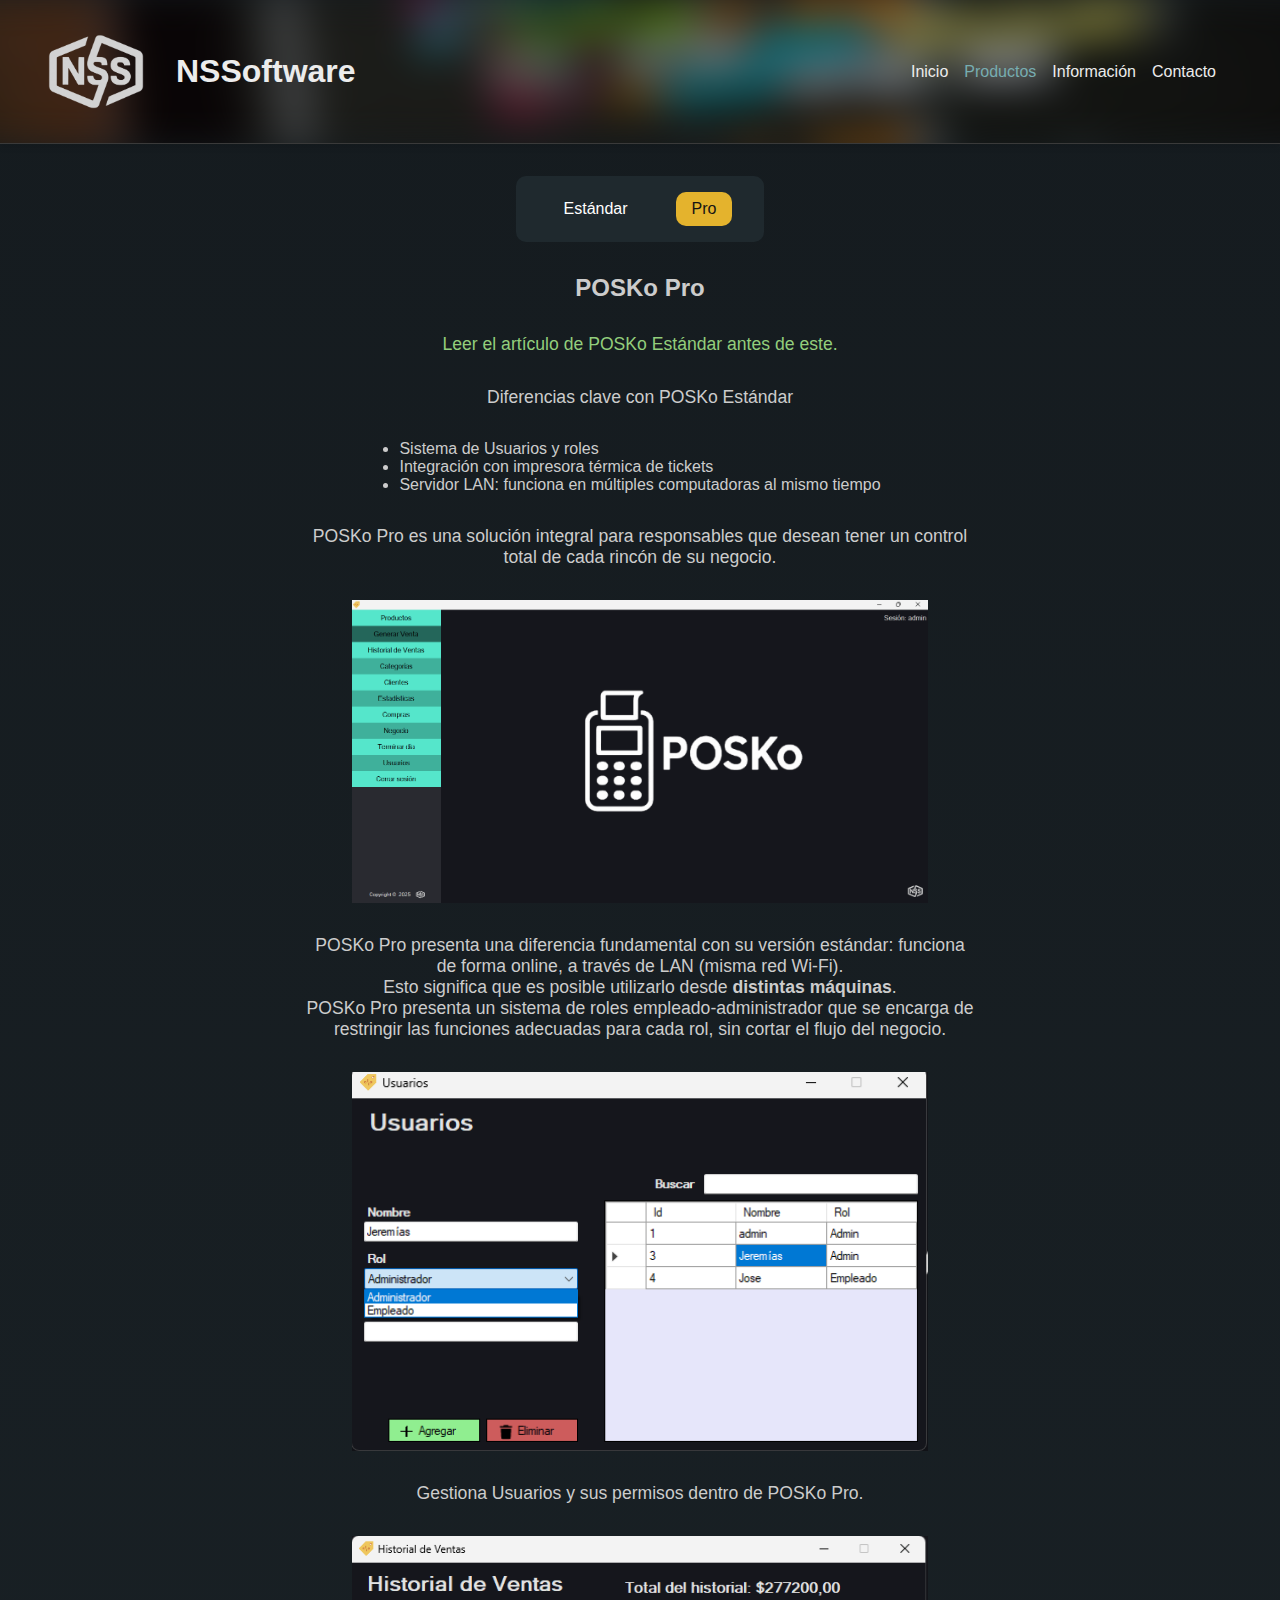
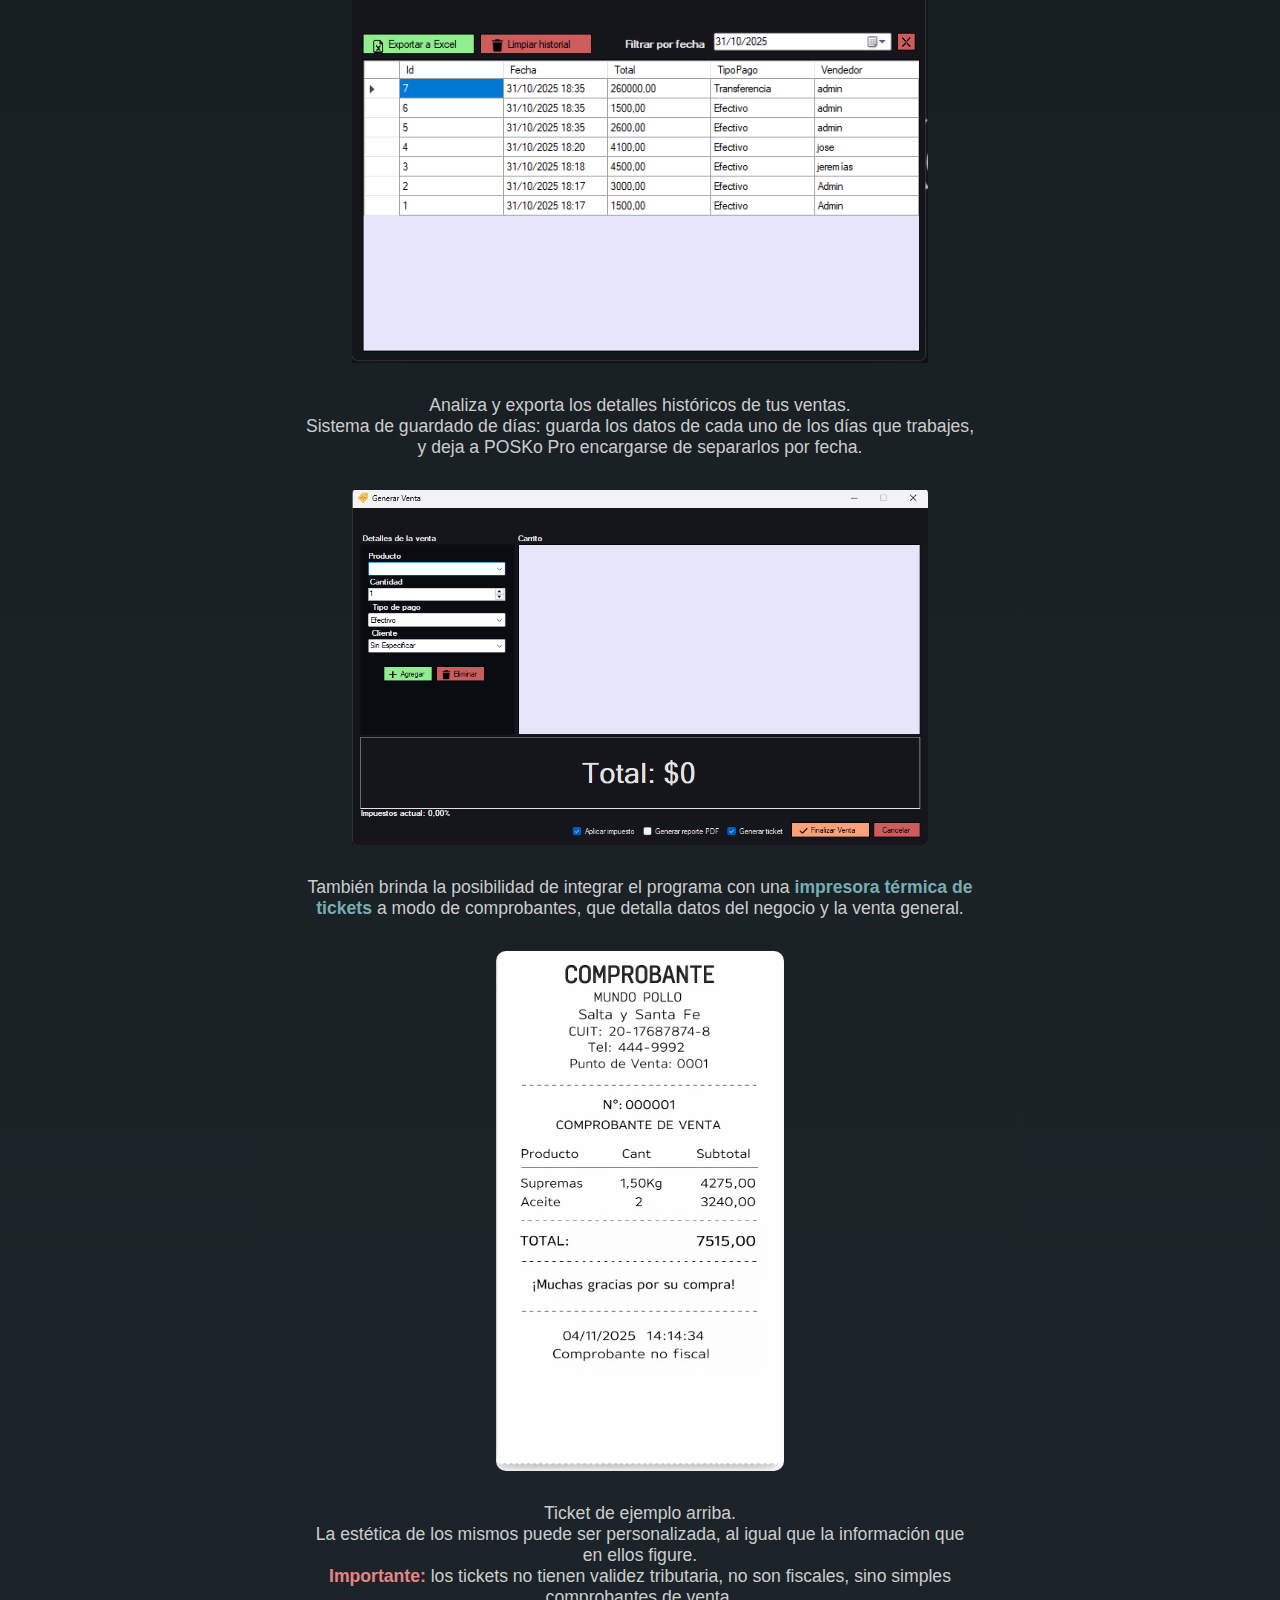
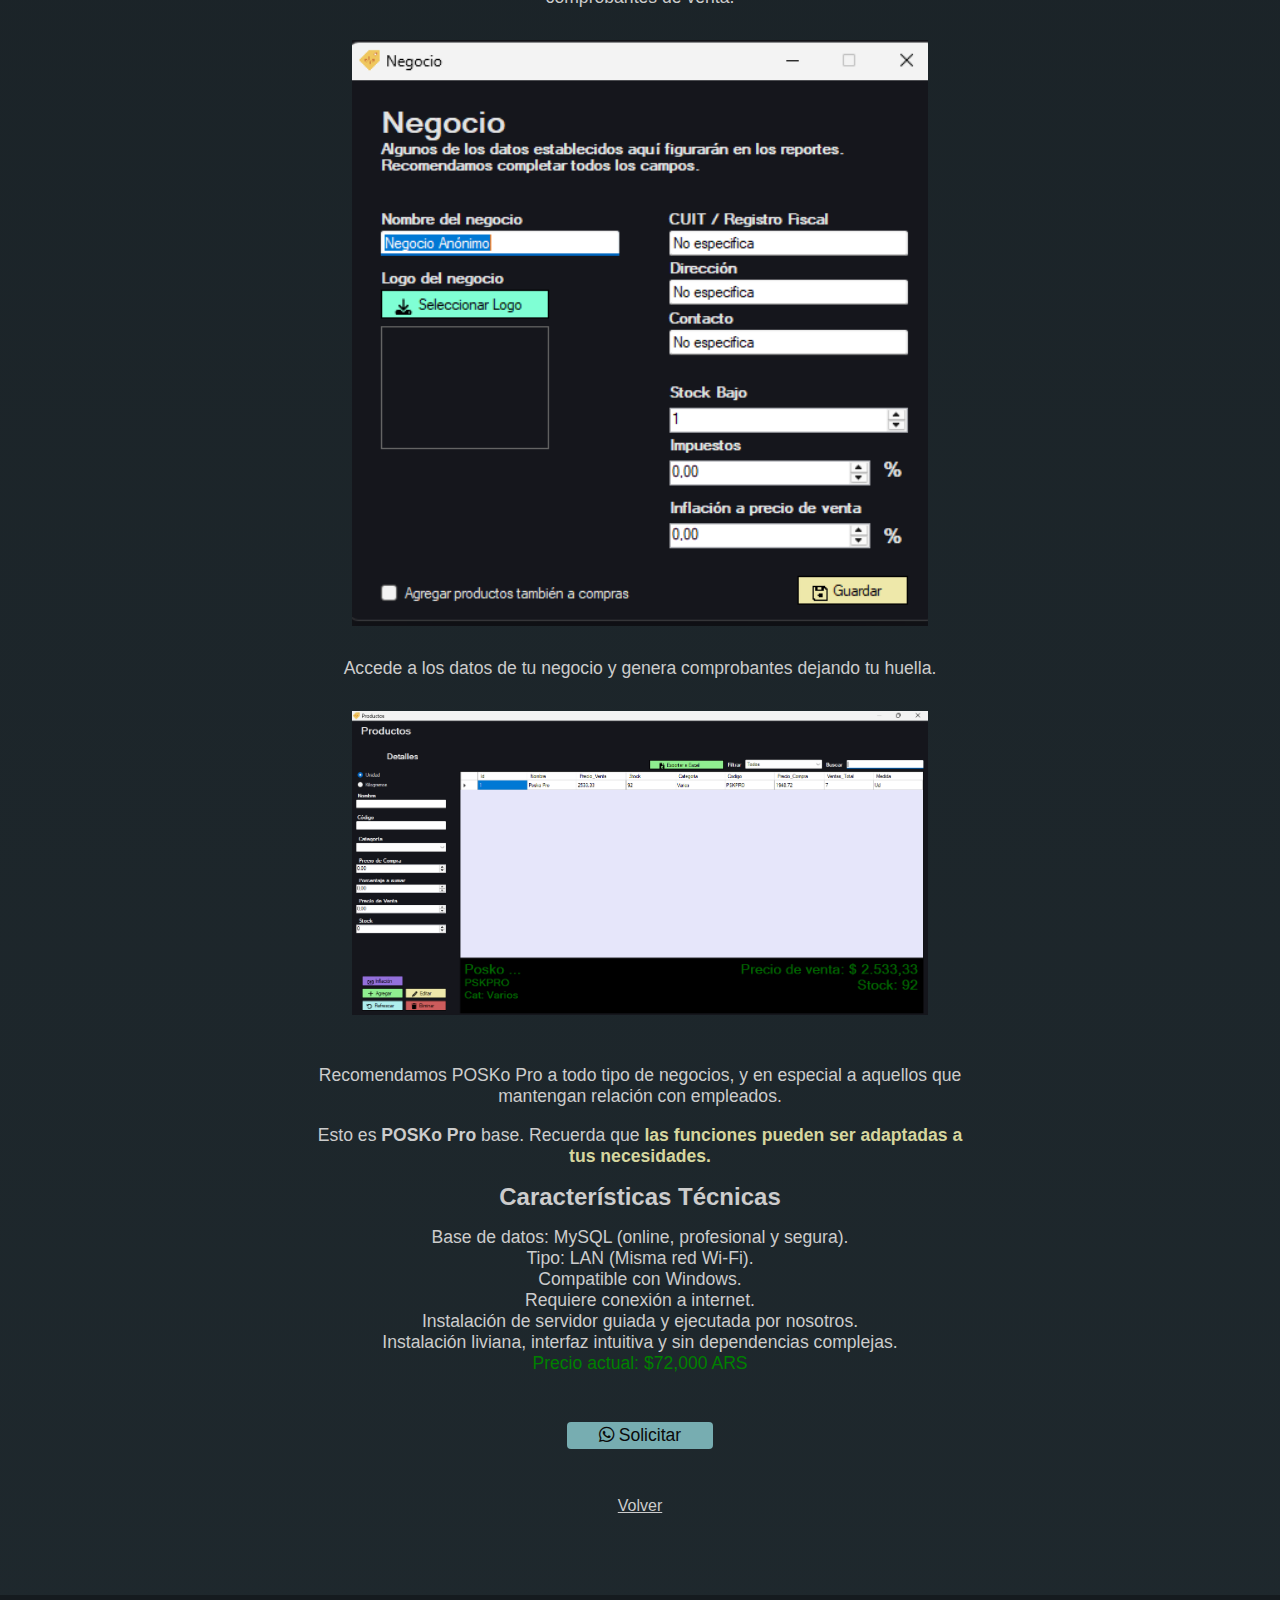
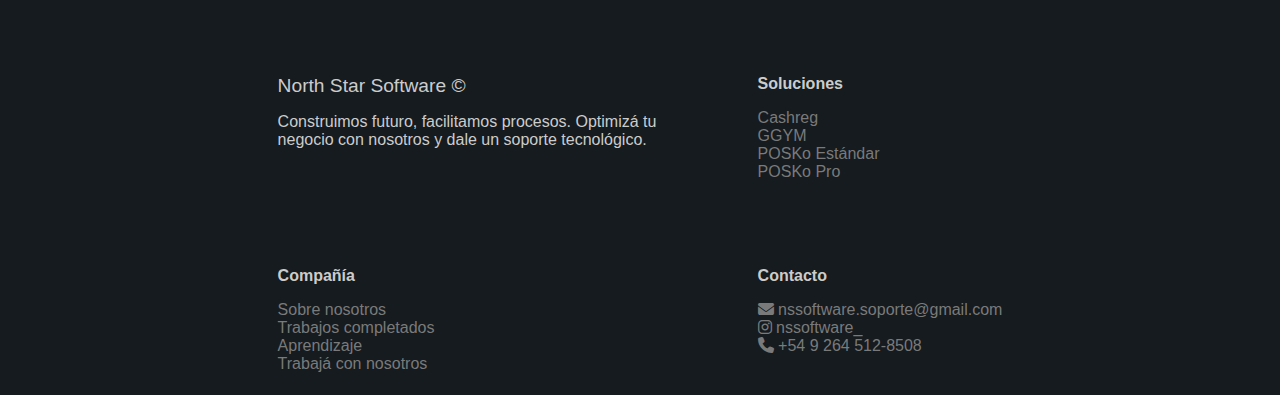
<file: poskopro.html>
<!DOCTYPE html>
<html lang="en">
<head>
    <meta charset="UTF-8">
    <meta name="viewport" content="width=device-width, initial-scale=1.0">
    <title>Productos - NSS</title>
    <link rel="stylesheet" href="css/reset.css">
    <link rel="stylesheet" href="css/header_nav.css">
    <link rel="stylesheet" href="css/boxes.css">
    <link rel="stylesheet" href="css/footer.css">
    <link rel="stylesheet" href="css/preview.css">
    <link rel="stylesheet" href="https://cdnjs.cloudflare.com/ajax/libs/font-awesome/6.5.1/css/all.min.css">
    <link rel="icon" type="image/png" href="img/NSSlogo2-removebg-preview.png">
</head>
<body>
    <div id="container">
        <div class="header-nav">
            <header>
                <img src="img/NSSlogo2-removebg-preview.png" id="logo" alt="Logo">
                <h1><span>NSSoftware</span></h1>
            </header>

            <nav>
                <a href="index.html">Inicio</a>
                <a href="productos.html" style="color: #77adb1;">Productos</a>
                <a href="info.html">Información</a>
                <a href="contacto.html">Contacto</a>
            </nav>
        </div>
        
        <main>
            <div class="selectitem">
                <p class="option" data-page="posko.html">Estándar</p>
                <p class="option active" data-page="poskopro.html">Pro</p>
            </div>

            <p class="title">POSKo Pro</p>

            <p class="info-2" style="color: rgb(147, 206, 124); margin: 2rem 0;">Leer el artículo de POSKo Estándar antes de este.</p>

            <p class="info-2">Diferencias clave con POSKo Estándar</p>

            <ul class="ulcentrado">
                <li>Sistema de Usuarios y roles</li>
                <li>Integración con impresora térmica de tickets</li>
                <li>Servidor LAN: funciona en múltiples computadoras al mismo tiempo</li>
            </ul>


            <p class="info-2">POSKo Pro es una solución integral para responsables que desean tener un control total de cada rincón de su negocio.</p>

            <img src="img/POSKo/Pro/POSKoPro.png" alt="main">

            <p class="info-2">POSKo Pro presenta una diferencia fundamental con su versión estándar: funciona de forma online, a través de LAN (misma red Wi-Fi).</p>

            <p class="info-2">Esto significa que es posible utilizarlo desde <b>distintas máquinas</b>.</p>

            <p class="info-2">POSKo Pro presenta un sistema de roles empleado-administrador que se encarga de restringir las funciones adecuadas para cada rol, sin cortar el flujo del negocio.</p>

            <img src="img/POSKo/Pro/Usuarios.png" class="img3" alt="categorias">

            <p class="info-2">Gestiona Usuarios y sus permisos dentro de POSKo Pro.</p>

            <img src="img/POSKo/Pro/HistorialPro.png" class="img3" alt="categorias">

            <p class="info-2">Analiza y exporta los detalles históricos de tus ventas.</p>

            <p class="info-2">Sistema de guardado de días: guarda los datos de cada uno de los días que trabajes, y deja a POSKo Pro encargarse de separarlos por fecha.</p>

            <img src="img/POSKo/Pro/GenerarVenta.png" class="img" alt="generar_venta">

            <p class="info-2">También brinda la posibilidad de integrar el programa con una <b style="color: #77adb1;">impresora térmica de tickets</b> a modo de comprobantes, que detalla datos del negocio y la venta general.</p>

            <img src="img/POSKo/Ticket.png" alt="ticket" class="img2" style="border-radius: 10px;">

            <p class="info-2">Ticket de ejemplo arriba.</p>
            <p class="info-2">La estética de los mismos puede ser personalizada, al igual que la información que en ellos figure.</p>
            <p class="info-2"><b style="color: rgb(228, 133, 133);">Importante:</b> los tickets no tienen validez tributaria, no son fiscales, sino simples comprobantes de venta.</p>

            <img src="img/POSKo/Pro/Negocio.png" class="img3" alt="datos_negocio">

            <p class="info-2">Accede a los datos de tu negocio y genera comprobantes dejando tu huella.</p>

            <img src="img/POSKo/Pro/Productos.png" class="img" alt="datos_negocio">

            <br>

            <p class="info-2">Recomendamos POSKo Pro a todo tipo de negocios, y en especial a aquellos que mantengan relación con empleados.</p>

            <br>

            <p class="info-2">Esto es <b>POSKo Pro</b> base. Recuerda que <b style="color: rgb(214, 214, 158);">las funciones pueden ser adaptadas a tus necesidades.</b></p>
            <p class="title">Características Técnicas</p>
            <p class="info-2">Base de datos: MySQL (online, profesional y segura).</p>
            <p class="info-2">Tipo: LAN (Misma red Wi-Fi).</p>
            <p class="info-2">Compatible con Windows.</p>
            <p class="info-2">Requiere conexión a internet.</p>
            <p class="info-2">Instalación de servidor guiada y ejecutada por nosotros.</p>
            <p class="info-2">Instalación liviana, interfaz intuitiva y sin dependencias complejas.</p>

            <p class="info-2" style="color: green;" id="p_poskopro">Precio actual: $72,000 ARS</p>

            <a class="boton" href="https://wa.me/5492645128508?text=¡Hola!%20Quiero%20saber%20más%20sobre%20POSKo%20Pro." target="_blank"><i class="fa-brands fa-whatsapp"></i> Solicitar</a>

            <a href="index.html" class="b_volver">Volver</a>

        </main> 

    </div>
<footer>

        <div class="seccion">
            <section>
                <p style="width: fit-content; font-size: 1.2rem; margin: 1rem 0;">North Star Software &copy;</p>
                <p>Construimos futuro, facilitamos procesos. Optimizá tu negocio con nosotros y dale un soporte tecnológico.</p>
            </section>

            <section>

                <b>Compañía</b>

                <a href="sobrenosotros.html">Sobre nosotros</a>
                <a href="index.html">Trabajos completados</a>
                <a href="index.html">Aprendizaje</a>
                <a href="index.html">Trabajá con nosotros</a>
            </section>
        </div>

        <div class="seccion">
            <section>
                <b>Soluciones</b>

                <a href="cashreg.html">Cashreg</a>
                <a href="gym.html">GGYM</a>
                <a href="posko.html">POSKo Estándar</a>
                <a href="poskopro.html">POSKo Pro</a>
            </section>
            
            <section>
                <b>Contacto</b>

                <a><i class="fa-solid fa-envelope"></i> nssoftware.soporte@gmail.com</a>
                <a><i class="fa-brands fa-instagram"></i> nssoftware_</a>
                <a><i class="fa-solid fa-phone"></i> +54 9 264 512-8508</a>
            </section>
        </div>
    </footer>

    <script>
        const options = document.querySelectorAll('.selectitem .option');

        options.forEach(option => {
            option.addEventListener('click', () => {
                // Cambiar clase activa
                options.forEach(opt => opt.classList.remove('active'));
                option.classList.add('active');

                // Redirigir a otra página
                const page = option.getAttribute('data-page');
                if(page){
                    window.location.href = page; // Aquí hace la navegación
                }
            });
        });
    </script>

    <script src="./js/setprices.js"></script>

</body>
</html>
</file>
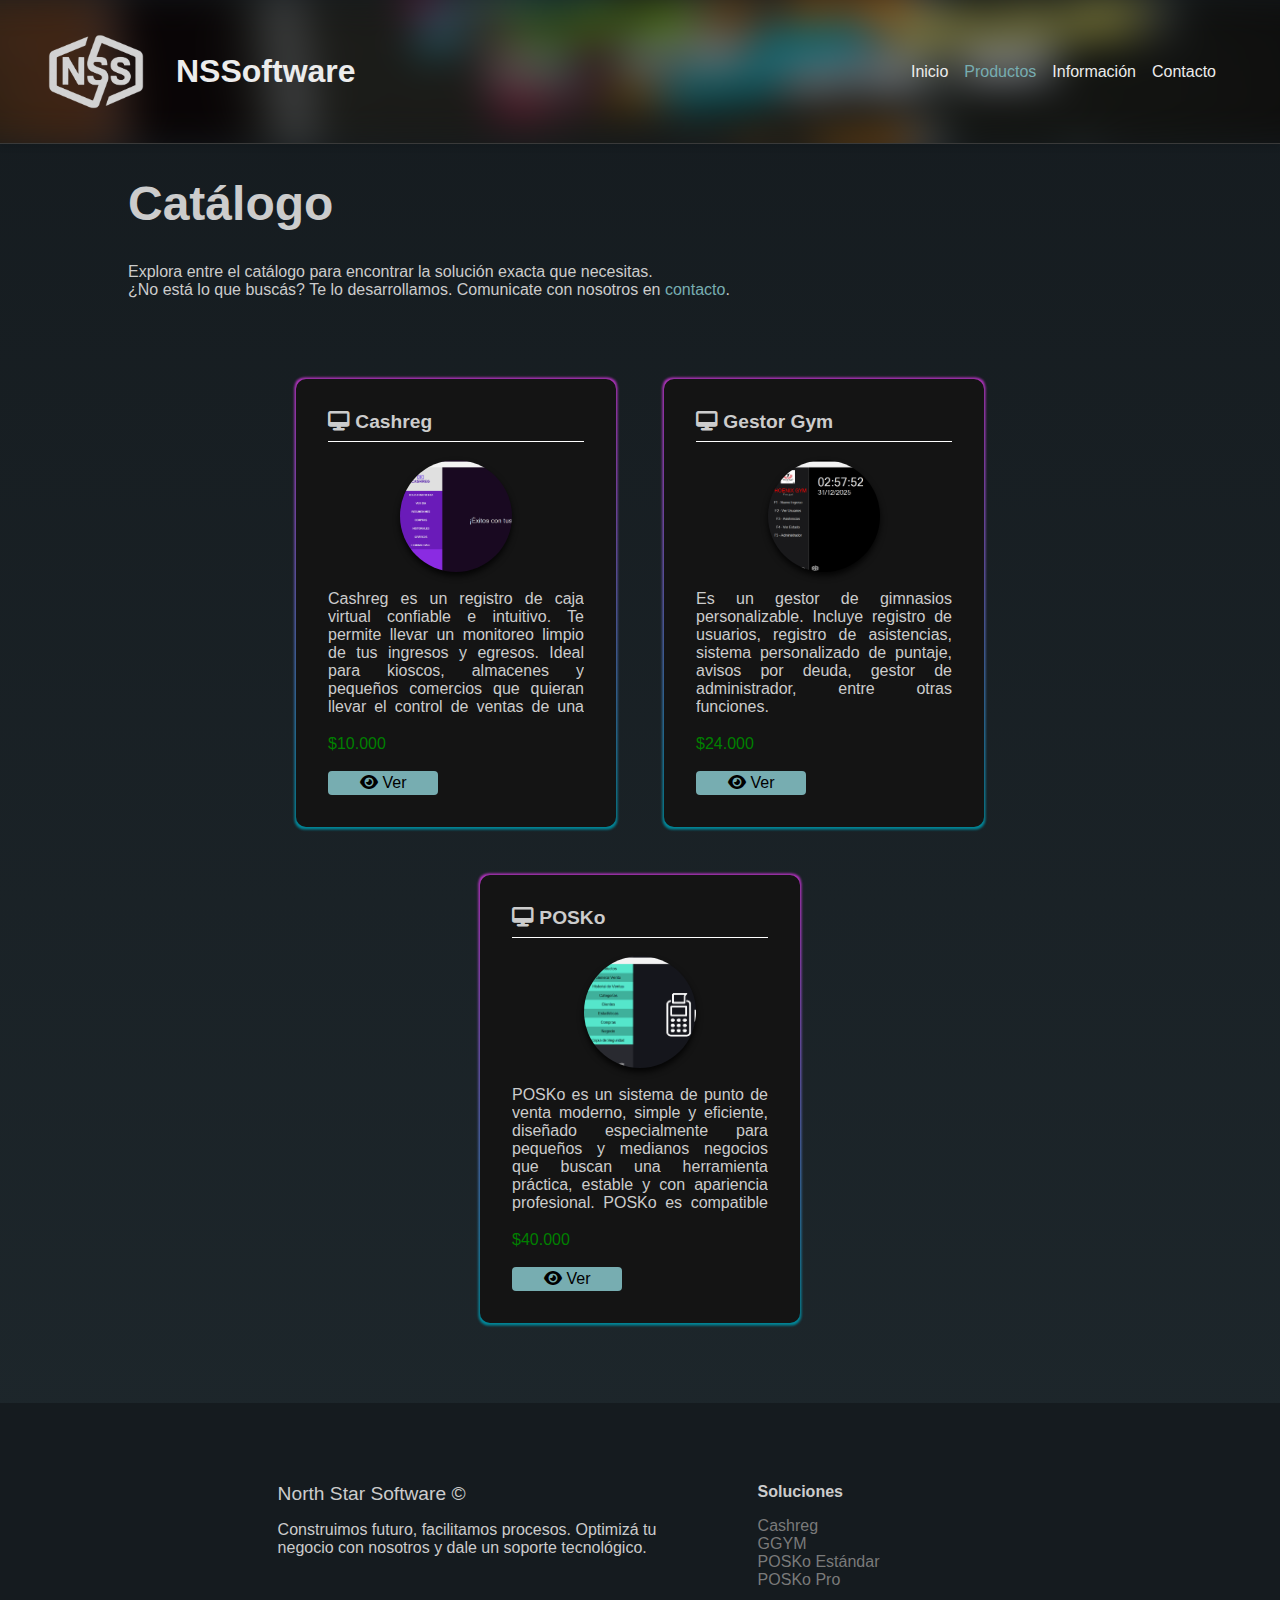
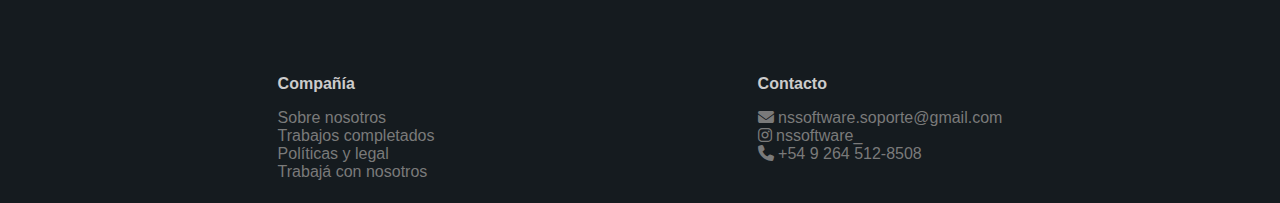
<file: productos.html>
<!DOCTYPE html>
<html lang="en">
<head>
    <meta charset="UTF-8">
    <meta name="viewport" content="width=device-width, initial-scale=1.0">
    <title>Productos - NSS</title>
    <link rel="stylesheet" href="css/reset.css">
    <link rel="stylesheet" href="css/header_nav.css">
    <link rel="stylesheet" href="css/boxes.css">
    <link rel="stylesheet" href="css/footer.css">
    <link rel="stylesheet" href="https://cdnjs.cloudflare.com/ajax/libs/font-awesome/6.5.1/css/all.min.css">
    <link rel="icon" type="image/png" href="img/NSSlogo2-removebg-preview.png">
</head>
<body>
    <div id="container">

        <div class="header-nav">
            <header>
                <img src="img/NSSlogo2-removebg-preview.png" id="logo" alt="Logo">
                <h1><span>NSSoftware</span></h1>
            </header>

            <nav>
                <a href="index.html">Inicio</a>
                <a href="productos.html" style="color: #77adb1;">Productos</a>
                <a href="info.html">Información</a>
                <a href="contacto.html">Contacto</a>
            </nav>
        </div>

        <section class="contenido">
            <p class="title-4">Catálogo</p>
            <p class="info">Explora entre el catálogo para encontrar la solución exacta que necesitas.</p>
            <p class="info">¿No está lo que buscás? Te lo desarrollamos. Comunicate con nosotros en <a href="contacto.html" style="color: #77adb1;">contacto</a>.</p>

            <section class="catalogo">

                <div class="productos">

                    <!-- CASHREG -->
                    <article class="producto">
                        <p class="producto-title"><i class="fa-solid fa-desktop"></i> Cashreg</p>
                        <div class="producto_img" style="background-image: url('img/Cashreg/Main.png');"></div>
                        <!-- <p class="update">ACTUALIZACIÓN</p> -->
                        <p class="producto-desc">Cashreg es un registro de caja virtual confiable e intuitivo. Te permite llevar un monitoreo limpio de tus ingresos y egresos. Ideal para kioscos, almacenes y pequeños comercios que quieran llevar el control de ventas de una forma extremadamente sencilla.</p>
                        <p style="color: green;" id="p_cashreg">
                            <!-- <b style="text-decoration: line-through; margin-right: 0.1rem; color: gray;">$27,000 </b> -->
                            $10.000</p>
                        <a href="cashreg.html"><i class="fa-solid fa-eye"></i> Ver</a>
                    </article>

                    <!-- PHOENIXGYM -->
                    <article class="producto">
                        <p class="producto-title"><i class="fa-solid fa-desktop"></i> Gestor Gym</p>
                        <div class="producto_img" style="background-image: url('img/PhoenixGYM/Main.png');"></div>
                        <p class="producto-desc">Es un gestor de gimnasios personalizable. Incluye registro de usuarios, registro de asistencias, sistema personalizado de puntaje, avisos por deuda, gestor de administrador, entre otras funciones.</p>
                        <p style="color: green;" id="p_ggym">$24.000</p>
                        <a href="gym.html"><i class="fa-solid fa-eye"></i> Ver</a>
                    </article>

                    <!-- POSKo -->
                    <article class="producto">
                        <p class="producto-title"><i class="fa-solid fa-desktop"></i> POSKo</p>
                        <div class="producto_img" style="background-image: url('img/POSKo/Inicio.png');"></div>
                        <p class="producto-desc">POSKo es un sistema de punto de venta moderno, simple y eficiente, diseñado especialmente para pequeños y medianos negocios que buscan una herramienta práctica, estable y con apariencia profesional. POSKo es compatible con lectores de código barra. Ofrece funciones avanzadas de gestión, tales como conexión remota a un servidor en línea, roles empleado-admin personalizables e integración con impresoras térmicas para generar tickets como comprobantes de venta.</p>
                        <p style="color: green;" id="p_poskoe">$40.000</p>
                        <a href="posko.html"><i class="fa-solid fa-eye"></i> Ver</a>
                    </article>

                    <!-- POSKo Pro -->
                    <!-- <article class="producto">
                        <p class="producto-title"><i class="fa-solid fa-desktop"></i> POSKo Pro</p>
                        <div class="producto_img" style="background-image: url('img/POSKo/Inicio.png');"></div>
                        <p class="producto-desc">POSKo Pro ofrece funciones avanzadas de gestión, tales como conexión remota a un servidor en línea, roles empleado-admin personalizables e integración con impresoras térmicas para generar tickets como comprobantes de venta.</p>
                        <p style="color: green;" id="p_poskopro">$72,000</p>
                        <a href="poskopro.html"><i class="fa-solid fa-eye"></i> Ver</a>
                    </article> -->

                </div>


            </section>

        </section>

    </div>
<footer>

        <div class="seccion">
            <section>
                <p style="width: fit-content; font-size: 1.2rem; margin: 1rem 0;">North Star Software &copy;</p>
                <p>Construimos futuro, facilitamos procesos. Optimizá tu negocio con nosotros y dale un soporte tecnológico.</p>
            </section>

            <section>

                <b>Compañía</b>

                <a href="sobrenosotros.html">Sobre nosotros</a>
                <a href="trabajoscompletados.html">Trabajos completados</a>
                <a href="politicasylegal.html">Políticas y legal</a>
                <a href="trabajaconnosotros.html">Trabajá con nosotros</a>
            </section>
        </div>

        <div class="seccion">
            <section>
                <b>Soluciones</b>

                <a href="cashreg.html">Cashreg</a>
                <a href="gym.html">GGYM</a>
                <a href="posko.html">POSKo Estándar</a>
                <a href="poskopro.html">POSKo Pro</a>
            </section>
            
            <section>
                <b>Contacto</b>

                <a><i class="fa-solid fa-envelope"></i> nssoftware.soporte@gmail.com</a>
                <a><i class="fa-brands fa-instagram"></i> nssoftware_</a>
                <a><i class="fa-solid fa-phone"></i> +54 9 264 512-8508</a>
            </section>
        </div>
    </footer>

    <script src="./js/setprices.js"></script>
</body>
</html>
</file>
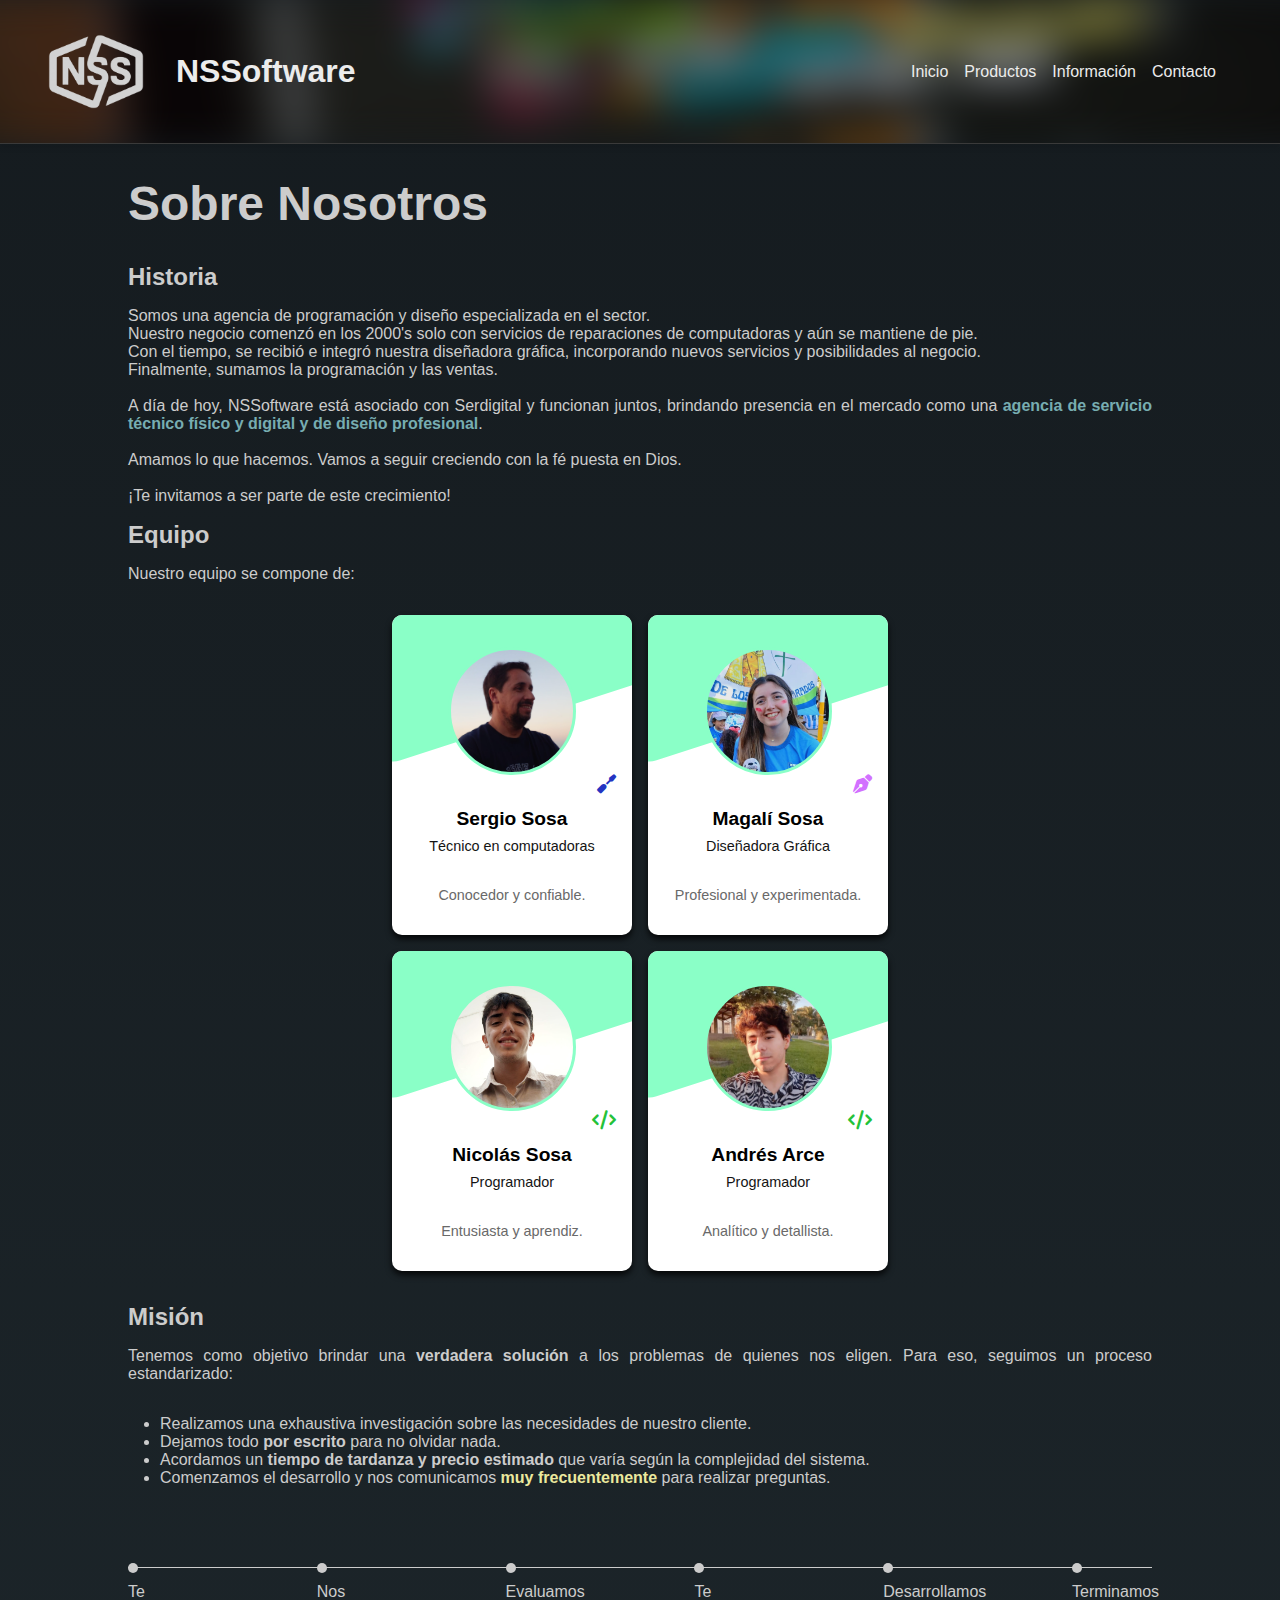
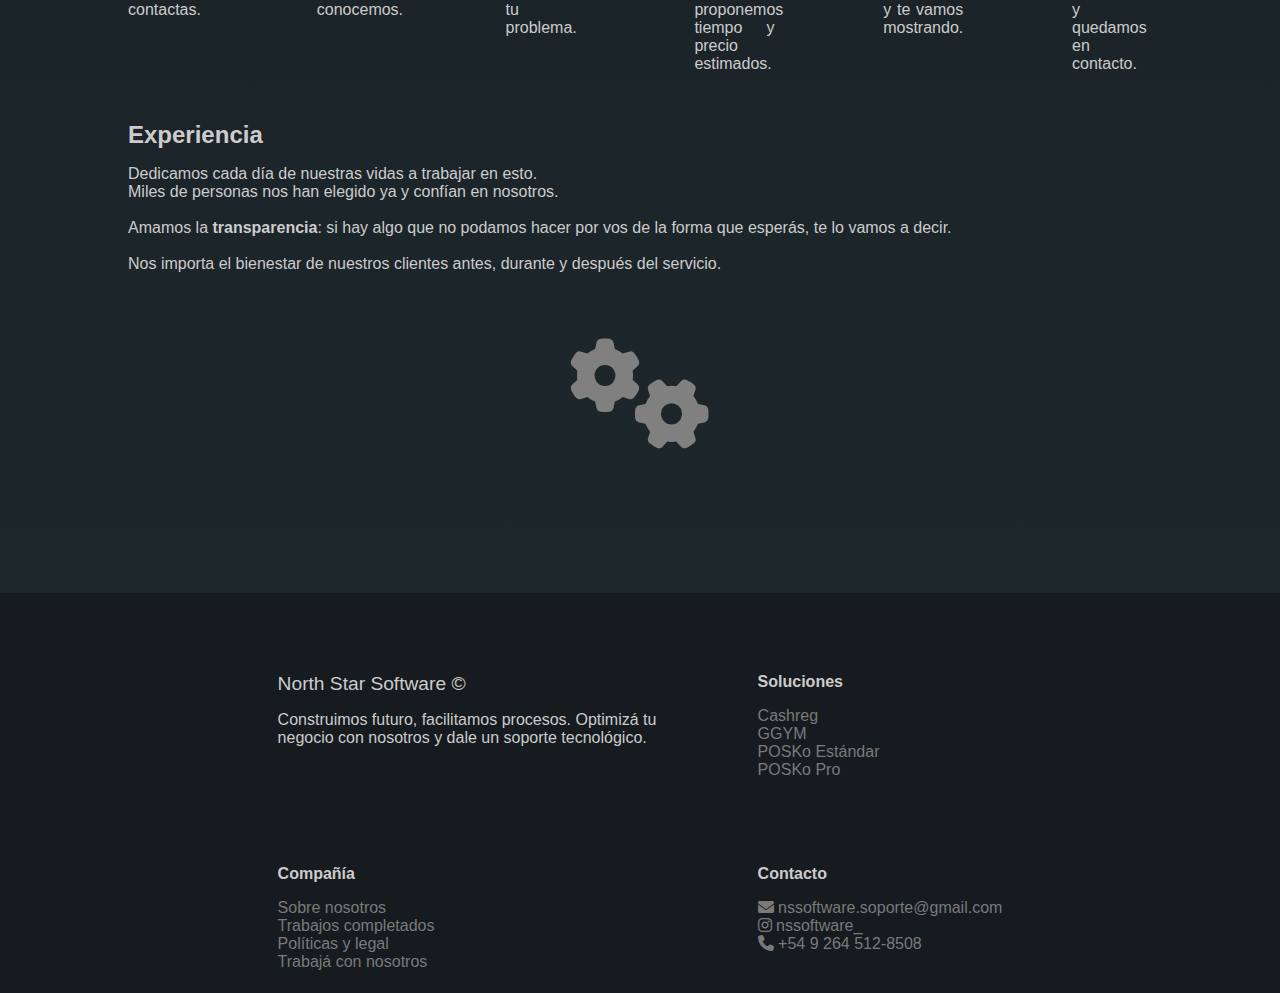
<file: sobrenosotros.html>
<!DOCTYPE html>
<html lang="en">
<head>
    <meta charset="UTF-8">
    <meta name="viewport" content="width=device-width, initial-scale=1.0">
    <title>Productos - NSS</title>
    <link rel="stylesheet" href="css/reset.css">
    <link rel="stylesheet" href="css/header_nav.css">
    <link rel="stylesheet" href="css/boxes.css">
    <link rel="stylesheet" href="css/footer.css">
    <link rel="stylesheet" href="https://cdnjs.cloudflare.com/ajax/libs/font-awesome/6.5.1/css/all.min.css">
    <link rel="icon" type="image/png" href="img/NSSlogo2-removebg-preview.png">
</head>
<body>
    <div id="container">

        <div class="header-nav">
            <header>
                <img src="img/NSSlogo2-removebg-preview.png" id="logo" alt="Logo">
                <h1><span>NSSoftware</span></h1>
            </header>

            <nav>
                <a href="index.html">Inicio</a>
                <a href="productos.html">Productos</a>
                <a href="info.html">Información</a>
                <a href="contacto.html">Contacto</a>
            </nav>
        </div>

        <section class="contenido">
            <p class="title-4">Sobre Nosotros</p>

            <p class="title-5">Historia</p>

            <p class="info">Somos una agencia de programación y diseño especializada en el sector.</p>
            <p class="info">Nuestro negocio comenzó en los 2000's solo con servicios de reparaciones de computadoras y aún se mantiene de pie.</p>
            <p class="info">Con el tiempo, se recibió e integró nuestra diseñadora gráfica, incorporando nuevos servicios y posibilidades al negocio.</p>
            <p class="info">Finalmente, sumamos la programación y las ventas.</p>
            <br>
            <p class="info">A día de hoy, NSSoftware está asociado con Serdigital y funcionan juntos, brindando presencia en el mercado como una <b style="color: #77adb1;">agencia de servicio técnico físico y digital y de diseño profesional</b>.</p>
            <br>
            <p class="info">Amamos lo que hacemos. Vamos a seguir creciendo con la fé puesta en Dios.</p>
            <br>
            <p class="info">¡Te invitamos a ser parte de este crecimiento!</p>

            <p class="title-5">Equipo</p>

            <p class="info">Nuestro equipo se compone de:</p>

            <div class="team">

                <div class="member">
                    <i class="fa-solid fa-screwdriver" style="color: rgb(36, 52, 194);"></i>
                    <div class="member-img" style="background: url('img/Sergio.jpg');
                    background-position: center;
                    background-size: cover;"></div>
                    <div style="display: flex; flex-direction: column; gap: 0.5rem;">
                        <b>Sergio Sosa</b>
                        <p style="font-size: 0.9rem;">Técnico en computadoras</p>
                    </div>
                    <p class="member_desc">Conocedor y confiable.</p>
                </div>

                <div class="member">
                    <i class="fa-solid fa-pen-nib" style="color: rgb(210, 112, 255);"></i>
                    <div class="member-img" style="background: url('img/Magui.png');
                    background-position: center;
                    background-size: cover;"></div>
                    <div style="display: flex; flex-direction: column; gap: 0.5rem;">
                        <b>Magalí Sosa</b>
                        <p style="font-size: 0.9rem;">Diseñadora Gráfica</p>
                    </div>
                    <p class="member_desc">Profesional y experimentada.</p>
                </div>


                <div class="member">
                    <i class="fa-solid fa-code" style="color: rgb(36, 194, 57);"></i>
                    <div class="member-img" style="background: url('img/Nico.jpg');
                    background-position: center;
                    background-size: cover;"></div>
                    <div style="display: flex; flex-direction: column; gap: 0.5rem;">
                        <b>Nicolás Sosa</b>
                        <p style="font-size: 0.9rem;">Programador</p>
                    </div>
                    <p class="member_desc">Entusiasta y aprendiz.</p>
                </div>

                <div class="member">
                    <i class="fa-solid fa-code" style="color: rgb(36, 194, 57);"></i>
                    <div class="member-img" style="background: url('img/Andres.png');
                    background-position: center;
                    background-size: cover;"></div>
                    <div style="display: flex; flex-direction: column; gap: 0.5rem;">
                        <b>Andrés Arce</b>
                        <p style="font-size: 0.9rem;">Programador</p>
                    </div>
                    <p class="member_desc">Analítico y detallista.</p>
                </div>

                <!-- <div class="member">
                    <i class="fa-solid fa-bullhorn" style="color: rgb(194, 41, 36);"></i>
                    <div class="member-img" style="background: url('img/MatíasFlores.jpg');
                    background-position: center;
                    background-size: cover;"></div>
                    <div style="display: flex; flex-direction: column; gap: 0.5rem;">
                        <b>Matías Flores</b>
                        <p style="font-size: 0.9rem;">Agente de Ventas</p>
                    </div>
                    <p class="member_desc">Visionario y energético.</p>
                </div> -->


            </div>

            <p class="title-5">Misión</p>

            <p class="info">Tenemos como objetivo brindar una <b>verdadera solución</b> a los problemas de quienes nos eligen. Para eso, seguimos un proceso estandarizado: </p>
            <ul>
                <li>
                    Realizamos una exhaustiva investigación sobre las necesidades de nuestro cliente.
                </li>
                <li>
                    Dejamos todo <b>por escrito</b> para no olvidar nada.
                </li>
                <li>
                    Acordamos un <b>tiempo de tardanza y precio estimado</b> que varía según la complejidad del sistema.
                </li>
                <li>
                    Comenzamos el desarrollo y nos comunicamos <b style="color: rgb(235, 233, 158);">muy frecuentemente</b> para realizar preguntas.
                </li>
            </ul>

            <div class="linea_tiempo">
                <div class="ltlinea"></div>
                <div class="ltitem">
                    <div class="puntito"></div>
                    <p>Te contactas.</p>
                </div>
                <div class="ltitem">
                    <div class="puntito"></div>
                    <p>Nos conocemos.</p>
                </div>
                <div class="ltitem">
                    <div class="puntito"></div>
                    <p>Evaluamos tu problema.</p>
                </div>
                <div class="ltitem">
                    <div class="puntito"></div>
                    <p>Te proponemos tiempo y precio estimados.</p>
                </div>
                <div class="ltitem">
                    <div class="puntito"></div>
                    <p>Desarrollamos y te vamos mostrando.</p>
                </div>
                <div class="ltitem">
                    <div class="puntito"></div>
                    <p>Terminamos y quedamos en contacto.</p>
                </div>
            </div>

            <p class="title-5">Experiencia</p>

            <p class="info">Dedicamos cada día de nuestras vidas a trabajar en esto.</p>
            <p class="info">Miles de personas nos han elegido ya y confían en nosotros.</p>
            <br>
            <p class="info">Amamos la <b>transparencia</b>: si hay algo que no podamos hacer por vos de la forma que esperás, te lo vamos a decir.</p>
            <br>
            <p class="info">Nos importa el bienestar de nuestros clientes antes, durante y después del servicio.</p>

            <i class="fa-solid fa-gears" style="font-size: 7rem; text-align: center; width: 100%; margin: 4rem 0; color: gray;"></i>

        </section>

    </div>
<footer>

        <div class="seccion">
            <section>
                <p style="width: fit-content; font-size: 1.2rem; margin: 1rem 0;">North Star Software &copy;</p>
                <p>Construimos futuro, facilitamos procesos. Optimizá tu negocio con nosotros y dale un soporte tecnológico.</p>
            </section>

            <section>

                <b>Compañía</b>

                <a href="sobrenosotros.html">Sobre nosotros</a>
                <a href="trabajoscompletados.html">Trabajos completados</a>
                <a href="politicasylegal.html">Políticas y legal</a>
                <a href="trabajaconnosotros.html">Trabajá con nosotros</a>
            </section>
        </div>

        <div class="seccion">
            <section>
                <b>Soluciones</b>

                <a href="cashreg.html">Cashreg</a>
                <a href="gym.html">GGYM</a>
                <a href="posko.html">POSKo Estándar</a>
                <a href="poskopro.html">POSKo Pro</a>
            </section>
            
            <section>
                <b>Contacto</b>

                <a><i class="fa-solid fa-envelope"></i> nssoftware.soporte@gmail.com</a>
                <a><i class="fa-brands fa-instagram"></i> nssoftware_</a>
                <a><i class="fa-solid fa-phone"></i> +54 9 264 512-8508</a>
            </section>
        </div>
    </footer>
</body>
</html>
</file>
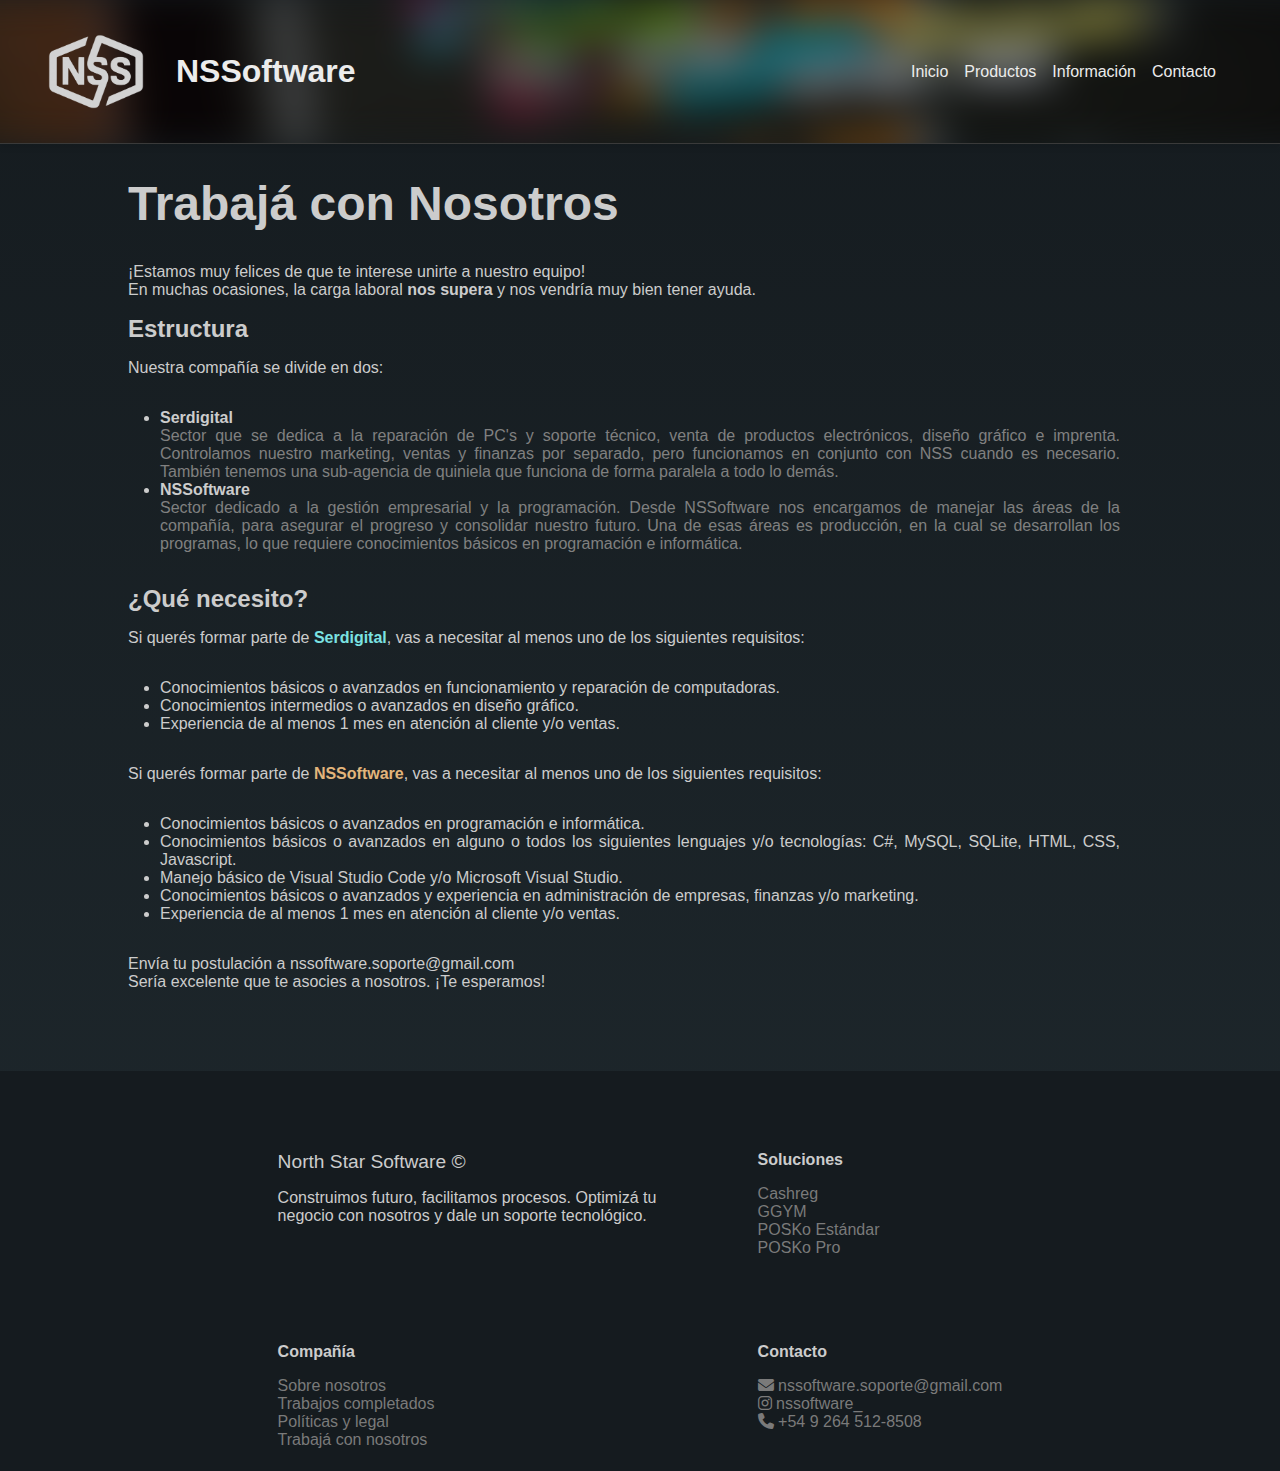
<file: trabajaconnosotros.html>
<!DOCTYPE html>
<html lang="en">
<head>
    <meta charset="UTF-8">
    <meta name="viewport" content="width=device-width, initial-scale=1.0">
    <title>Productos - NSS</title>
    <link rel="stylesheet" href="css/reset.css">
    <link rel="stylesheet" href="css/header_nav.css">
    <link rel="stylesheet" href="css/boxes.css">
    <link rel="stylesheet" href="css/footer.css">
    <link rel="stylesheet" href="https://cdnjs.cloudflare.com/ajax/libs/font-awesome/6.5.1/css/all.min.css">
    <link rel="icon" type="image/png" href="img/NSSlogo2-removebg-preview.png">
</head>
<body>
    <div id="container">

        <div class="header-nav">
            <header>
                <img src="img/NSSlogo2-removebg-preview.png" id="logo" alt="Logo">
                <h1><span>NSSoftware</span></h1>
            </header>

            <nav>
                <a href="index.html">Inicio</a>
                <a href="productos.html">Productos</a>
                <a href="info.html">Información</a>
                <a href="contacto.html">Contacto</a>
            </nav>
        </div>

        <section class="contenido">

            <p class="title-4">Trabajá con Nosotros</p>
            <p class="info">¡Estamos muy felices de que te interese unirte a nuestro equipo!</p>
            <p class="info">En muchas ocasiones, la carga laboral <b>nos supera</b> y nos vendría muy bien tener ayuda.</p>
            <p class="title-5">Estructura</p>
            <p class="info">Nuestra compañía se divide en dos:</p>
            <ul>
                <li>
                    <b>Serdigital</b>
                    <p class="info" style="color: gray;">Sector que se dedica a la reparación de PC's y soporte técnico, venta de productos electrónicos, diseño gráfico e imprenta. Controlamos nuestro marketing, ventas y finanzas por separado, pero funcionamos en conjunto con NSS cuando es necesario. También tenemos una sub-agencia de quiniela que funciona de forma paralela a todo lo demás.</p>
                </li>
                <li>
                    <b>NSSoftware</b>
                    <p class="info" style="color: gray;">Sector dedicado a la gestión empresarial y la programación. Desde NSSoftware nos encargamos de manejar las áreas de la compañía, para asegurar el progreso y consolidar nuestro futuro. Una de esas áreas es producción, en la cual se desarrollan los programas, lo que requiere conocimientos básicos en programación e informática.</p>
                </li>
            </ul>

            <p class="title-5">¿Qué necesito?</p>

            <p class="info">Si querés formar parte de <b style="color: #7be2e2;">Serdigital</b>, vas a necesitar al menos uno de los siguientes requisitos:</p>

            <ul>
                <li>
                    Conocimientos básicos o avanzados en funcionamiento y reparación de computadoras.
                </li>
                <li>
                    Conocimientos intermedios o avanzados en diseño gráfico.
                </li>
                <li>
                    Experiencia de al menos 1 mes en atención al cliente y/o ventas.
                </li>
            </ul>

            <p class="info">Si querés formar parte de <b style="color: #e2b57b;">NSSoftware</b>, vas a necesitar al menos uno de los siguientes requisitos:</p>

            <ul>
                <li>
                    Conocimientos básicos o avanzados en programación e informática.
                </li>
                <li>
                    Conocimientos básicos o avanzados en alguno o todos los siguientes lenguajes y/o tecnologías: C#, MySQL, SQLite, HTML, CSS, Javascript.
                </li>
                <li>
                    Manejo básico de Visual Studio Code y/o Microsoft Visual Studio.
                </li>
                <li>
                    Conocimientos básicos o avanzados y experiencia en administración de empresas, finanzas y/o marketing.
                </li>
                <li>
                    Experiencia de al menos 1 mes en atención al cliente y/o ventas.
                </li>
            </ul>

            <p class="info">Envía tu postulación a nssoftware.soporte@gmail.com</p>

            <p class="info">Sería excelente que te asocies a nosotros. ¡Te esperamos!</p>

        </section>

    </div>
    
<footer>

        <div class="seccion">
            <section>
                <p style="width: fit-content; font-size: 1.2rem; margin: 1rem 0;">North Star Software &copy;</p>
                <p>Construimos futuro, facilitamos procesos. Optimizá tu negocio con nosotros y dale un soporte tecnológico.</p>
            </section>

            <section>

                <b>Compañía</b>

                <a href="sobrenosotros.html">Sobre nosotros</a>
                <a href="trabajoscompletados.html">Trabajos completados</a>
                <a href="politicasylegal.html">Políticas y legal</a>
                <a href="trabajaconnosotros.html">Trabajá con nosotros</a>
            </section>
        </div>

        <div class="seccion">
            <section>
                <b>Soluciones</b>

                <a href="cashreg.html">Cashreg</a>
                <a href="gym.html">GGYM</a>
                <a href="posko.html">POSKo Estándar</a>
                <a href="poskopro.html">POSKo Pro</a>
            </section>
            
            <section>
                <b>Contacto</b>

                <a><i class="fa-solid fa-envelope"></i> nssoftware.soporte@gmail.com</a>
                <a><i class="fa-brands fa-instagram"></i> nssoftware_</a>
                <a><i class="fa-solid fa-phone"></i> +54 9 264 512-8508</a>
            </section>
        </div>
</footer>

</body>
</html>
</file>
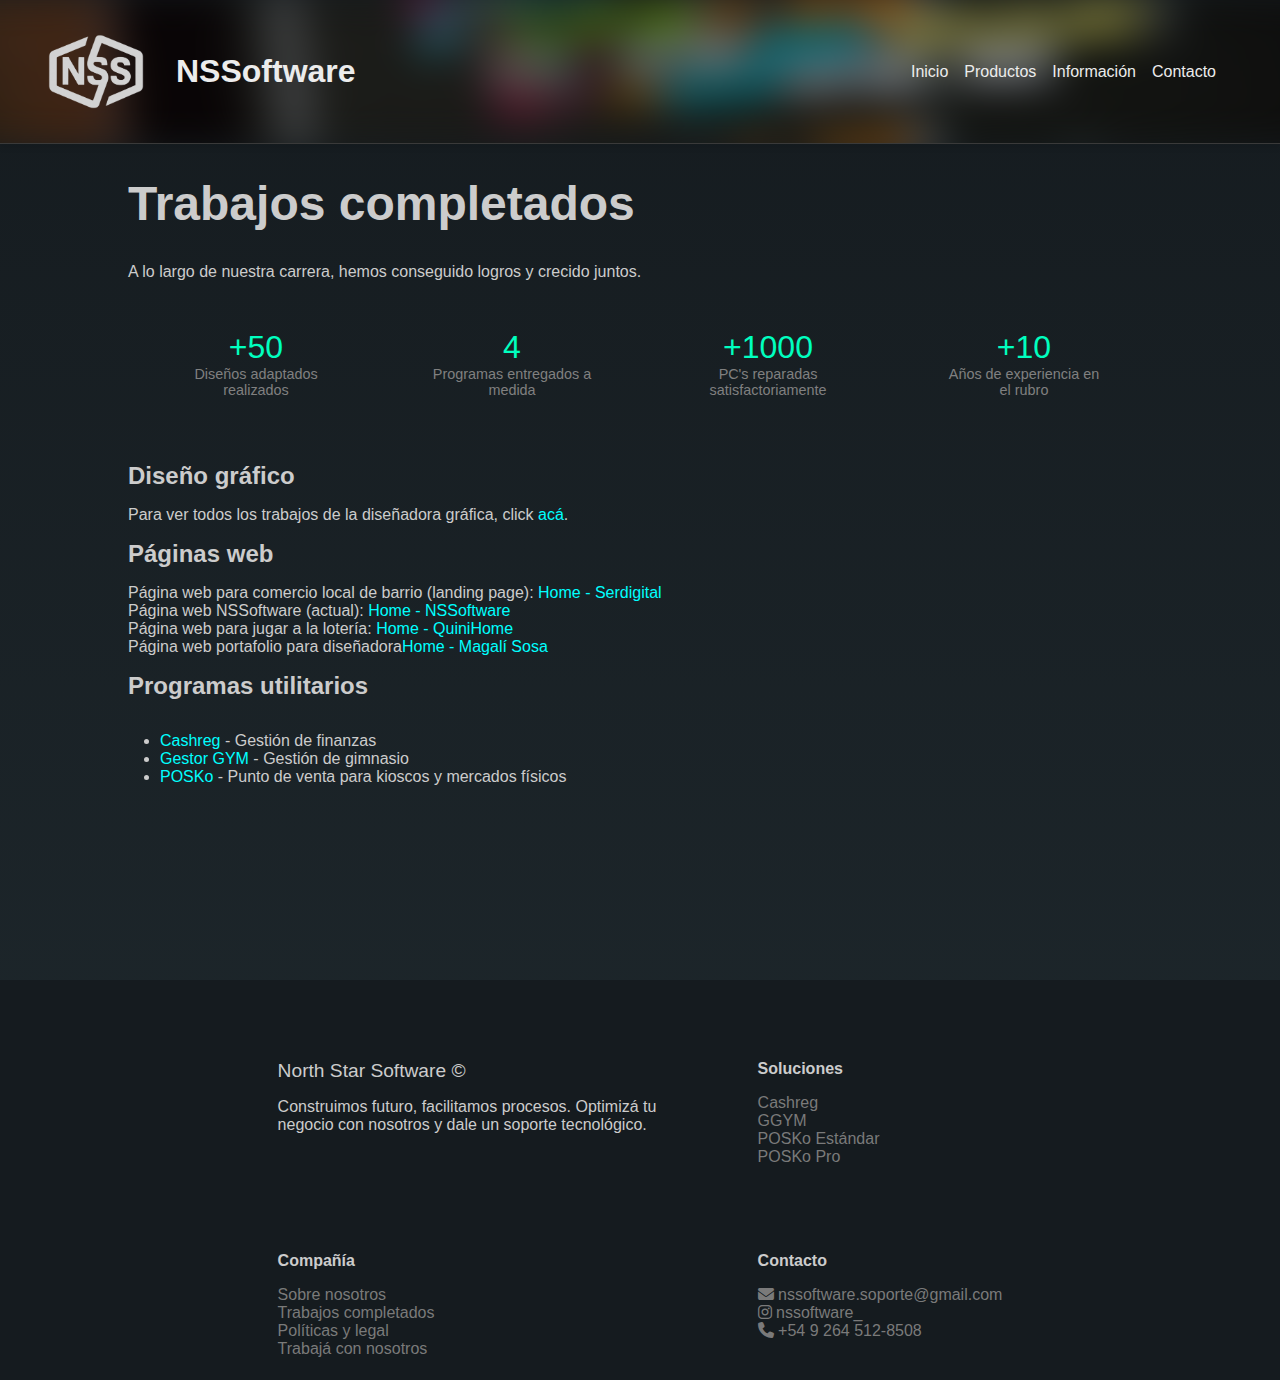
<file: trabajoscompletados.html>
<!DOCTYPE html>
<html lang="en">
<head>
    <meta charset="UTF-8">
    <meta name="viewport" content="width=device-width, initial-scale=1.0">
    <title>Productos - NSS</title>
    <link rel="stylesheet" href="css/reset.css">
    <link rel="stylesheet" href="css/header_nav.css">
    <link rel="stylesheet" href="css/boxes.css">
    <link rel="stylesheet" href="css/footer.css">
    <link rel="stylesheet" href="https://cdnjs.cloudflare.com/ajax/libs/font-awesome/6.5.1/css/all.min.css">
    <link rel="icon" type="image/png" href="img/NSSlogo2-removebg-preview.png">
</head>
<body>
    <div id="container">

        <div class="header-nav">
            <header>
                <img src="img/NSSlogo2-removebg-preview.png" id="logo" alt="Logo">
                <h1><span>NSSoftware</span></h1>
            </header>

            <nav>
                <a href="index.html">Inicio</a>
                <a href="productos.html">Productos</a>
                <a href="info.html">Información</a>
                <a href="contacto.html">Contacto</a>
            </nav>
        </div>

        <section class="contenido">

            <p class="title-4">Trabajos completados</p>
            <p class="info">A lo largo de nuestra carrera, hemos conseguido logros y crecido juntos.</p>

            <div class="estadisticas">
                <div class="stat">
                    <p>+50</p>
                    <p>Diseños adaptados realizados</p>
                </div>
                <div class="stat">
                    <p>4</p>
                    <p>Programas entregados a medida</p>
                </div>
                <div class="stat">
                    <p>+1000</p>
                    <p>PC's reparadas satisfactoriamente</p>
                </div>
                <div class="stat">
                    <p>+10</p>
                    <p>Años de experiencia en el rubro</p>
                </div>
            </div>

            <p class="title-5">Diseño gráfico</p>

            <p class="info">Para ver todos los trabajos de la diseñadora gráfica, click <a href="https://sosatrigomagali.myportfolio.com" style="color: aqua;" target="_blank">acá</a>.</p>

            <p class="title-5">Páginas web</p>

            <p class="info">Página web para comercio local de barrio (landing page): <a href="https://itsganimedes.github.io/Serdigital/" style="color: aqua;" target="_blank">Home - Serdigital </a></p>

            <p class="info">Página web NSSoftware (actual): <a href="https://itsganimedes.github.io/NSSoftware/" style="color: aqua;" target="_blank">Home - NSSoftware</a></p>

            <p class="info">Página web para jugar a la lotería: <a href="https://palegreen-sandpiper-568082.hostingersite.com/" style="color: aqua;" target="_blank">Home - QuiniHome </a></p>

            <p class="info">Página web portafolio para diseñadora<a href="https://itsganimedes.github.io/Magali_Sosa_Portafolio/" style="color: aqua;" target="_blank">Home - Magalí Sosa</a></p>

            <p class="title-5">Programas utilitarios</p>

            <ul>
                <li>
                    <a href="cashreg.html" style="color: aqua;">Cashreg</a> - Gestión de finanzas
                </li>
                <li>
                    <a href="gym.html" style="color: aqua;">Gestor GYM</a> - Gestión de gimnasio
                </li>
                <li>
                    <a href="posko.html" style="color: aqua;">POSKo</a> - Punto de venta para kioscos y mercados físicos
                </li>
            </ul>

        </section>

    </div>
    
<footer>

        <div class="seccion">
            <section>
                <p style="width: fit-content; font-size: 1.2rem; margin: 1rem 0;">North Star Software &copy;</p>
                <p>Construimos futuro, facilitamos procesos. Optimizá tu negocio con nosotros y dale un soporte tecnológico.</p>
            </section>

            <section>

                <b>Compañía</b>

                <a href="sobrenosotros.html">Sobre nosotros</a>
                <a href="trabajoscompletados.html">Trabajos completados</a>
                <a href="politicasylegal.html">Políticas y legal</a>
                <a href="trabajaconnosotros.html">Trabajá con nosotros</a>
            </section>
        </div>

        <div class="seccion">
            <section>
                <b>Soluciones</b>

                <a href="cashreg.html">Cashreg</a>
                <a href="gym.html">GGYM</a>
                <a href="posko.html">POSKo Estándar</a>
                <a href="poskopro.html">POSKo Pro</a>
            </section>
            
            <section>
                <b>Contacto</b>

                <a><i class="fa-solid fa-envelope"></i> nssoftware.soporte@gmail.com</a>
                <a><i class="fa-brands fa-instagram"></i> nssoftware_</a>
                <a><i class="fa-solid fa-phone"></i> +54 9 264 512-8508</a>
            </section>
        </div>
</footer>

</body>
</html>
</file>
<file: css/header_nav.css>
header{
    text-align: center;
    margin: 2rem 0;
    color: rgb(236, 236, 236);
    display: flex;
    flex-direction: row;
    align-items: center;
    gap: 2rem;
    padding: 0 3rem;
}

.header-nav {
    position: relative;
    display: flex;
    flex-direction: row;
    justify-content: space-between;
    align-items: center;
    background: none; /* quitamos el fondo directo */
    border-bottom: 1px solid rgb(58, 58, 58);
    box-shadow: 0 4px 6px rgba(0, 0, 0, 0.08);
    width: calc(100% + 8rem);
    margin: 0 -4rem;
    overflow: hidden; /* para que el blur no se salga */
}

.home .header-nav{
    padding: 10rem 5rem 4rem 5rem;
}

@media (max-width: 1050px)
{
    .home .header-nav{
        padding: 7rem 0;
    }
}

.header-nav::before {
    content: "";
    position: absolute;
    inset: 0;
    background: url("../img/headerfondo.jpeg") center/cover no-repeat;
    filter: blur(20px);
    transform: scale(1.1);
    z-index: 0;
}

.header-nav > * {
    position: relative;
    z-index: 1; /* el contenido encima del fondo */
}


#logo{
    width: 6rem;
}

nav{
    display: flex;
    flex-direction: row;
    justify-content: center;
    margin: 2rem 0;
    gap: 1rem;
    padding: 0 4rem;
}

nav a{
    color: rgb(236, 236, 236);
}

nav a::after {
    content: '';
    position: absolute;
    left: 0;
    bottom: -4px;
    width: 100%;
    height: 1px;
    background: #77adb1;
    transform: scaleX(0);
    transition: transform 0.3s ease;
    transform-origin: left;
}

nav a:hover::after {
    transform: scaleX(1);
}

@media (max-width: 1050px)
{
    header{
        flex-direction: column;
        gap: 0;
    }

    .header-nav{
        flex-direction: column;
        margin: 0 auto;
        width: 100%;
    }
}
</file>
<file: css/boxes.css>
#software_solutions{
    padding: 0.5rem 1rem;
    width: fit-content;
    margin: 0 auto;
    background: white;
    color: #969696;
    box-shadow: 0 4px 6px rgb(0, 0, 0, 0.4);
    border-radius: 10px;
    display: flex;
    flex-direction: row;
    align-items: center;
    justify-content: center;
    gap: 1rem;
}

#software_solutions:hover{
    transform: translateY(-0.2rem);
}

.buttons{
    display: flex;
    flex-direction: row;
    align-items: center;
    justify-content: center;
    gap: 1rem;
    margin: 2rem 0;
}

.b1{
    padding: 0.7rem 1rem;
    width: 10rem;
    background: white;
    color: rgb(19, 19, 19);
    box-shadow: 0 4px 6px rgb(0, 0, 0, 0.4);
    border-radius: 8px;
    text-align: center;
}

.b1:hover{
    color: rgb(19, 19, 19);
}

.b2{
    padding: 0.7rem 1rem;
    width: 10rem;
    background: rgb(14, 14, 14);
    color: rgb(237, 232, 237);
    box-shadow: 0 4px 6px rgb(0, 0, 0, 0.4);
    border-radius: 8px;
    text-align: center;
}
.b2:hover{
    color: rgb(237, 232, 237);
}

/* CARACTERISTICAS INDEX */

.caracteristicas{
    display: flex;
    flex-direction: row;
    align-items: center;
    justify-content: center;
    flex-wrap: wrap;
    gap: 2rem;
    max-width: 70%;
    margin: 0 auto;
}

.caracteristica{
    width: 22rem;
    height: 15rem;
    background: #1f292e;
    display: flex;
    flex-direction: column;
    align-items: flex-start;
    justify-content: center;
    padding: 0 2rem;
    border-radius: 10px;
    box-shadow: 0 4px 6px rgb(0,0,0,0.3);
    transition: 0.1s;
}

.caracteristica:hover{
    border: 1px solid #ccc;
}

.caracteristica i{
    font-size: 1.4rem;
    color: #141414;
    background-color: #f8f8f8ee;
    padding: 0.7rem;
    border-radius: 10px;
}

.car_title{
    margin: 1rem 0;
    font-size: 1.1rem;
}

.car_desc{
    color: gray;
    font-size: 0.9rem;
}

/* **************** */

/* LINEA */

.line{
    width: calc(100% + 12rem);
    height: 0.1px;
    background: #161616;
    box-shadow: 0 2px 30px rgba(104, 104, 104, 0.9);
    margin: 5rem -6rem;
}

/* **************** */

/* MANTENIMIENTOS (MNTS) */

.mnts{
    display: flex;
    flex-direction: row;
    align-items: center;
    justify-content: center;
    gap: 1rem;
    margin: 2rem 0 5rem 0;
    flex-wrap: wrap;
}

.mnt{
    width: 10rem;
    height: 10rem;
    display: flex;
    flex-direction: column;
    align-items: center;
    justify-content: center;
    text-align: center;
    background: #8affc7;
    border-radius: 10px;
    box-shadow: 0 4px 6px rgb(0, 0, 0,0.8);
}

.mnt:hover{
    transform: scale(1.05);
}

.mnt:hover i{
    transform: rotate(10deg);
}

.mnt p{
    color: #141414;
}

.mnt i{
    font-size: 2rem;
    padding: 1rem;
    background: white;
    border-radius: 50%;
    margin: 1rem 0;
    border: 1px solid #141414;
}

/* EQUIPO (team) */

.team{
    display: flex;
    flex-direction: row;
    align-items: center;
    justify-content: center;
    gap: 1rem;
    flex-wrap: wrap;
    max-width: 70%;
    margin: 2rem auto;
}

.member{
    width: 15rem;
    height: 20rem;
    display: flex;
    flex-direction: column;
    align-items: center;
    justify-content: space-between;
    text-align: center;
    background: #ffffff;
    border-radius: 10px;
    box-shadow: 0 4px 6px rgb(0, 0, 0,0.8);
    padding: 2rem 1rem;
    position: relative;
    overflow: hidden;
}

.member::before {
    content: "";
    position: absolute;
    width: 120%;
    height: 60%;
    top: -25%;
    left: -20%;
    background: #8affc7;
    transform: rotate(-18deg);
    border-radius: 20px;
}

.member-img{
    width: 8rem;
    height: 8rem;
    border-radius: 50%;
    border: 3px solid #8affc7;
    background: url("../img/ManUser.png");
    background-position: center;
    background-size: cover;
    z-index: 1;
}

.member b{
    font-size: 1.2rem;
}

.member:hover{
    transform: scale(1.05);
}

.member:hover i{
    transform: rotate(10deg);
}

.member:hover .member-img{
    transform: scale(0.9);
}

/* .member:hover i::after{
    background: #3febc0;
    filter: blur(30px);
} */

.member p{
    color: rgb(20, 20, 20);
}

.member i{
    font-size: 1.2rem;
    padding: 1rem;
    text-align: center;
    margin: 1rem 0;
    position: absolute;
    top: 40%;
    right: 0;
}

/* .member i::after
{
    content: '';
    width: 100%;
    height: 100%;
    position: absolute;
    top: 50%;
    left: 50%;
    transform: translate(-50%, -50%);
    background: #141414;
    border-radius: 50%;
    width: 5rem;
    height: 5rem;
    z-index: -1;
} */

.member_desc{
    color: rgb(105, 105, 105) !important;
    font-size: 0.9rem;
}

/* LINEA DEL TIEMPO */

.linea_tiempo{
    display: flex;
    flex-direction: row;
    width: 100%;
    justify-content: space-between;
    margin-top: 5rem;
    margin-bottom: 3rem;
    position: relative;
}

.ltlinea{
    background: #ccc;
    width: 100%;
    height: 1px;
    position: absolute;
    left: 0;
}

.ltitem{
    margin-top: 1rem;
    position: relative;
}

.ltitem p{
    width: 5rem;
}

.puntito{
    width: 10px;
    height: 10px;
    background: #ccc;
    border-radius: 50%;
    position: absolute;
    top: -1.3rem;
}

/* LINEA DEL TIEMPO */

.politicas{
    display: flex;
    flex-direction: column;
    gap: 0.5rem;
    margin: 2rem 0;
}

.politicas a{
    color: #141414;
    background: #ccc;
    padding: 1rem;
    border-radius: 10px;
    width: 30rem;
}

.politicas i{
    margin-right: 1rem;
}

@media (max-width: 1050px)
{

    .politicas a{
        max-width: 100%;
    }

}

/* ************** */

/* Articulos de poltiicas */

#overlay {
    position: fixed;
    top: 0;
    left: 0;
    width: 100%;
    height: 100%;
    background: rgba(20, 20, 20, 0.6);
    backdrop-filter: blur(6px);
    display: none;
    justify-content: center;
    align-items: center;
    z-index: 1000;
}

/* Contenedor del artículo (ventana modal) */
.articulo {
    background: rgb(240, 240, 240);
    color: #141414;
    padding: 2rem;
    border-radius: 1rem;
    box-shadow: 0 0 20px rgba(0,0,0,0.4);
    max-width: 600px;
    width: 90%;
    text-align: center;
    animation: aparecer 0.2s ease-out;
    position: relative;

    /* 🔽 Nuevo: altura máxima y scroll interno */
    max-height: 80vh; /* ocupa como máximo el 80% de la altura de la ventana */
    overflow-y: auto;
    scrollbar-width: thin; /* Firefox */
    scrollbar-color: #aaa transparent; /* colorcito suave */
}

.articulo::-webkit-scrollbar {
    width: 8px;
}

.articulo::-webkit-scrollbar-thumb {
    background: #aaa;
    border-radius: 4px;
}

.articulo::-webkit-scrollbar-thumb:hover {
    background: #888;
}

/* Título (el <b>) */
.articulo b {
    display: block;
    font-size: 1.4rem;
    margin-bottom: 1rem;
    color: #111;
}

/* Parrafos */
.articulo p {
    text-align: justify;
    line-height: 1.5;
    color: rgb(58, 58, 58);
}

.articulo ul{
    color: rgb(58, 58, 58);
}

/* Botón de cerrar */
.cerrar {
    position: absolute;
    top: 0.6rem;
    right: 0.9rem;
    background: transparent;
    border: none;
    font-size: 1.5rem;
    color: #444;
    cursor: pointer;
}

.cerrar:hover {
    color: #000;
}

@keyframes aparecer {
    from { opacity: 0; transform: translateY(-10px); }
    to { opacity: 1; transform: translateY(0); }
}

/* ************** */

/* TRABAJOS COMPLETADOS */

.estadisticas{
    display: flex;
    flex-direction: row;
    justify-content: space-between;
    padding: 3rem;
    gap: 3rem;
}

.stat{
    display: flex;
    flex-direction: column;
    align-items: center;
}

.stat p:nth-child(1){
    font-size: 2rem;
    color: #00ffbf;
}

.stat p:nth-child(2){
    font-size: 0.9rem;
    max-width: 10rem;
    text-align: center;
    color: gray;
}

/* ************** */

/* Redes */

.redes{
    display: flex;
    flex-direction: row;
    gap: 1rem;
    align-items: center;
    justify-content: center;
    margin: 2rem 0;
}

.redes i{
    font-size: 2rem;
    color: #ccc;
}

/* ************** */

@media (max-width: 1050px)
{
    .estadisticas{
        flex-direction: column;
    }

    .linea_tiempo{
        flex-direction: column;
        width: fit-content;
        margin: 3rem auto;
    }

    .ltlinea{
        width: 1px;
        height: 100%;
    }

    .puntito{
        top: 1rem;
        left: -0.3rem;
    }

    .ltitem p{  
        width: 100%;
        margin: 1rem 0 1rem 1rem;
    }
}


/* CATALOGO */

.catalogo{
    display: flex;
    flex-direction: column;
    justify-content: center;
    flex-wrap: wrap;
    align-items: center;
    margin: 5rem 0;
}

.productos{
    display: flex;
    flex-direction: row;
    gap: 3rem;
    justify-content: center;
    flex-wrap: wrap;
    align-items: center;
}

.producto{
    width: 20rem;
    height: 28rem;
    padding: 2rem 2rem;
    border-radius: 10px;
    color: #ccc;
    display: flex;
    flex-direction: column;
    justify-content: space-between;
    position: relative;
    z-index: 0;
}

.producto_img{
    width: 7rem;
    height: 7rem;
    background: rgb(9, 0, 51);
    background-position: 0rem 0.1rem;
    box-shadow: 0px 4px 6px rgb(0,0,0,0.8);
    background-size: cover;
    border-radius: 50%;
    margin: 0 auto;
}

.producto::before{
    content: '';
    position: absolute;
    width: calc(100% + 0.2rem); 
    height: calc(100% + 0.2rem);
    border-radius: inherit;
    background: linear-gradient(rgb(182, 50, 194), rgb(0, 134, 151));
    inset: 3px;
    top: 50%;
    left: 50%;
    transform: translate(-50%, -50%);
    filter: blur(1px);
    z-index: -1;
}

.producto::after{
    content: '';
    position: absolute;
    width: 100%;
    height: 100%;
    border-radius: inherit;
    background: #141414;
    inset: 3px;
    top: 50%;
    left: 50%;
    transform: translate(-50%, -50%);
    z-index: -1;
}

.producto:hover::before{
    background: linear-gradient(rgb(0, 134, 151), rgb(182, 50, 194));
    filter: blur(9px);
}

.producto:hover .producto_img{
    transform: scale(1.05);
}

.producto a {
    background: #77adb1;
    padding: 0.2rem 2rem;
    color: black;
    width: fit-content;
    border-radius: 4px;
    position: relative;
    text-decoration: none;
}


.producto-title{
    font-weight: bold;
    font-size: 1.2rem;
    border-bottom: 0.5px solid white;
    padding: 0 0 0.5rem 0;
}

.producto-desc{
    height: 8rem;
    overflow-y: scroll;
    scrollbar-width: none;
}

.index_info{
    text-align: left;
    margin: 2rem;
}

.contacto ul{
    margin: 2rem;
    list-style: none;
    display: flex;
    flex-direction: row;
    gap: 3rem;
    align-items: flex-start;
    justify-content: center;
}

.contacto ul li{
    display: flex;
    flex-direction: column;
    align-items: center;
    justify-content: center;
    width: 12rem;
}

.contacto ul li i{
    font-size: 2rem;
}

.contacto ul li p{
    margin-top: 2rem;
}

.tech{
    display: flex;
    flex-direction: column;
    width: 100%;
    align-items: center;
    justify-content: center;
    padding: 5rem 0;
    background: #141414;
    width: calc(100% + 8rem);
    margin: 5rem -4rem 0 -4rem;
}

.techs{
    display: flex;
    flex-direction: row;
    flex-wrap: wrap;
    width: 80%;
    gap: 3rem;
    align-items: center;
    justify-content: center;
}

.tech img{
    max-width: 14rem;
}

.tech img:hover{
    transform: translateY(-0.5rem) rotate(7deg);
} 

.img-info{
    display: flex;
    flex-direction: row;
    padding: 3rem 0;
    align-items: center;
    justify-content: center;
    width: calc(100% + 8rem);
    margin: 0 -4rem;    
}

.img-info p{
    text-align: left;
}

#northbot{
    width: 20%;
}

.img-working{
    background: url("../img/Nssticket.jpg");
    background-repeat: no-repeat;
    background-size: cover;
    background-position: 0 -30rem;
    background-attachment: fixed;
    width: calc(100% + 12rem);
    height: 8rem;
    margin: -2rem -6rem 2rem -6rem;
    opacity: 0.5;
}

.ad {
    background: url("../img/Ads.png") repeat-x;
    background-position: 0 center; 
    height: 15rem;
    overflow: hidden;
    animation: toleft 10s linear infinite; 
    animation-direction: alternate;
    width: calc(100% + 12rem);
    margin: 5rem -6rem;
}

@keyframes toleft {
    0% {
        background-position: 0 center;
    }
    100% {
        background-position: -100% center; /* mueve la imagen completa hacia la izquierda */
    }
}

.selectitem{
    display: flex;
    flex-direction: row;
    align-items: center;
    justify-content: center;
    gap: 2rem;
    margin: 2rem auto;
    width: fit-content;
    padding: 1rem 2rem;
    border-radius: 10px;
    background: #1f292e;
}

.selectitem p{
    border-radius: inherit;
    color: #fff;
    padding: 0.5rem 1rem;
    cursor: pointer;
    transition: background 0.3s, color 0.3s;
}

.selectitem p.active{
    background: rgb(228, 179, 45);
    color: #141414;
}

.selectitem p:hover{
    cursor: pointer;
}

.ulcentrado{
    text-align: left;
    color: #ccc;
    width: fit-content;
    margin: 2rem auto;
}


@media (max-width: 1050px)
{
    .catalogo{
        flex-direction: column;
    }

    .ulcentrado{
        text-align: left;
        max-width: 55%;
    }


    .img-working{
        width: calc(100% + 7rem);
        background-attachment: fixed;
        background-repeat: repeat;
        height: 12rem;
        margin: -2rem -5rem 2rem -5rem;
        background-position: 30% -7rem;
    }

    .line{
        width: calc(100% + 7rem);
        margin: 5rem -5rem;
    }
    
    .caracteristicas{
        max-width: 100%;
    }

    .index_info ul{
        margin: 2rem;
        list-style: none;
    }

    .index_info ul li{
        text-align: left;
        width: 20rem;
    }

    .contacto ul{
        flex-direction: column;
        align-items: center;
        gap: 3rem;
    }

    .contacto ul li{
        text-wrap: nowrap;
        width: 10rem;
    }

    .tech{
        margin: 0;
        width: 100%;
    }

    .techs{
        flex-direction: column;
        padding: 2rem;
    }

    .img-info{
        padding: 3rem 3rem;
        flex-direction: column;
    }

    .ad{
        margin: 0 -2rem;
        width: calc(100% + 4rem);
    }

    .img-info{
        margin: 0;
        width: 100%;
    }

    #northbot{
        width: 50%;
    }
}

.update{
    color: rgb(255, 255, 0);
    width: fit-content;
    border-radius: 4px;
}

.items{
    color: #1d1d1d;
    margin: 2rem auto;
    text-align: justify;
    list-style: none;
    display: flex;
    flex-direction: row;
    align-items: center;
    justify-content: center;
    flex-wrap: wrap;
    gap: 4rem;
    padding: 2rem 10rem;
}

.item{
    font-size: 1.5rem;
    display: flex;
    flex-direction: column;
    justify-content: space-between;
    width: 15rem;
    height: 11rem;
    background:#ccc;
    text-align: center;
    border-radius: 20px;
    padding: 2rem;
    position: relative;
    z-index: 0;
}

.item:hover{
    transform: rotate(5deg);
}

.item:hover::after{
    content: '';
    position: absolute;
    background: #ccc;
    width: 100%;
    height: 100%;
    top: 50%;
    left: 50%;
    transform: translate(-50%, -50%);
    border-radius: inherit;
    z-index: -1;
}

.item:hover::before{
    content: '';
    position: absolute;
    background: conic-gradient(#4bb9b3, #4bb982);
    filter: blur(20px);
    width: calc(100% + 0.2rem);
    height: calc(100% + 0.2rem);
    top: 50%;
    left: 50%;
    transform: translate(-50%, -50%);
    border-radius: inherit;
    animation: rot 4s linear infinite;
    z-index: -1;
}

@keyframes rot {
    0% { background-position: 0% 50%; }
    100% { background-position: 100% 50%; }
}

.item p{
    font-size: 1rem;
    color: #1d1d1d;
}

/* FORM ATRACTIVO */

.form-atractivo{
    display: flex;
    flex-direction: row;
    margin: 3rem auto;
    justify-content: center;
    align-items: center;
}

.form-atractivo .img-form-atractivo {
    width: 45rem;
    height: 34rem;
    border-radius: 10px;
    overflow: hidden;
    position: relative;
    background: url(../img/products-image.jpg);
    background-position: center;
    background-size: cover;
    margin-left: -2rem;
    z-index: -1;
}

.form-atractivo .img-form-atractivo video {
    width: 100%;
    height: 100%;
    object-fit: cover;
    opacity: 20%;
}

/* CALL TO ACTION CTA */

.cta{
    width: 35rem;
    height: 34rem;
    background: #1b1b1b;
    border-radius: 10px;
    position: relative;
    overflow: hidden;
    display: flex;
    flex-direction: column;
    align-items: center;
    justify-content: center;
}

.cta form{
    display: flex;
    flex-wrap: wrap;
    align-items: center;
    flex-direction: column;
    justify-content: center;
    gap: 1rem;
    padding: 4rem 0 2rem 0;
}

.cta:hover::before{
    left: 100%;
}

.cta::before {
    content: "";
    position: absolute;
    top: 0;
    left: -100%;
    width: 100%;
    height: 2px;
    background: linear-gradient(90deg, transparent, #fff, transparent);
    transition: 0.4s;
}

.cta form label{
    color: #ccc;
    font-size: 0.8rem;
    margin-left: 0.2rem;
}

.cta input{
    border-radius: 15px;
    border: none;
    width: 18rem;
    height: 2rem;
    padding: 1.4rem 1rem;
}

.cta input[type="submit"]
{
    all: unset;
    background: #8affc7;
    width: 18rem;
    padding: 0.7rem 0;
    text-align: center;
    border-radius: 5px;
    margin-top: 2rem;
    transition: 0.2s;
}

.cta input[type="submit"]:hover
{
    cursor: pointer;
    transform: translateY(-0.1rem);
    background: #7de9b5;
}


@media (max-width: 1050px)
{
    .form-atractivo{
        flex-direction: column;
        justify-content: center;
        align-items: center;
        position: relative;
    }

    .form-atractivo .img-form-atractivo {
        width: 25rem;
        margin: 0;
        position: absolute;
    }

    .cta{
        width: 25rem;
        position: relative;
        background: transparent;
    }

    /* .cta::before{
        content: '';
        width: 25rem;
        height: 34rem;
        background: url(../img/products-image.jpg);
        background-position: center;
        background-size: cover;
        opacity: 50%;
        z-index: -1;
        position: absolute;
        top: 0;
        left: 0;
    } */


}

/* *************** */



@media (max-width: 1050px)
{
    .items{
        flex-direction: column;
        gap: 3rem;
        padding: 0;
    }
}

#container-caracteristicas{
    width: 100%;
}
</file>
<file: css/footer.css>
footer{
    color: #ccc;
    text-align: left;
    position: relative;
    margin: 5rem 0 0 0;
    background: #151b1f;
    display: flex;
    flex-direction: row;
    align-items: flex-start;
    justify-content: center;
    padding: 4rem 0;
    gap: 5rem;
}

footer a{
    color: white;
}

.seccion{
    display: flex;
    flex-direction: column;
    gap: 7rem;
}

.seccion b{
    margin: 1rem 0;
}

.seccion a{
    color: rgb(122, 122, 122);
}

.seccion section{
    display: flex;
    flex-direction: column;
    max-width: 25rem;
    height: 5rem;
    align-items: flex-start;
}

.seccion img{
    width: 4%;
    margin: 1rem 0;
}

/* footer::before{
    content: '';
    position: absolute;
    width: 40rem;
    height: 20rem;
    border-radius: 50%;
    background: #151b1f;
    top: 50%;
    left: 50%;
    transform: translate(-50%, -12%);
    z-index: -1;
} */

@media (max-width: 1050px)
{
    footer{
        flex-direction: column;
        padding: 3rem 5rem;
    }
}
</file>
<file: css/preview.css>
main img{
    display: block;
    margin: 2rem auto;
    width: 50%;
}

.img2{
    width: 25%;
}

.boton{
    background: #77adb1;
    padding: 0.2rem 2rem;
    color: rgb(10, 10, 10);
    font-size: 1.1rem;
    width: fit-content;
    display: block;
    margin: 3rem auto;
    border-radius: 4px;
    position: relative;
    text-decoration: none;
}

.boton:hover{
    color: rgb(10, 10, 10);
}

.b_volver{
    text-decoration: underline;
    display: block;
    text-align: center;
    color: #ccc;
}

@media (max-width: 1050px)
{
    main img{
        width: 90%;
    }

    .img2{
        width: 50%;
    }
}
</file>
